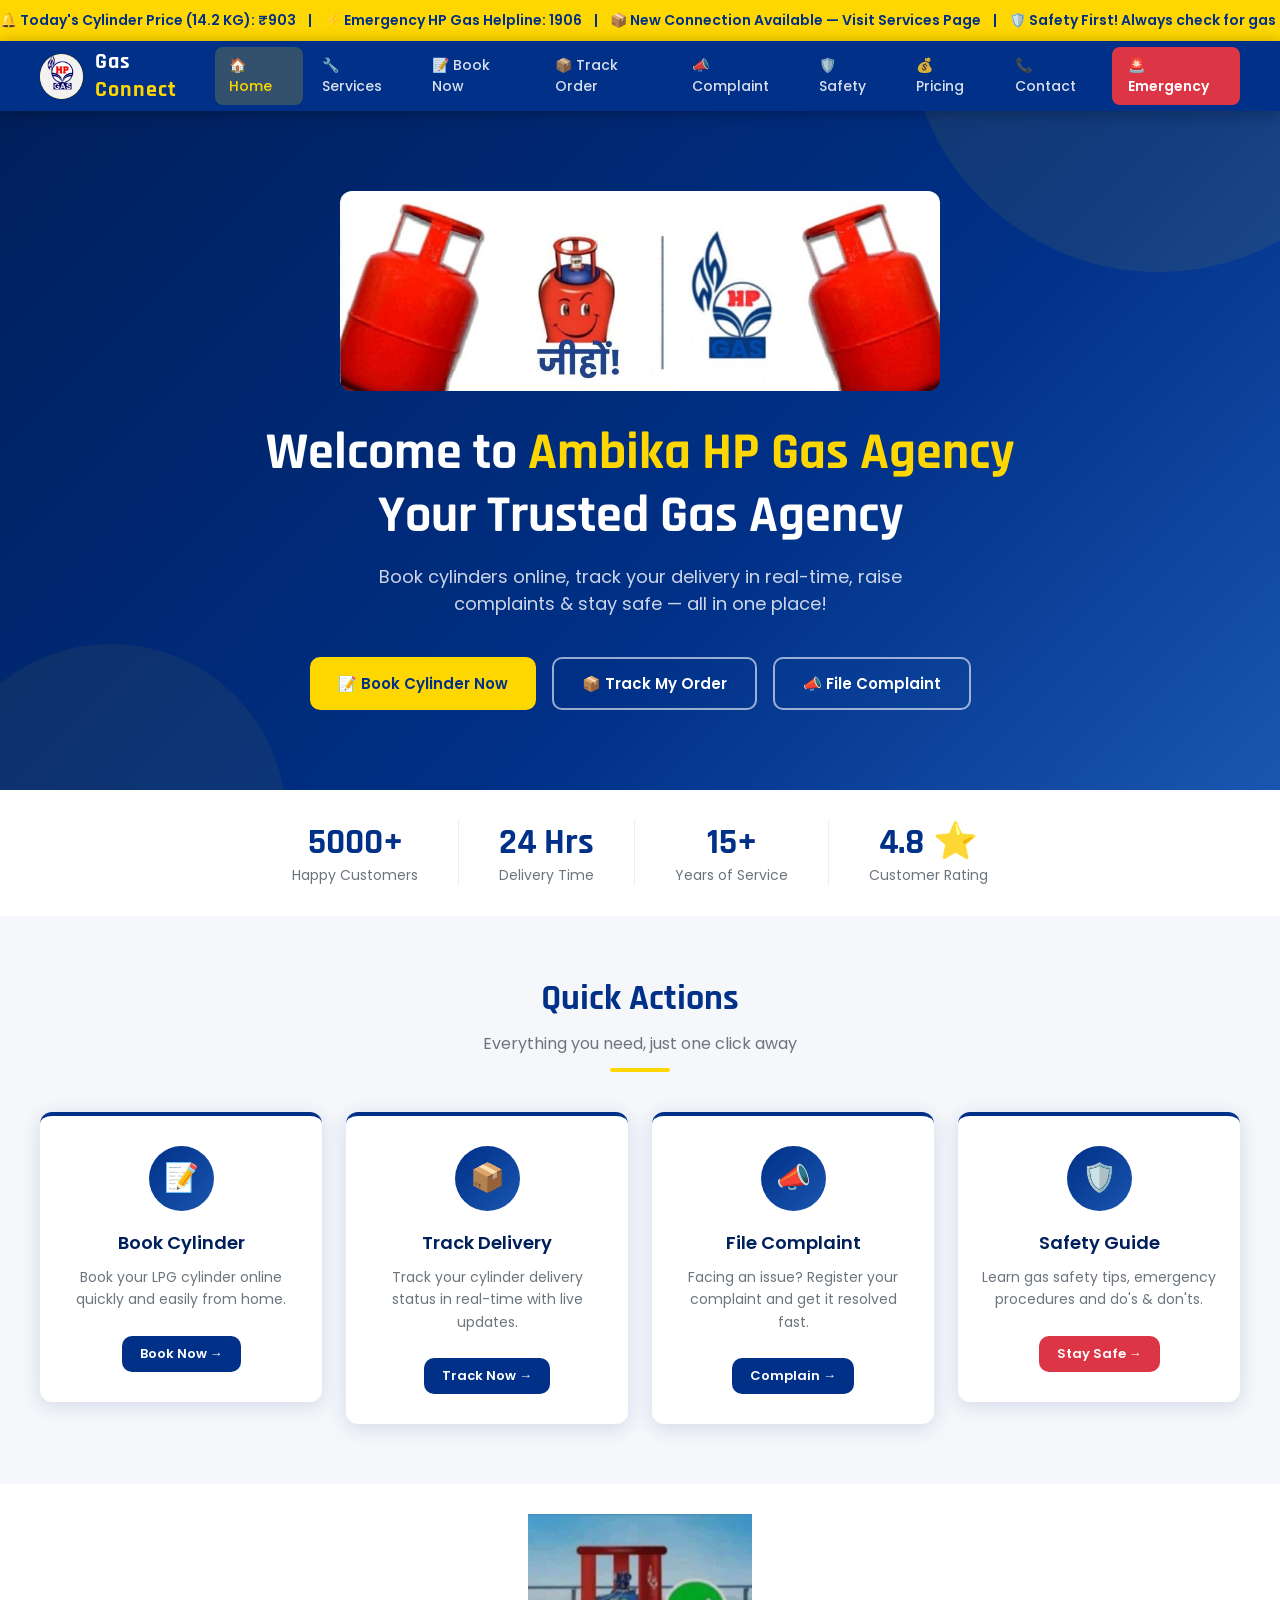
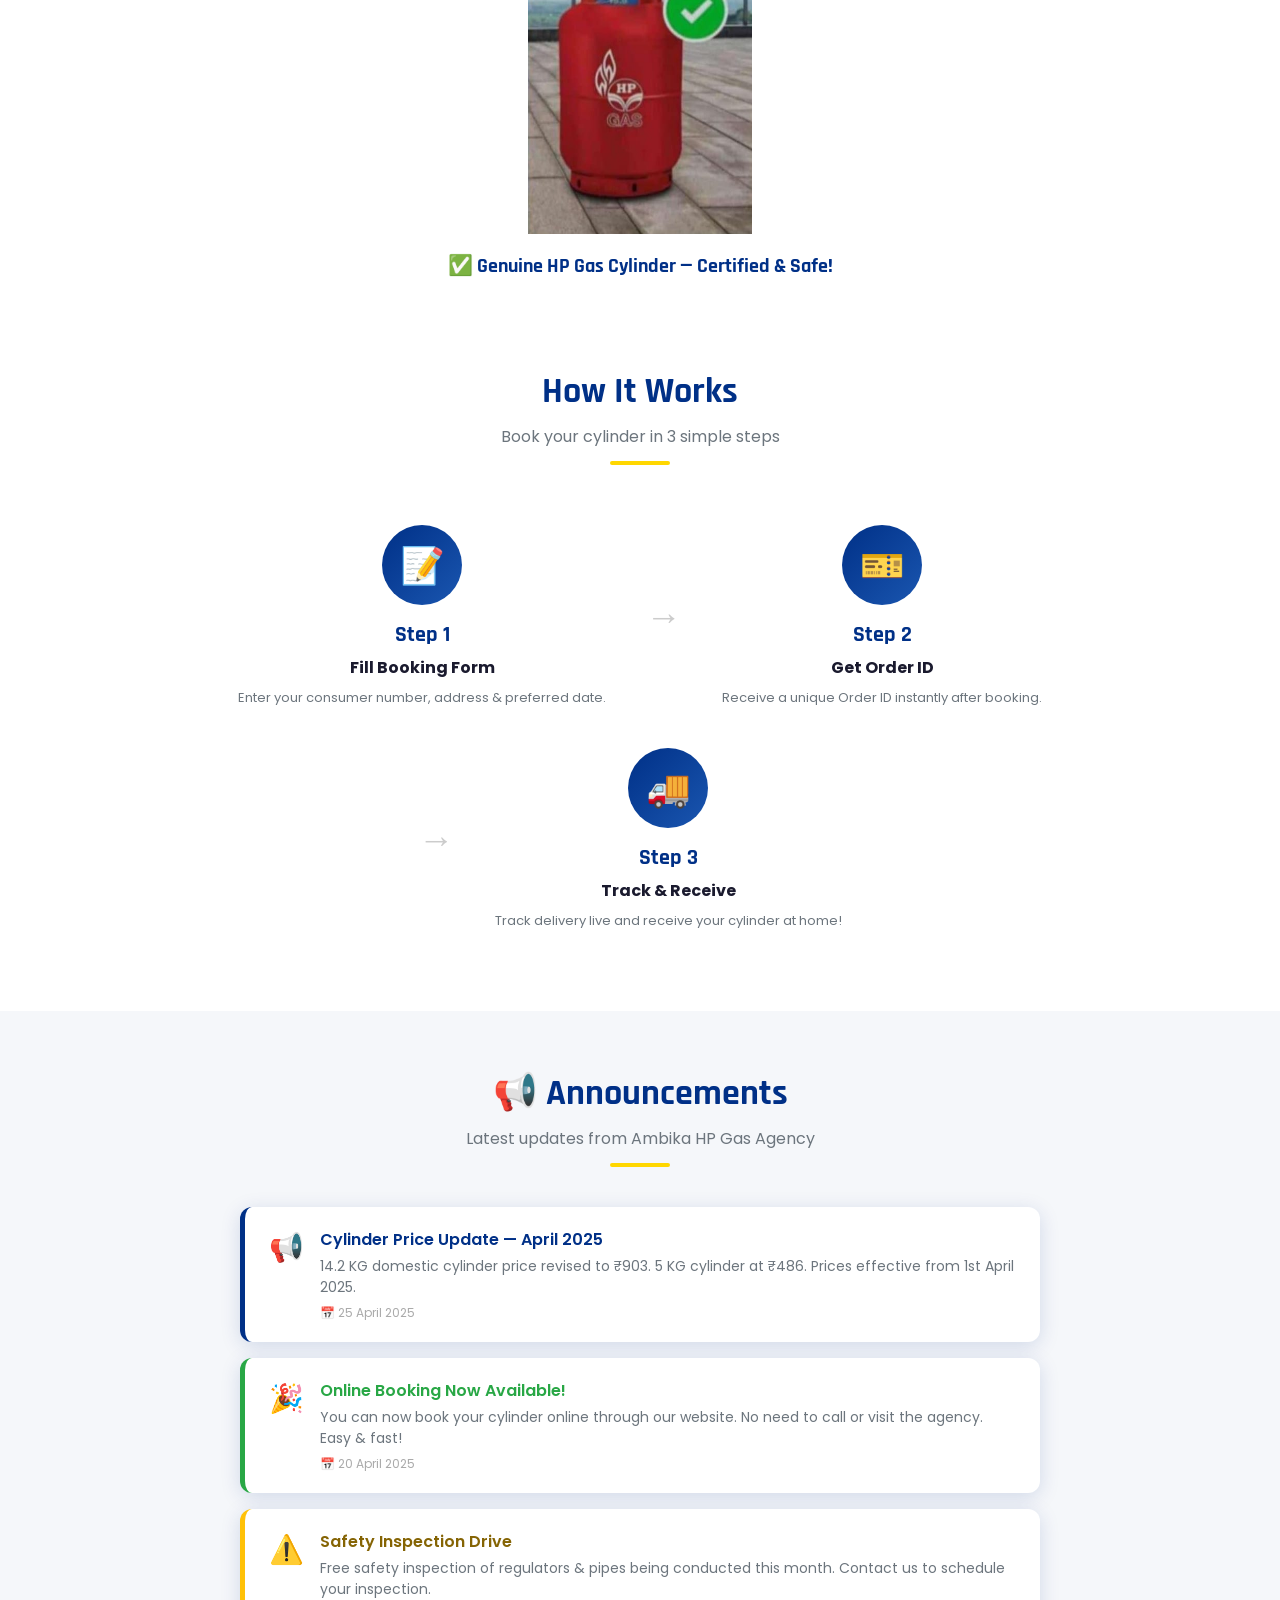
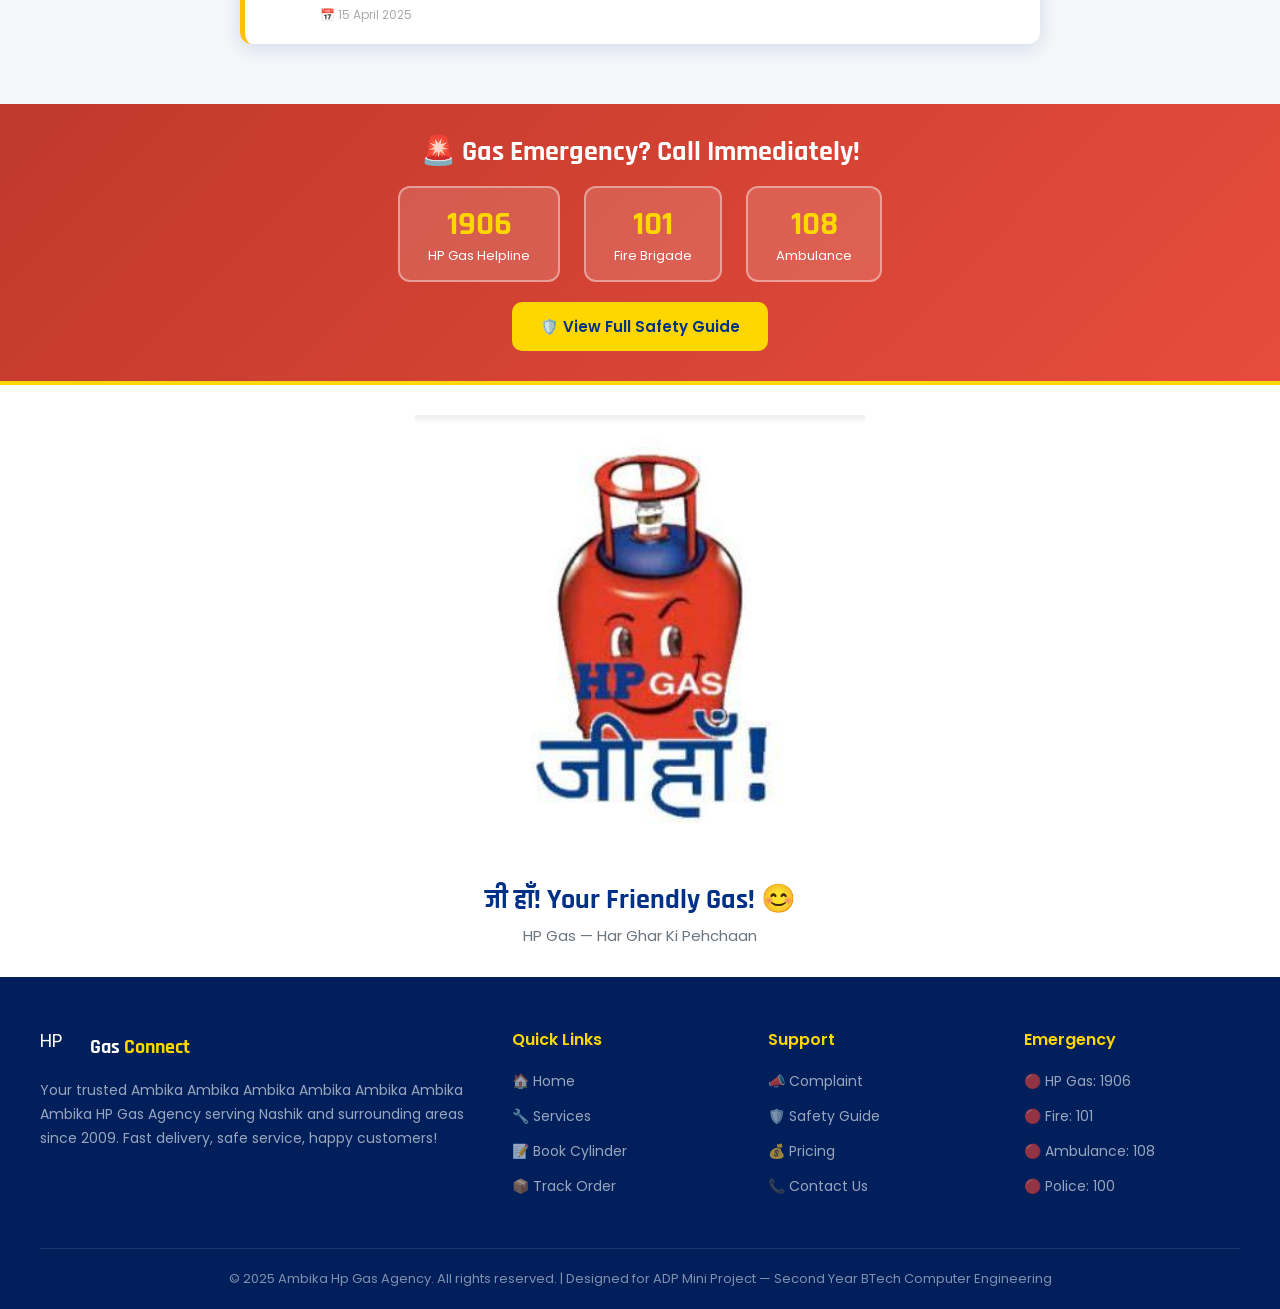
<file: index.html>
<!DOCTYPE html>
<html lang="en">
<head>
  <meta charset="UTF-8" />
  <meta name="viewport" content="width=device-width, initial-scale=1.0"/>
  <title>Ambika Ambika HP Gas Agency - Home</title>
  <link rel="stylesheet" href="css/style.css"/>
  <link href="https://fonts.googleapis.com/css2?family=Poppins:wght@300;400;500;600;700;800&family=Rajdhani:wght@500;600;700&display=swap" rel="stylesheet"/>
</head>
<body>

  <!-- TICKER BAR -->
  <div class="ticker-bar">
    <span class="ticker-content">
      🔔 Today's Cylinder Price (14.2 KG): ₹903 &nbsp;&nbsp;&nbsp;|&nbsp;&nbsp;&nbsp;
      ⚡ Emergency HP Gas Helpline: 1906 &nbsp;&nbsp;&nbsp;|&nbsp;&nbsp;&nbsp;
      📦 New Connection Available — Visit Services Page &nbsp;&nbsp;&nbsp;|&nbsp;&nbsp;&nbsp;
      🛡️ Safety First! Always check for gas leakage before lighting &nbsp;&nbsp;&nbsp;|&nbsp;&nbsp;&nbsp;
      🔔 Today's Cylinder Price (14.2 KG): ₹903 &nbsp;&nbsp;&nbsp;|&nbsp;&nbsp;&nbsp;
      ⚡ Emergency HP Gas Helpline: 1906 &nbsp;&nbsp;&nbsp;|&nbsp;&nbsp;&nbsp;
    </span>
  </div>

  <!-- NAVBAR -->
  <nav class="navbar">
    <div class="navbar-brand">
      <div class="logo-icon" style="padding:0; overflow:hidden;">
  <img src="images/logo.jpg.jpeg" style="width:45px; height:45px; border-radius:50%; object-fit:cover;"/>
</div>
      <div class="brand-text">Gas <span>Connect</span></div>
    </div>
    <div class="nav-links">
      <a href="index.html" class="active">🏠 Home</a>
      <a href="services.html">🔧 Services</a>
      <a href="booking.html">📝 Book Now</a>
      <a href="tracking.html">📦 Track Order</a>
      <a href="complaint.html">📣 Complaint</a>
      <a href="safety.html">🛡️ Safety</a>
      <a href="pricing.html">💰 Pricing</a>
      <a href="contact.html">📞 Contact</a>
      <a href="safety.html#emergency" class="nav-emergency">🚨 Emergency</a>
    </div>
  </nav>

  <!-- HERO SECTION -->
  <section class="hero">
    <img src="images/welcome.jpg.jpeg" style="width:100%; max-width:600px; border-radius:12px; margin-bottom:24px;"/>
    <div class="hero-content">
      <h1>Welcome to <span>Ambika HP Gas Agency</span><br/>Your Trusted Gas Agency</h1>
      <p>Book cylinders online, track your delivery in real-time, raise complaints & stay safe — all in one place!</p>
      <div class="hero-btns">
        <a href="booking.html" class="btn btn-primary">📝 Book Cylinder Now</a>
        <a href="tracking.html" class="btn btn-outline">📦 Track My Order</a>
        <a href="complaint.html" class="btn btn-outline">📣 File Complaint</a>
      </div>
    </div>
  </section>

  <!-- QUICK STATS -->
  <section style="background: white; padding: 30px 40px;">
    <div style="display:flex; justify-content:center; gap:40px; flex-wrap:wrap; max-width:900px; margin:0 auto; text-align:center;">
      <div>
        <div style="font-family:'Rajdhani',sans-serif; font-size:36px; font-weight:700; color:var(--hp-blue);">5000+</div>
        <div style="font-size:14px; color:var(--gray);">Happy Customers</div>
      </div>
      <div style="width:1px; background:#eee;"></div>
      <div>
        <div style="font-family:'Rajdhani',sans-serif; font-size:36px; font-weight:700; color:var(--hp-blue);">24 Hrs</div>
        <div style="font-size:14px; color:var(--gray);">Delivery Time</div>
      </div>
      <div style="width:1px; background:#eee;"></div>
      <div>
        <div style="font-family:'Rajdhani',sans-serif; font-size:36px; font-weight:700; color:var(--hp-blue);">15+</div>
        <div style="font-size:14px; color:var(--gray);">Years of Service</div>
      </div>
      <div style="width:1px; background:#eee;"></div>
      <div>
        <div style="font-family:'Rajdhani',sans-serif; font-size:36px; font-weight:700; color:var(--hp-blue);">4.8 ⭐</div>
        <div style="font-size:14px; color:var(--gray);">Customer Rating</div>
      </div>
    </div>
  </section>

  <!-- QUICK ACTIONS -->
  <section class="section" style="background: var(--light-gray);">
    <div class="section-title">
      <h2>Quick Actions</h2>
      <p>Everything you need, just one click away</p>
      <div class="underline"></div>
    </div>
    <div class="cards-grid">
      <a href="booking.html" style="text-decoration:none;">
        <div class="card">
          <div class="card-icon">📝</div>
          <h3>Book Cylinder</h3>
          <p>Book your LPG cylinder online quickly and easily from home.</p>
          <br/>
          <span class="btn btn-blue" style="font-size:13px; padding:8px 18px;">Book Now →</span>
        </div>
      </a>
      <a href="tracking.html" style="text-decoration:none;">
        <div class="card">
          <div class="card-icon">📦</div>
          <h3>Track Delivery</h3>
          <p>Track your cylinder delivery status in real-time with live updates.</p>
          <br/>
          <span class="btn btn-blue" style="font-size:13px; padding:8px 18px;">Track Now →</span>
        </div>
      </a>
      <a href="complaint.html" style="text-decoration:none;">
        <div class="card">
          <div class="card-icon">📣</div>
          <h3>File Complaint</h3>
          <p>Facing an issue? Register your complaint and get it resolved fast.</p>
          <br/>
          <span class="btn btn-blue" style="font-size:13px; padding:8px 18px;">Complain →</span>
        </div>
      </a>
      <a href="safety.html" style="text-decoration:none;">
        <div class="card">
          <div class="card-icon">🛡️</div>
          <h3>Safety Guide</h3>
          <p>Learn gas safety tips, emergency procedures and do's & don'ts.</p>
          <br/>
          <span class="btn btn-danger" style="font-size:13px; padding:8px 18px;">Stay Safe →</span>
        </div>
      </a>
    </div>
  </section>

  <!-- CYLINDER IMAGE -->
<div style="background:white; text-align:center; padding:30px;">
  <img src="images/cylinder1.jpg.jpeg" style="height:320px; object-fit:contain;"/>
  <p style="font-family:'Rajdhani',sans-serif; font-size:20px; color:var(--hp-blue); font-weight:700; margin-top:12px;">✅ Genuine HP Gas Cylinder — Certified & Safe!</p>
</div>
  <!-- HOW IT WORKS -->
  <section class="section" style="background: white;">
    <div class="section-title">
      <h2>How It Works</h2>
      <p>Book your cylinder in 3 simple steps</p>
      <div class="underline"></div>
    </div>
    <div style="display:flex; justify-content:center; align-items:center; gap:0; flex-wrap:wrap; max-width:900px; margin:0 auto;">
      <div style="text-align:center; padding:20px 30px;">
        <div style="width:80px; height:80px; background:linear-gradient(135deg,var(--hp-blue),#1a56b0); border-radius:50%; display:flex; align-items:center; justify-content:center; font-size:36px; margin:0 auto 16px;">📝</div>
        <div style="font-family:'Rajdhani',sans-serif; font-size:22px; font-weight:700; color:var(--hp-blue); margin-bottom:6px;">Step 1</div>
        <h3 style="font-size:16px; margin-bottom:8px;">Fill Booking Form</h3>
        <p style="font-size:13px; color:var(--gray);">Enter your consumer number, address & preferred date.</p>
      </div>
      <div style="font-size:36px; color:#ccc; padding:0 10px;">→</div>
      <div style="text-align:center; padding:20px 30px;">
        <div style="width:80px; height:80px; background:linear-gradient(135deg,var(--hp-blue),#1a56b0); border-radius:50%; display:flex; align-items:center; justify-content:center; font-size:36px; margin:0 auto 16px;">🎫</div>
        <div style="font-family:'Rajdhani',sans-serif; font-size:22px; font-weight:700; color:var(--hp-blue); margin-bottom:6px;">Step 2</div>
        <h3 style="font-size:16px; margin-bottom:8px;">Get Order ID</h3>
        <p style="font-size:13px; color:var(--gray);">Receive a unique Order ID instantly after booking.</p>
      </div>
      <div style="font-size:36px; color:#ccc; padding:0 10px;">→</div>
      <div style="text-align:center; padding:20px 30px;">
        <div style="width:80px; height:80px; background:linear-gradient(135deg,var(--hp-blue),#1a56b0); border-radius:50%; display:flex; align-items:center; justify-content:center; font-size:36px; margin:0 auto 16px;">🚚</div>
        <div style="font-family:'Rajdhani',sans-serif; font-size:22px; font-weight:700; color:var(--hp-blue); margin-bottom:6px;">Step 3</div>
        <h3 style="font-size:16px; margin-bottom:8px;">Track & Receive</h3>
        <p style="font-size:13px; color:var(--gray);">Track delivery live and receive your cylinder at home!</p>
      </div>
    </div>
  </section>

  <!-- ANNOUNCEMENTS -->
  <section class="section" style="background: var(--light-gray);">
    <div class="section-title">
      <h2>📢 Announcements</h2>
      <p>Latest updates from Ambika HP Gas Agency</p>
      <div class="underline"></div>
    </div>
    <div style="max-width:800px; margin:0 auto; display:flex; flex-direction:column; gap:16px;">
      <div style="background:white; border-radius:12px; padding:20px 24px; box-shadow:var(--shadow); border-left:5px solid var(--hp-blue); display:flex; gap:16px; align-items:flex-start;">
        <span style="font-size:28px;">📢</span>
        <div>
          <div style="font-weight:600; color:var(--hp-blue); margin-bottom:4px;">Cylinder Price Update — April 2025</div>
          <div style="font-size:14px; color:var(--gray);">14.2 KG domestic cylinder price revised to ₹903. 5 KG cylinder at ₹486. Prices effective from 1st April 2025.</div>
          <div style="font-size:12px; color:#aaa; margin-top:6px;">📅 25 April 2025</div>
        </div>
      </div>
      <div style="background:white; border-radius:12px; padding:20px 24px; box-shadow:var(--shadow); border-left:5px solid var(--success); display:flex; gap:16px; align-items:flex-start;">
        <span style="font-size:28px;">🎉</span>
        <div>
          <div style="font-weight:600; color:var(--success); margin-bottom:4px;">Online Booking Now Available!</div>
          <div style="font-size:14px; color:var(--gray);">You can now book your cylinder online through our website. No need to call or visit the agency. Easy & fast!</div>
          <div style="font-size:12px; color:#aaa; margin-top:6px;">📅 20 April 2025</div>
        </div>
      </div>
      <div style="background:white; border-radius:12px; padding:20px 24px; box-shadow:var(--shadow); border-left:5px solid var(--warning); display:flex; gap:16px; align-items:flex-start;">
        <span style="font-size:28px;">⚠️</span>
        <div>
          <div style="font-weight:600; color:#856404; margin-bottom:4px;">Safety Inspection Drive</div>
          <div style="font-size:14px; color:var(--gray);">Free safety inspection of regulators & pipes being conducted this month. Contact us to schedule your inspection.</div>
          <div style="font-size:12px; color:#aaa; margin-top:6px;">📅 15 April 2025</div>
        </div>
      </div>
    </div>
  </section>

  <!-- EMERGENCY STRIP -->
  <section style="background:linear-gradient(135deg,#c0392b,#e74c3c); color:white; padding:30px 40px; text-align:center;">
    <h2 style="font-family:'Rajdhani',sans-serif; font-size:28px; margin-bottom:16px;">🚨 Gas Emergency? Call Immediately!</h2>
    <div style="display:flex; justify-content:center; gap:24px; flex-wrap:wrap;">
      <div style="background:rgba(255,255,255,0.15); border:2px solid rgba(255,255,255,0.4); border-radius:12px; padding:14px 28px; text-align:center;">
        <div style="font-family:'Rajdhani',sans-serif; font-size:34px; font-weight:700; color:var(--hp-yellow);">1906</div>
        <div style="font-size:13px;">HP Gas Helpline</div>
      </div>
      <div style="background:rgba(255,255,255,0.15); border:2px solid rgba(255,255,255,0.4); border-radius:12px; padding:14px 28px; text-align:center;">
        <div style="font-family:'Rajdhani',sans-serif; font-size:34px; font-weight:700; color:var(--hp-yellow);">101</div>
        <div style="font-size:13px;">Fire Brigade</div>
      </div>
      <div style="background:rgba(255,255,255,0.15); border:2px solid rgba(255,255,255,0.4); border-radius:12px; padding:14px 28px; text-align:center;">
        <div style="font-family:'Rajdhani',sans-serif; font-size:34px; font-weight:700; color:var(--hp-yellow);">108</div>
        <div style="font-size:13px;">Ambulance</div>
      </div>
    </div>
    <div style="margin-top:20px;">
      <a href="safety.html" class="btn btn-primary">🛡️ View Full Safety Guide</a>
    </div>
  </section>

  <!-- MASCOT SECTION -->
<div style="background:white; text-align:center; padding:30px 40px; border-top:4px solid var(--hp-yellow);">
  <img src="images/mascot.jpg.jpeg" style="height:450px; object-fit:contain;"/>
  <p style="font-family:'Rajdhani',sans-serif; font-size:28px; color:var(--hp-blue); font-weight:700; margin-top:10px;">जी हाँ! Your Friendly Gas! 😊</p>
  <p style="color:var(--gray); font-size:15px; margin-top:6px;">HP Gas — Har Ghar Ki Pehchaan</p>
</div>

  <!-- FOOTER -->
  <footer class="footer">
    <div class="footer-grid">
      <div class="footer-brand">
        <div style="display:flex; align-items:center; gap:10px; margin-bottom:10px;">
          <div class="logo-icon" style="width:40px; height:40px; font-size:18px;">HP</div>
          <div style="font-family:'Rajdhani',sans-serif; font-size:20px; font-weight:700; color:white;">Gas <span style="color:var(--hp-yellow);">Connect</span></div>
        </div>
        <p>Your trusted Ambika Ambika Ambika Ambika Ambika Ambika Ambika HP Gas Agency serving Nashik and surrounding areas since 2009. Fast delivery, safe service, happy customers!</p>
      </div>
      <div>
        <h4>Quick Links</h4>
        <ul>
          <li><a href="index.html">🏠 Home</a></li>
          <li><a href="services.html">🔧 Services</a></li>
          <li><a href="booking.html">📝 Book Cylinder</a></li>
          <li><a href="tracking.html">📦 Track Order</a></li>
        </ul>
      </div>
      <div>
        <h4>Support</h4>
        <ul>
          <li><a href="complaint.html">📣 Complaint</a></li>
          <li><a href="safety.html">🛡️ Safety Guide</a></li>
          <li><a href="pricing.html">💰 Pricing</a></li>
          <li><a href="contact.html">📞 Contact Us</a></li>
        </ul>
      </div>
      <div>
        <h4>Emergency</h4>
        <ul>
          <li><a href="#">🔴 HP Gas: 1906</a></li>
          <li><a href="#">🔴 Fire: 101</a></li>
          <li><a href="#">🔴 Ambulance: 108</a></li>
          <li><a href="#">🔴 Police: 100</a></li>
        </ul>
      </div>
    </div>
    <div class="footer-bottom">
      <p>© 2025 Ambika Hp Gas Agency. All rights reserved. | Designed for ADP Mini Project — Second Year BTech Computer Engineering</p>
    </div>
  </footer>

  <script src="js/script.js"></script>
</body>
</html>
</file>
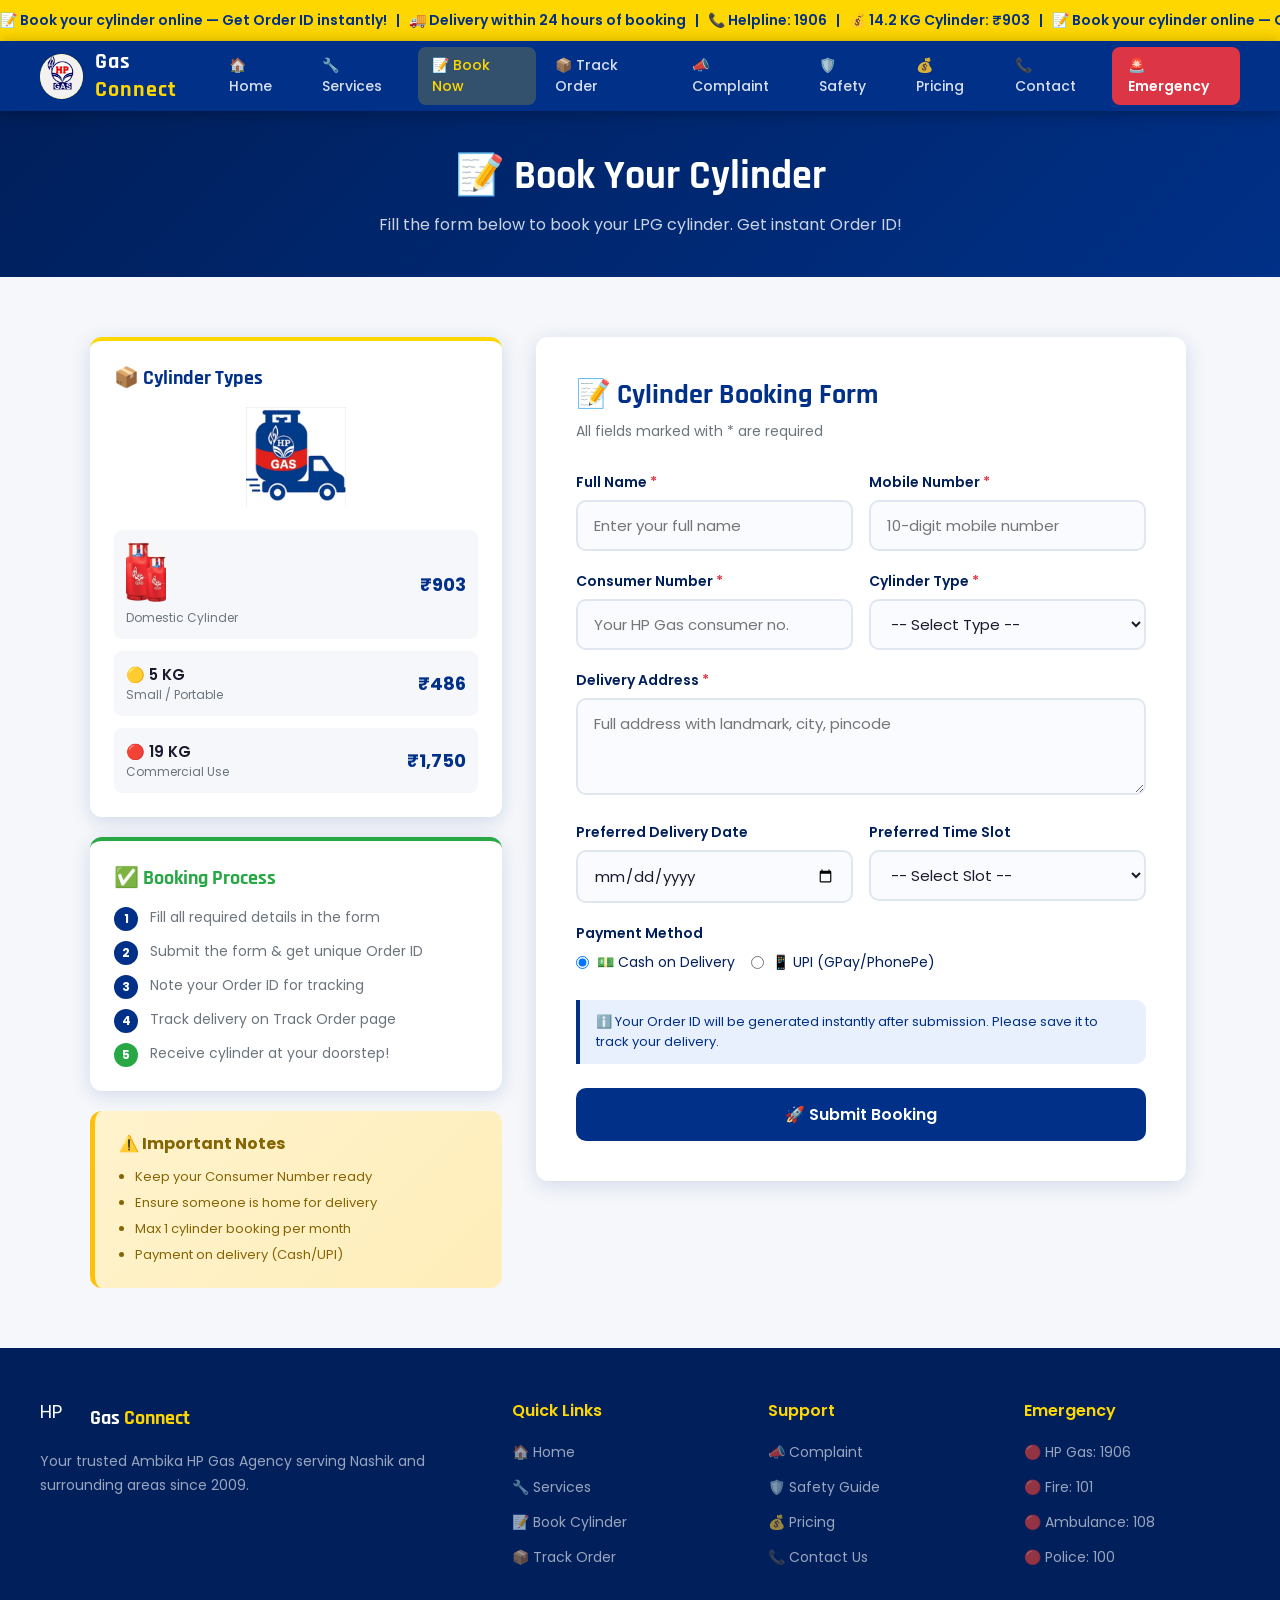
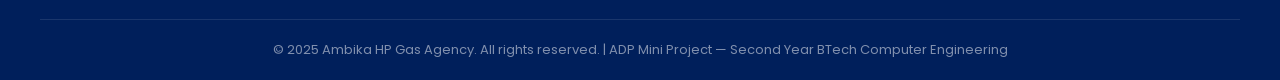
<file: booking.html>
<!DOCTYPE html>
<html lang="en">
<head>
  <meta charset="UTF-8" />
  <meta name="viewport" content="width=device-width, initial-scale=1.0"/>
  <title>Ambika HP Gas Agency - Book Cylinder</title>
  <link rel="stylesheet" href="css/style.css"/>
  <link href="https://fonts.googleapis.com/css2?family=Poppins:wght@300;400;500;600;700;800&family=Rajdhani:wght@500;600;700&display=swap" rel="stylesheet"/>
</head>
<body>

  <!-- TICKER -->
  <div class="ticker-bar">
    <span class="ticker-content">
      📝 Book your cylinder online — Get Order ID instantly! &nbsp;&nbsp;|&nbsp;&nbsp;
      🚚 Delivery within 24 hours of booking &nbsp;&nbsp;|&nbsp;&nbsp;
      📞 Helpline: 1906 &nbsp;&nbsp;|&nbsp;&nbsp;
      💰 14.2 KG Cylinder: ₹903 &nbsp;&nbsp;|&nbsp;&nbsp;
      📝 Book your cylinder online — Get Order ID instantly! &nbsp;&nbsp;|&nbsp;&nbsp;
    </span>
  </div>

  <!-- NAVBAR -->
  <nav class="navbar">
    <div class="navbar-brand">
      <div class="logo-icon" style="padding:0; overflow:hidden;">
  <img src="images/logo.jpg.jpeg" style="width:45px; height:45px; border-radius:50%; object-fit:cover;"/>
</div>
      <div class="brand-text">Gas <span>Connect</span></div>
    </div>
    <div class="nav-links">
      <a href="index.html">🏠 Home</a>
      <a href="services.html">🔧 Services</a>
      <a href="booking.html" class="active">📝 Book Now</a>
      <a href="tracking.html">📦 Track Order</a>
      <a href="complaint.html">📣 Complaint</a>
      <a href="safety.html">🛡️ Safety</a>
      <a href="pricing.html">💰 Pricing</a>
      <a href="contact.html">📞 Contact</a>
      <a href="safety.html#emergency" class="nav-emergency">🚨 Emergency</a>
    </div>
  </nav>

  <!-- PAGE HEADER -->
  <section style="background:linear-gradient(135deg,var(--hp-dark-blue),var(--hp-blue)); color:white; padding:40px; text-align:center;">
    <h1 style="font-family:'Rajdhani',sans-serif; font-size:40px; font-weight:700; margin-bottom:10px;">📝 Book Your Cylinder</h1>
    <p style="font-size:16px; color:rgba(255,255,255,0.8);">Fill the form below to book your LPG cylinder. Get instant Order ID!</p>
  </section>

  <!-- BOOKING SECTION -->
  <section class="section">
    <div style="display:grid; grid-template-columns:1fr 1.6fr; gap:30px; max-width:1100px; margin:0 auto;">

      <!-- LEFT: INFO CARDS -->
      <div style="display:flex; flex-direction:column; gap:20px;">

        <div style="background:white; border-radius:var(--radius); padding:24px; box-shadow:var(--shadow); border-top:4px solid var(--hp-yellow);">
          <h3 style="font-family:'Rajdhani',sans-serif; font-size:20px; color:var(--hp-blue); margin-bottom:16px;">📦 Cylinder Types</h3>
          <div style="text-align:center; margin-bottom:16px;">
  <img src="images/delivery.jpg.jpeg" style="height:100px; object-fit:contain;"/>
</div>
          <div style="display:flex; flex-direction:column; gap:12px;">
            <div style="display:flex; justify-content:space-between; align-items:center; padding:12px; background:var(--light-gray); border-radius:8px;">
              <div>
                <img src="images/cylinders.jpg.jpeg" style="height:60px; object-fit:contain;"/>
                <div style="font-size:12px; color:var(--gray);">Domestic Cylinder</div>
              </div>
              <div style="font-weight:700; color:var(--hp-blue); font-size:18px;">₹903</div>
            </div>
            <div style="display:flex; justify-content:space-between; align-items:center; padding:12px; background:var(--light-gray); border-radius:8px;">
              <div>
                <div style="font-weight:600; font-size:15px;">🟡 5 KG</div>
                <div style="font-size:12px; color:var(--gray);">Small / Portable</div>
              </div>
              <div style="font-weight:700; color:var(--hp-blue); font-size:18px;">₹486</div>
            </div>
            <div style="display:flex; justify-content:space-between; align-items:center; padding:12px; background:var(--light-gray); border-radius:8px;">
              <div>
                <div style="font-weight:600; font-size:15px;">🔴 19 KG</div>
                <div style="font-size:12px; color:var(--gray);">Commercial Use</div>
              </div>
              <div style="font-weight:700; color:var(--hp-blue); font-size:18px;">₹1,750</div>
            </div>
          </div>
        </div>

        <div style="background:white; border-radius:var(--radius); padding:24px; box-shadow:var(--shadow); border-top:4px solid var(--success);">
          <h3 style="font-family:'Rajdhani',sans-serif; font-size:20px; color:var(--success); margin-bottom:16px;">✅ Booking Process</h3>
          <div style="display:flex; flex-direction:column; gap:10px;">
            <div style="display:flex; gap:12px; align-items:flex-start;">
              <span style="background:var(--hp-blue); color:white; width:24px; height:24px; border-radius:50%; display:flex; align-items:center; justify-content:center; font-size:12px; font-weight:700; flex-shrink:0;">1</span>
              <span style="font-size:14px; color:var(--gray);">Fill all required details in the form</span>
            </div>
            <div style="display:flex; gap:12px; align-items:flex-start;">
              <span style="background:var(--hp-blue); color:white; width:24px; height:24px; border-radius:50%; display:flex; align-items:center; justify-content:center; font-size:12px; font-weight:700; flex-shrink:0;">2</span>
              <span style="font-size:14px; color:var(--gray);">Submit the form & get unique Order ID</span>
            </div>
            <div style="display:flex; gap:12px; align-items:flex-start;">
              <span style="background:var(--hp-blue); color:white; width:24px; height:24px; border-radius:50%; display:flex; align-items:center; justify-content:center; font-size:12px; font-weight:700; flex-shrink:0;">3</span>
              <span style="font-size:14px; color:var(--gray);">Note your Order ID for tracking</span>
            </div>
            <div style="display:flex; gap:12px; align-items:flex-start;">
              <span style="background:var(--hp-blue); color:white; width:24px; height:24px; border-radius:50%; display:flex; align-items:center; justify-content:center; font-size:12px; font-weight:700; flex-shrink:0;">4</span>
              <span style="font-size:14px; color:var(--gray);">Track delivery on Track Order page</span>
            </div>
            <div style="display:flex; gap:12px; align-items:flex-start;">
              <span style="background:var(--success); color:white; width:24px; height:24px; border-radius:50%; display:flex; align-items:center; justify-content:center; font-size:12px; font-weight:700; flex-shrink:0;">5</span>
              <span style="font-size:14px; color:var(--gray);">Receive cylinder at your doorstep!</span>
            </div>
          </div>
        </div>

        <div style="background:linear-gradient(135deg,#fff3cd,#ffeeba); border-radius:var(--radius); padding:20px 24px; border-left:5px solid var(--warning);">
          <h4 style="color:#856404; margin-bottom:8px;">⚠️ Important Notes</h4>
          <ul style="font-size:13px; color:#856404; line-height:2; padding-left:16px; list-style:disc;">
            <li>Keep your Consumer Number ready</li>
            <li>Ensure someone is home for delivery</li>
            <li>Max 1 cylinder booking per month</li>
            <li>Payment on delivery (Cash/UPI)</li>
          </ul>
        </div>

      </div>

      <!-- RIGHT: BOOKING FORM -->
      <div>
        <div class="form-container">
          <div class="form-title">📝 Cylinder Booking Form</div>
          <div class="form-subtitle">All fields marked with * are required</div>

          <div id="bookingAlert"></div>

          <form id="bookingForm">

            <div class="form-row">
              <div class="form-group">
                <label>Full Name <span class="required">*</span></label>
                <input type="text" id="customerName" class="form-control" placeholder="Enter your full name"/>
              </div>
              <div class="form-group">
                <label>Mobile Number <span class="required">*</span></label>
                <input type="tel" id="phone" class="form-control" placeholder="10-digit mobile number" maxlength="10"/>
              </div>
            </div>

            <div class="form-row">
              <div class="form-group">
                <label>Consumer Number <span class="required">*</span></label>
                <input type="text" id="consumerNo" class="form-control" placeholder="Your HP Gas consumer no."/>
              </div>
              <div class="form-group">
                <label>Cylinder Type <span class="required">*</span></label>
                <select id="cylinderType" class="form-control">
                  <option value="">-- Select Type --</option>
                  <option value="14.2 KG Domestic (₹903)">14.2 KG Domestic (₹903)</option>
                  <option value="5 KG Portable (₹486)">5 KG Portable (₹486)</option>
                  <option value="19 KG Commercial (₹1750)">19 KG Commercial (₹1750)</option>
                </select>
              </div>
            </div>

            <div class="form-group">
              <label>Delivery Address <span class="required">*</span></label>
              <textarea id="address" class="form-control" rows="3" placeholder="Full address with landmark, city, pincode"></textarea>
            </div>

            <div class="form-row">
              <div class="form-group">
                <label>Preferred Delivery Date</label>
                <input type="date" id="prefDate" class="form-control"/>
              </div>
              <div class="form-group">
                <label>Preferred Time Slot</label>
                <select id="timeSlot" class="form-control">
                  <option value="">-- Select Slot --</option>
                  <option value="Morning (9AM - 12PM)">Morning (9AM - 12PM)</option>
                  <option value="Afternoon (12PM - 3PM)">Afternoon (12PM - 3PM)</option>
                  <option value="Evening (3PM - 6PM)">Evening (3PM - 6PM)</option>
                </select>
              </div>
            </div>

            <div class="form-group">
              <label>Payment Method</label>
              <div style="display:flex; gap:16px; flex-wrap:wrap; margin-top:8px;">
                <label style="display:flex; align-items:center; gap:8px; font-weight:400; cursor:pointer;">
                  <input type="radio" name="payment" value="Cash on Delivery" checked/> 💵 Cash on Delivery
                </label>
                <label style="display:flex; align-items:center; gap:8px; font-weight:400; cursor:pointer;">
                  <input type="radio" name="payment" value="UPI"/> 📱 UPI (GPay/PhonePe)
                </label>
              </div>
            </div>

            <div class="form-note">
              ℹ️ Your Order ID will be generated instantly after submission. Please save it to track your delivery.
            </div>

            <button type="submit" class="btn btn-blue" style="width:100%; justify-content:center; font-size:16px; padding:14px;">
              🚀 Submit Booking
            </button>
          </form>
        </div>

        <!-- SUCCESS MESSAGE -->
        <div class="order-success" id="orderSuccess">
          <div style="font-size:48px; margin-bottom:12px;">🎉</div>
          <h2 style="font-family:'Rajdhani',sans-serif; font-size:28px; color:var(--success); margin-bottom:8px;">Booking Confirmed!</h2>
          <p style="color:var(--gray); margin-bottom:16px;">Your cylinder has been successfully booked.</p>

          <div style="background:white; border-radius:12px; padding:20px; margin-bottom:20px; text-align:left;">
            <div style="display:flex; justify-content:space-between; margin-bottom:10px;">
              <span style="font-size:14px; color:var(--gray);">Your Order ID:</span>
            </div>
            <div class="order-id-badge" id="displayOrderID">HPG2025----</div>

            <div style="margin-top:16px; display:flex; flex-direction:column; gap:8px;">
              <div style="display:flex; justify-content:space-between; font-size:14px;">
                <span style="color:var(--gray);">Customer Name:</span>
                <span style="font-weight:600;" id="displayName">-</span>
              </div>
              <div style="display:flex; justify-content:space-between; font-size:14px;">
                <span style="color:var(--gray);">Cylinder Type:</span>
                <span style="font-weight:600;" id="displayCylType">-</span>
              </div>
              <div style="display:flex; justify-content:space-between; font-size:14px;">
                <span style="color:var(--gray);">Expected Delivery:</span>
                <span style="font-weight:600; color:var(--hp-blue);" id="displayDelivery">-</span>
              </div>
            </div>
          </div>

          <div style="background:#fff3cd; border-radius:10px; padding:14px; margin-bottom:20px; font-size:13px; color:#856404;">
            ⚠️ <strong>Save your Order ID!</strong> You will need it to track your delivery.
          </div>

          <div style="display:flex; gap:12px; justify-content:center; flex-wrap:wrap;">
            <a href="tracking.html" class="btn btn-blue">📦 Track My Order</a>
            <a href="booking.html" class="btn btn-outline" style="color:var(--hp-blue); border-color:var(--hp-blue);">📝 Book Another</a>
          </div>
        </div>

      </div>
    </div>
  </section>

  <!-- FOOTER -->
  <footer class="footer">
    <div class="footer-grid">
      <div class="footer-brand">
        <div style="display:flex; align-items:center; gap:10px; margin-bottom:10px;">
          <div class="logo-icon" style="width:40px; height:40px; font-size:18px;">HP</div>
          <div style="font-family:'Rajdhani',sans-serif; font-size:20px; font-weight:700; color:white;">Gas <span style="color:var(--hp-yellow);">Connect</span></div>
        </div>
        <p>Your trusted Ambika HP Gas Agency serving Nashik and surrounding areas since 2009.</p>
      </div>
      <div>
        <h4>Quick Links</h4>
        <ul>
          <li><a href="index.html">🏠 Home</a></li>
          <li><a href="services.html">🔧 Services</a></li>
          <li><a href="booking.html">📝 Book Cylinder</a></li>
          <li><a href="tracking.html">📦 Track Order</a></li>
        </ul>
      </div>
      <div>
        <h4>Support</h4>
        <ul>
          <li><a href="complaint.html">📣 Complaint</a></li>
          <li><a href="safety.html">🛡️ Safety Guide</a></li>
          <li><a href="pricing.html">💰 Pricing</a></li>
          <li><a href="contact.html">📞 Contact Us</a></li>
        </ul>
      </div>
      <div>
        <h4>Emergency</h4>
        <ul>
          <li><a href="#">🔴 HP Gas: 1906</a></li>
          <li><a href="#">🔴 Fire: 101</a></li>
          <li><a href="#">🔴 Ambulance: 108</a></li>
          <li><a href="#">🔴 Police: 100</a></li>
        </ul>
      </div>
    </div>
    <div class="footer-bottom">
      <p>© 2025 Ambika HP Gas Agency. All rights reserved. | ADP Mini Project — Second Year BTech Computer Engineering</p>
    </div>
  </footer>

  <script src="js/script.js"></script>
</body>
</html>
</file>
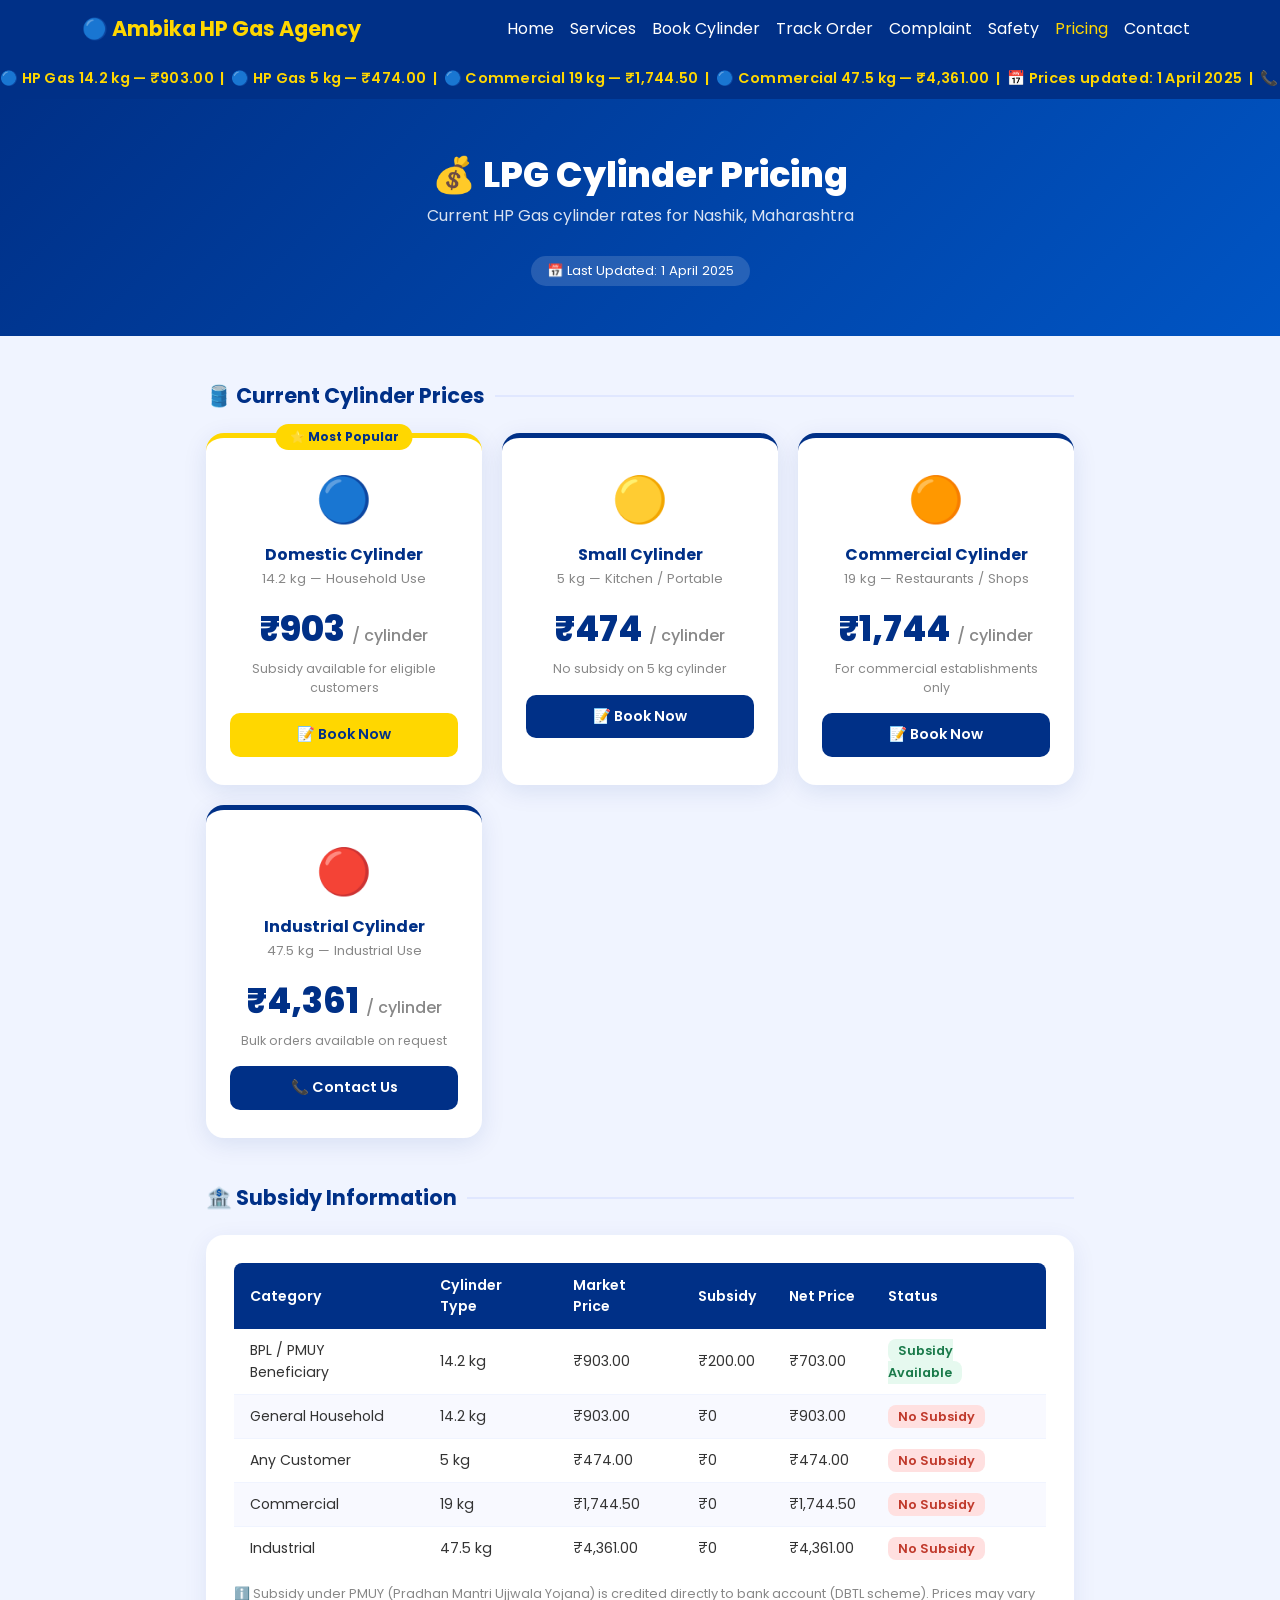
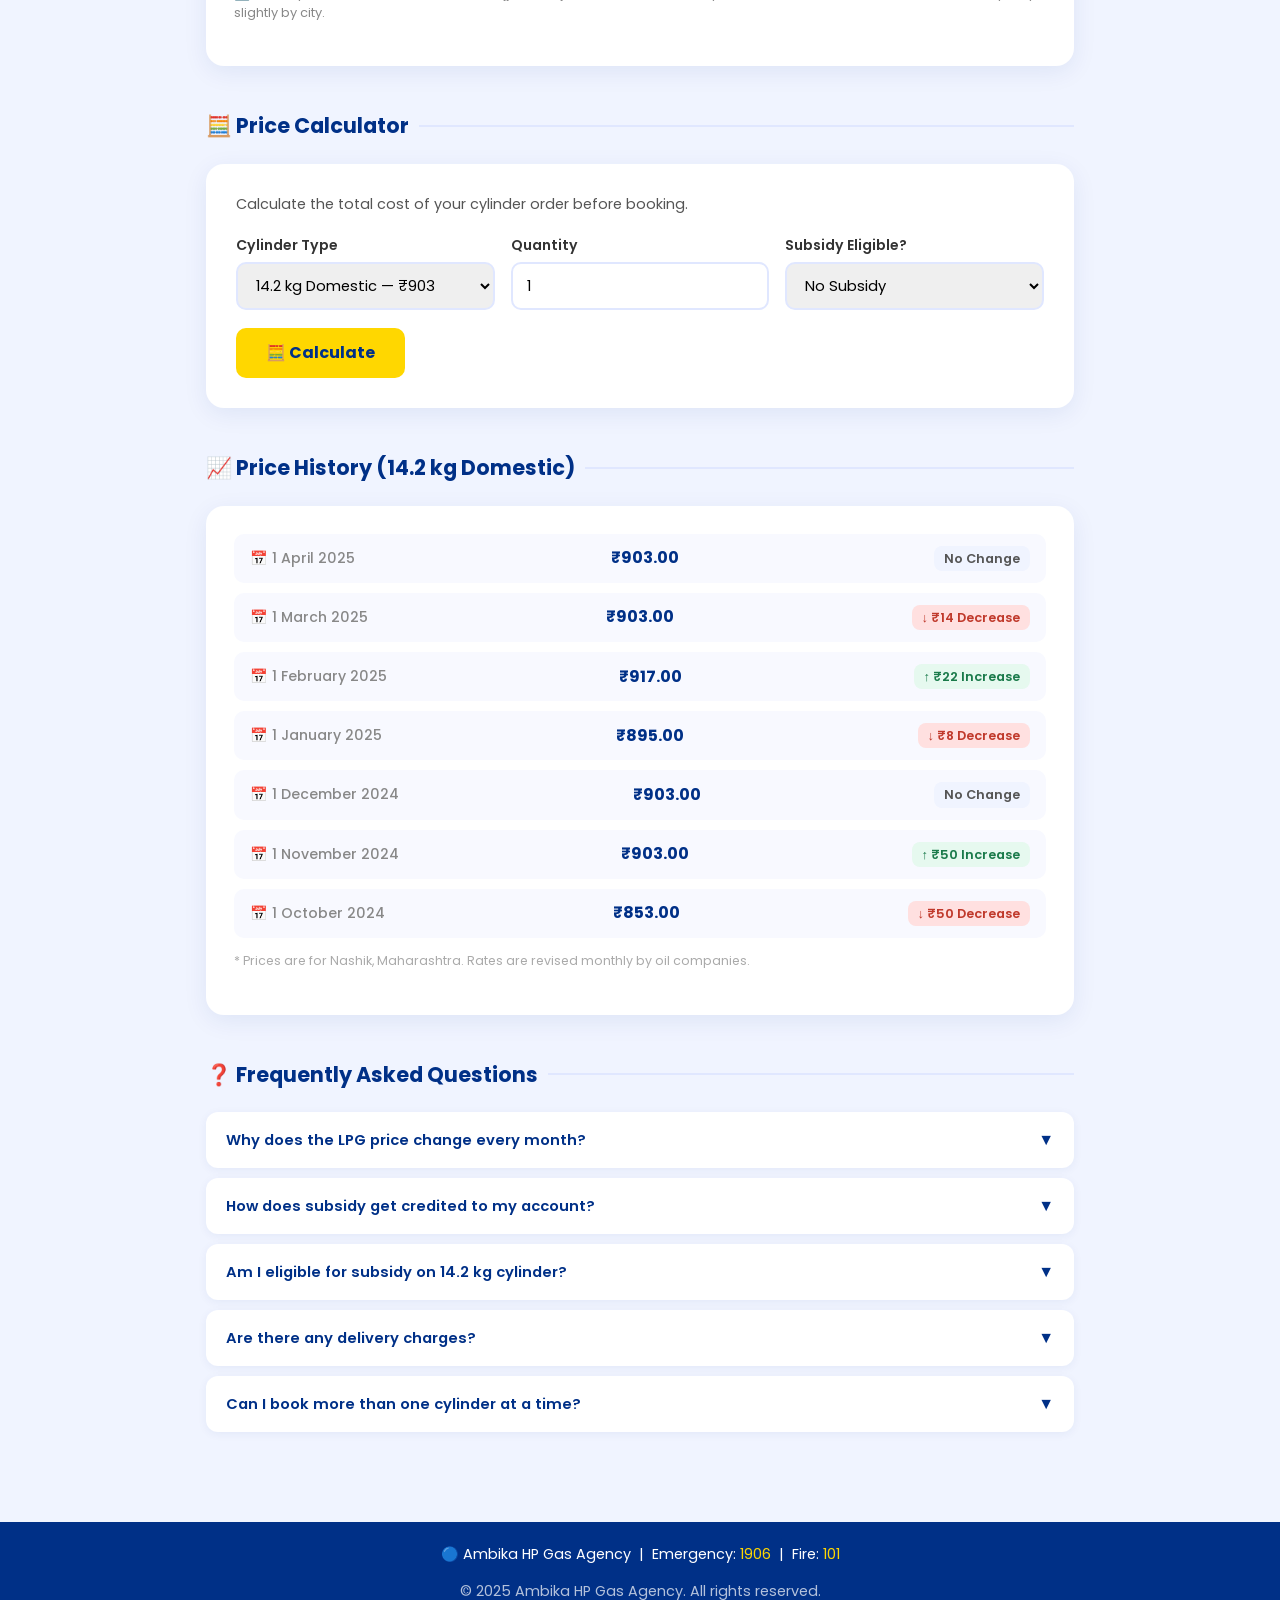
<file: pricing.html>
<!DOCTYPE html>
<html lang="en">
<head>
  <meta charset="UTF-8" />
  <meta name="viewport" content="width=device-width, initial-scale=1.0"/>
  <title>Pricing – Ambika HP Gas Agency</title>
  <link href="https://cdn.jsdelivr.net/npm/bootstrap@5.3.0/dist/css/bootstrap.min.css" rel="stylesheet"/>
  <link href="https://fonts.googleapis.com/css2?family=Poppins:wght@400;500;600;700;800&display=swap" rel="stylesheet"/>
  <style>
    * { box-sizing: border-box; margin: 0; padding: 0; }
    body { font-family: 'Poppins', sans-serif; background: #f0f4ff; }

    /* NAVBAR */
    .navbar { background: #003087; }
    .navbar-brand { color: #FFD700 !important; font-weight: 700; font-size: 1.3rem; }
    .nav-link { color: #fff !important; }
    .nav-link:hover, .nav-link.active { color: #FFD700 !important; }

    /* TICKER */
    .price-ticker {
      background: #003087;
      color: #FFD700;
      padding: 9px 0;
      overflow: hidden;
      white-space: nowrap;
    }
    .ticker-inner {
      display: inline-block;
      animation: tickerScroll 22s linear infinite;
      font-weight: 600;
      font-size: 0.9rem;
      letter-spacing: 0.3px;
    }
    @keyframes tickerScroll {
      from { transform: translateX(100vw); }
      to   { transform: translateX(-100%); }
    }

    /* HERO */
    .pricing-hero {
      background: linear-gradient(135deg, #003087 0%, #0055c4 100%);
      color: white;
      padding: 55px 0 50px;
      text-align: center;
    }
    .pricing-hero h1 { font-size: 2.2rem; font-weight: 800; }
    .pricing-hero p  { opacity: 0.85; font-size: 1rem; margin-top: 8px; }
    .last-updated {
      display: inline-block;
      background: rgba(255,255,255,0.15);
      border-radius: 20px;
      padding: 5px 16px;
      font-size: 0.82rem;
      margin-top: 12px;
    }

    /* SECTION */
    .section { max-width: 900px; margin: 0 auto; padding: 44px 16px 0; }
    .sec-title {
      font-size: 1.3rem;
      font-weight: 700;
      color: #003087;
      margin-bottom: 22px;
      display: flex;
      align-items: center;
      gap: 10px;
    }
    .sec-title::after {
      content: '';
      flex: 1;
      height: 2px;
      background: #e0e7ff;
    }

    /* PRICE CARDS */
    .price-grid { display: grid; grid-template-columns: repeat(auto-fit, minmax(240px, 1fr)); gap: 20px; }
    .price-card {
      background: white;
      border-radius: 18px;
      padding: 28px 24px;
      box-shadow: 0 6px 24px rgba(0,48,135,0.10);
      text-align: center;
      position: relative;
      transition: transform 0.2s;
      border-top: 5px solid #003087;
    }
    .price-card:hover { transform: translateY(-6px); }
    .price-card.popular { border-top-color: #FFD700; }
    .popular-badge {
      position: absolute;
      top: -14px; left: 50%;
      transform: translateX(-50%);
      background: #FFD700;
      color: #003087;
      font-size: 0.75rem;
      font-weight: 700;
      padding: 4px 14px;
      border-radius: 20px;
      white-space: nowrap;
    }
    .cyl-icon { font-size: 2.8rem; display: block; margin-bottom: 10px; }
    .cyl-name { font-size: 1rem; font-weight: 700; color: #003087; }
    .cyl-weight { font-size: 0.82rem; color: #888; margin-top: 2px; }
    .cyl-price {
      font-size: 2.2rem;
      font-weight: 800;
      color: #003087;
      margin: 14px 0 4px;
    }
    .cyl-price span { font-size: 1rem; font-weight: 500; color: #888; }
    .price-note { font-size: 0.78rem; color: #888; margin-bottom: 16px; }
    .btn-book {
      display: block;
      background: #003087;
      color: white;
      border-radius: 10px;
      padding: 11px;
      font-weight: 600;
      font-size: 0.9rem;
      text-decoration: none;
      transition: background 0.2s;
    }
    .btn-book:hover { background: #0044cc; color: white; }
    .price-card.popular .btn-book { background: #FFD700; color: #003087; }
    .price-card.popular .btn-book:hover { background: #e6c200; }

    /* SUBSIDY TABLE */
    .subsidy-card {
      background: white;
      border-radius: 18px;
      padding: 28px;
      box-shadow: 0 6px 24px rgba(0,48,135,0.08);
    }
    .subsidy-card table { width: 100%; border-collapse: collapse; }
    .subsidy-card th {
      background: #003087;
      color: white;
      padding: 12px 16px;
      font-size: 0.88rem;
      font-weight: 600;
      text-align: left;
    }
    .subsidy-card th:first-child { border-radius: 8px 0 0 0; }
    .subsidy-card th:last-child  { border-radius: 0 8px 0 0; }
    .subsidy-card td {
      padding: 11px 16px;
      font-size: 0.88rem;
      border-bottom: 1px solid #f0f4ff;
      color: #333;
    }
    .subsidy-card tr:last-child td { border-bottom: none; }
    .subsidy-card tr:nth-child(even) { background: #f8f9ff; }
    .badge-sub { background: #e6f9ef; color: #1a7a4a; border-radius: 8px; padding: 3px 10px; font-size: 0.8rem; font-weight: 600; }
    .badge-nosub { background: #ffe0e0; color: #c0392b; border-radius: 8px; padding: 3px 10px; font-size: 0.8rem; font-weight: 600; }

    /* PRICE CALCULATOR */
    .calc-card {
      background: white;
      border-radius: 18px;
      padding: 30px;
      box-shadow: 0 6px 24px rgba(0,48,135,0.08);
    }
    .calc-row { display: flex; gap: 16px; flex-wrap: wrap; margin-bottom: 18px; }
    .calc-field { flex: 1; min-width: 180px; }
    .calc-label { font-size: 0.88rem; font-weight: 600; color: #333; margin-bottom: 6px; display: block; }
    .calc-select, .calc-input {
      width: 100%;
      border: 2px solid #e0e7ff;
      border-radius: 10px;
      padding: 11px 14px;
      font-size: 0.92rem;
      font-family: 'Poppins', sans-serif;
      outline: none;
      transition: border 0.2s;
    }
    .calc-select:focus, .calc-input:focus { border-color: #003087; }
    .btn-calc {
      background: #FFD700;
      color: #003087;
      border: none;
      border-radius: 10px;
      padding: 13px 30px;
      font-weight: 700;
      font-size: 1rem;
      cursor: pointer;
      font-family: 'Poppins', sans-serif;
      transition: background 0.2s;
    }
    .btn-calc:hover { background: #e6c200; }
    .calc-result {
      display: none;
      background: #f0f4ff;
      border-radius: 14px;
      padding: 22px;
      margin-top: 18px;
      animation: fadeIn 0.3s;
    }
    .calc-result.show { display: block; }
    @keyframes fadeIn { from{opacity:0;transform:translateY(10px);}to{opacity:1;transform:translateY(0);} }
    .cr-row { display: flex; justify-content: space-between; align-items: center; padding: 8px 0; border-bottom: 1px solid #e0e7ff; font-size: 0.9rem; }
    .cr-row:last-child { border-bottom: none; font-weight: 700; color: #003087; font-size: 1rem; }
    .cr-label { color: #555; }
    .cr-value { font-weight: 600; color: #333; }

    /* PRICE HISTORY */
    .history-card {
      background: white;
      border-radius: 18px;
      padding: 28px;
      box-shadow: 0 6px 24px rgba(0,48,135,0.08);
    }
    .history-list { display: flex; flex-direction: column; gap: 10px; }
    .history-item {
      display: flex;
      justify-content: space-between;
      align-items: center;
      background: #f8f9ff;
      border-radius: 10px;
      padding: 12px 16px;
      font-size: 0.88rem;
    }
    .hi-date { color: #888; font-weight: 500; }
    .hi-price { font-weight: 700; color: #003087; font-size: 1rem; }
    .hi-change { font-size: 0.8rem; font-weight: 600; padding: 3px 10px; border-radius: 8px; }
    .hi-up   { background: #e6f9ef; color: #1a7a4a; }
    .hi-down { background: #ffe0e0; color: #c0392b; }
    .hi-same { background: #f0f4ff; color: #555; }

    /* FAQ */
    .faq-list { display: flex; flex-direction: column; gap: 10px; }
    .faq-item {
      background: white;
      border-radius: 12px;
      overflow: hidden;
      box-shadow: 0 2px 10px rgba(0,48,135,0.06);
    }
    .faq-q {
      padding: 16px 20px;
      font-weight: 600;
      color: #003087;
      cursor: pointer;
      display: flex;
      justify-content: space-between;
      align-items: center;
      font-size: 0.92rem;
      user-select: none;
    }
    .faq-q:hover { background: #f0f4ff; }
    .faq-arrow { font-size: 1rem; transition: transform 0.3s; }
    .faq-a {
      display: none;
      padding: 0 20px 16px;
      font-size: 0.87rem;
      color: #555;
      line-height: 1.6;
    }
    .faq-item.open .faq-arrow { transform: rotate(180deg); }
    .faq-item.open .faq-a { display: block; }

    /* FOOTER */
    footer { background: #003087; color: white; text-align: center; padding: 22px; margin-top: 60px; font-size: 0.9rem; }
    footer a { color: #FFD700; text-decoration: none; }
  </style>
</head>
<body>

<!-- NAVBAR -->
<nav class="navbar navbar-expand-lg">
  <div class="container">
    <a class="navbar-brand" href="index.html">🔵 Ambika HP Gas Agency</a>
    <button class="navbar-toggler" type="button" data-bs-toggle="collapse" data-bs-target="#navMenu">
      <span class="navbar-toggler-icon" style="filter:invert(1)"></span>
    </button>
    <div class="collapse navbar-collapse" id="navMenu">
      <ul class="navbar-nav ms-auto">
        <li class="nav-item"><a class="nav-link" href="index.html">Home</a></li>
        <li class="nav-item"><a class="nav-link" href="services.html">Services</a></li>
        <li class="nav-item"><a class="nav-link" href="booking.html">Book Cylinder</a></li>
        <li class="nav-item"><a class="nav-link" href="tracking.html">Track Order</a></li>
        <li class="nav-item"><a class="nav-link" href="complaint.html">Complaint</a></li>
        <li class="nav-item"><a class="nav-link" href="safety.html">Safety</a></li>
        <li class="nav-item"><a class="nav-link active" href="pricing.html">Pricing</a></li>
        <li class="nav-item"><a class="nav-link" href="contact.html">Contact</a></li>
      </ul>
    </div>
  </div>
</nav>

<!-- PRICE TICKER -->
<div class="price-ticker">
  <span class="ticker-inner">
    🔵 HP Gas 14.2 kg — ₹903.00 &nbsp;|&nbsp; 🔵 HP Gas 5 kg — ₹474.00 &nbsp;|&nbsp;
    🔵 Commercial 19 kg — ₹1,744.50 &nbsp;|&nbsp; 🔵 Commercial 47.5 kg — ₹4,361.00 &nbsp;|&nbsp;
    📅 Prices updated: 1 April 2025 &nbsp;|&nbsp; 📞 Helpline: 1906 &nbsp;|&nbsp;
    🔵 HP Gas 14.2 kg — ₹903.00 &nbsp;|&nbsp; 🔵 HP Gas 5 kg — ₹474.00 &nbsp;|&nbsp;
    🔵 Commercial 19 kg — ₹1,744.50 &nbsp;|&nbsp;
  </span>
</div>

<!-- HERO -->
<div class="pricing-hero">
  <div class="container">
    <h1>💰 LPG Cylinder Pricing</h1>
    <p>Current HP Gas cylinder rates for Nashik, Maharashtra</p>
    <div class="last-updated">📅 Last Updated: 1 April 2025</div>
  </div>
</div>

<div class="container" style="padding-bottom: 20px;">

  <!-- CURRENT PRICES -->
  <div class="section">
    <div class="sec-title">🛢️ Current Cylinder Prices</div>
    <div class="price-grid">

      <div class="price-card popular">
        <div class="popular-badge">⭐ Most Popular</div>
        <span class="cyl-icon">🔵</span>
        <div class="cyl-name">Domestic Cylinder</div>
        <div class="cyl-weight">14.2 kg — Household Use</div>
        <div class="cyl-price">₹903 <span>/ cylinder</span></div>
        <div class="price-note">Subsidy available for eligible customers</div>
        <a href="booking.html" class="btn-book">📝 Book Now</a>
      </div>

      <div class="price-card">
        <span class="cyl-icon">🟡</span>
        <div class="cyl-name">Small Cylinder</div>
        <div class="cyl-weight">5 kg — Kitchen / Portable</div>
        <div class="cyl-price">₹474 <span>/ cylinder</span></div>
        <div class="price-note">No subsidy on 5 kg cylinder</div>
        <a href="booking.html" class="btn-book">📝 Book Now</a>
      </div>

      <div class="price-card">
        <span class="cyl-icon">🟠</span>
        <div class="cyl-name">Commercial Cylinder</div>
        <div class="cyl-weight">19 kg — Restaurants / Shops</div>
        <div class="cyl-price">₹1,744 <span>/ cylinder</span></div>
        <div class="price-note">For commercial establishments only</div>
        <a href="booking.html" class="btn-book">📝 Book Now</a>
      </div>

      <div class="price-card">
        <span class="cyl-icon">🔴</span>
        <div class="cyl-name">Industrial Cylinder</div>
        <div class="cyl-weight">47.5 kg — Industrial Use</div>
        <div class="cyl-price">₹4,361 <span>/ cylinder</span></div>
        <div class="price-note">Bulk orders available on request</div>
        <a href="contact.html" class="btn-book">📞 Contact Us</a>
      </div>

    </div>
  </div>

  <!-- SUBSIDY INFO -->
  <div class="section">
    <div class="sec-title">🏦 Subsidy Information</div>
    <div class="subsidy-card">
      <table>
        <thead>
          <tr>
            <th>Category</th>
            <th>Cylinder Type</th>
            <th>Market Price</th>
            <th>Subsidy</th>
            <th>Net Price</th>
            <th>Status</th>
          </tr>
        </thead>
        <tbody>
          <tr>
            <td>BPL / PMUY Beneficiary</td>
            <td>14.2 kg</td>
            <td>₹903.00</td>
            <td>₹200.00</td>
            <td>₹703.00</td>
            <td><span class="badge-sub">Subsidy Available</span></td>
          </tr>
          <tr>
            <td>General Household</td>
            <td>14.2 kg</td>
            <td>₹903.00</td>
            <td>₹0</td>
            <td>₹903.00</td>
            <td><span class="badge-nosub">No Subsidy</span></td>
          </tr>
          <tr>
            <td>Any Customer</td>
            <td>5 kg</td>
            <td>₹474.00</td>
            <td>₹0</td>
            <td>₹474.00</td>
            <td><span class="badge-nosub">No Subsidy</span></td>
          </tr>
          <tr>
            <td>Commercial</td>
            <td>19 kg</td>
            <td>₹1,744.50</td>
            <td>₹0</td>
            <td>₹1,744.50</td>
            <td><span class="badge-nosub">No Subsidy</span></td>
          </tr>
          <tr>
            <td>Industrial</td>
            <td>47.5 kg</td>
            <td>₹4,361.00</td>
            <td>₹0</td>
            <td>₹4,361.00</td>
            <td><span class="badge-nosub">No Subsidy</span></td>
          </tr>
        </tbody>
      </table>
      <p style="font-size:0.8rem; color:#888; margin-top:14px;">
        ℹ️ Subsidy under PMUY (Pradhan Mantri Ujjwala Yojana) is credited directly to bank account (DBTL scheme). Prices may vary slightly by city.
      </p>
    </div>
  </div>

  <!-- PRICE CALCULATOR -->
  <div class="section">
    <div class="sec-title">🧮 Price Calculator</div>
    <div class="calc-card">
      <p style="color:#555; font-size:0.9rem; margin-bottom:20px;">Calculate the total cost of your cylinder order before booking.</p>
      <div class="calc-row">
        <div class="calc-field">
          <label class="calc-label">Cylinder Type</label>
          <select class="calc-select" id="calcType" onchange="updateCalc()">
            <option value="903">14.2 kg Domestic — ₹903</option>
            <option value="474">5 kg Small — ₹474</option>
            <option value="1744.50">19 kg Commercial — ₹1,744.50</option>
            <option value="4361">47.5 kg Industrial — ₹4,361</option>
          </select>
        </div>
        <div class="calc-field">
          <label class="calc-label">Quantity</label>
          <input type="number" class="calc-input" id="calcQty" value="1" min="1" max="10" oninput="updateCalc()"/>
        </div>
        <div class="calc-field">
          <label class="calc-label">Subsidy Eligible?</label>
          <select class="calc-select" id="calcSub" onchange="updateCalc()">
            <option value="0">No Subsidy</option>
            <option value="200">Yes — PMUY Beneficiary (₹200 off)</option>
          </select>
        </div>
      </div>
      <button class="btn-calc" onclick="updateCalc()">🧮 Calculate</button>

      <div class="calc-result" id="calcResult">
        <div class="cr-row">
          <span class="cr-label">Cylinder Price</span>
          <span class="cr-value" id="crUnit">—</span>
        </div>
        <div class="cr-row">
          <span class="cr-label">Quantity</span>
          <span class="cr-value" id="crQty">—</span>
        </div>
        <div class="cr-row">
          <span class="cr-label">Subtotal</span>
          <span class="cr-value" id="crSub">—</span>
        </div>
        <div class="cr-row">
          <span class="cr-label">Subsidy Deduction</span>
          <span class="cr-value" id="crSubAmt" style="color:#1a7a4a;">—</span>
        </div>
        <div class="cr-row">
          <span class="cr-label">Delivery Charges</span>
          <span class="cr-value">FREE 🎉</span>
        </div>
        <div class="cr-row">
          <span class="cr-label">Total Amount Payable</span>
          <span class="cr-value" id="crTotal">—</span>
        </div>
      </div>
    </div>
  </div>

  <!-- PRICE HISTORY -->
  <div class="section">
    <div class="sec-title">📈 Price History (14.2 kg Domestic)</div>
    <div class="history-card">
      <div class="history-list">
        <div class="history-item">
          <span class="hi-date">📅 1 April 2025</span>
          <span class="hi-price">₹903.00</span>
          <span class="hi-change hi-same">No Change</span>
        </div>
        <div class="history-item">
          <span class="hi-date">📅 1 March 2025</span>
          <span class="hi-price">₹903.00</span>
          <span class="hi-change hi-down">↓ ₹14 Decrease</span>
        </div>
        <div class="history-item">
          <span class="hi-date">📅 1 February 2025</span>
          <span class="hi-price">₹917.00</span>
          <span class="hi-change hi-up">↑ ₹22 Increase</span>
        </div>
        <div class="history-item">
          <span class="hi-date">📅 1 January 2025</span>
          <span class="hi-price">₹895.00</span>
          <span class="hi-change hi-down">↓ ₹8 Decrease</span>
        </div>
        <div class="history-item">
          <span class="hi-date">📅 1 December 2024</span>
          <span class="hi-price">₹903.00</span>
          <span class="hi-change hi-same">No Change</span>
        </div>
        <div class="history-item">
          <span class="hi-date">📅 1 November 2024</span>
          <span class="hi-price">₹903.00</span>
          <span class="hi-change hi-up">↑ ₹50 Increase</span>
        </div>
        <div class="history-item">
          <span class="hi-date">📅 1 October 2024</span>
          <span class="hi-price">₹853.00</span>
          <span class="hi-change hi-down">↓ ₹50 Decrease</span>
        </div>
      </div>
      <p style="font-size:0.78rem; color:#aaa; margin-top:14px;">* Prices are for Nashik, Maharashtra. Rates are revised monthly by oil companies.</p>
    </div>
  </div>

  <!-- FAQ -->
  <div class="section" style="margin-bottom: 10px;">
    <div class="sec-title">❓ Frequently Asked Questions</div>
    <div class="faq-list">
      <div class="faq-item">
        <div class="faq-q" onclick="toggleFaq(this)">
          Why does the LPG price change every month?
          <span class="faq-arrow">▼</span>
        </div>
        <div class="faq-a">LPG prices are revised on the 1st of every month by oil marketing companies (HPCL, BPCL, IOC) based on international crude oil prices and exchange rates. Prices may increase or decrease depending on global market conditions.</div>
      </div>
      <div class="faq-item">
        <div class="faq-q" onclick="toggleFaq(this)">
          How does subsidy get credited to my account?
          <span class="faq-arrow">▼</span>
        </div>
        <div class="faq-a">Under the DBTL (Direct Benefit Transfer for LPG) scheme, eligible customers pay the market price at the time of purchase. The subsidy amount is then transferred directly to the linked bank account within a few days of purchase.</div>
      </div>
      <div class="faq-item">
        <div class="faq-q" onclick="toggleFaq(this)">
          Am I eligible for subsidy on 14.2 kg cylinder?
          <span class="faq-arrow">▼</span>
        </div>
        <div class="faq-a">Subsidy eligibility is determined by the government. PMUY (Pradhan Mantri Ujjwala Yojana) beneficiaries receive subsidy. If your annual family income is above ₹10 lakhs or if any member pays income tax, you may not be eligible. Check your eligibility on the HP Gas website or contact us.</div>
      </div>
      <div class="faq-item">
        <div class="faq-q" onclick="toggleFaq(this)">
          Are there any delivery charges?
          <span class="faq-arrow">▼</span>
        </div>
        <div class="faq-a">No! Ambika HP Gas Agency provides FREE home delivery for all cylinder types within the service area of Nashik. No extra delivery charges are applicable.</div>
      </div>
      <div class="faq-item">
        <div class="faq-q" onclick="toggleFaq(this)">
          Can I book more than one cylinder at a time?
          <span class="faq-arrow">▼</span>
        </div>
        <div class="faq-a">As per government rules, each household connection is eligible for a maximum of 12 subsidized cylinders per year (14.2 kg). You can book one cylinder at a time after the previous one is delivered. Commercial connections have different limits.</div>
      </div>
    </div>
  </div>

</div>

<footer>
  <p>🔵 Ambika HP Gas Agency &nbsp;|&nbsp; Emergency: <a href="tel:1906">1906</a> &nbsp;|&nbsp; Fire: <a href="tel:101">101</a></p>
  <p style="margin-top:6px; opacity:0.7;">&copy; 2025 Ambika HP Gas Agency. All rights reserved.</p>
</footer>

<script src="https://cdn.jsdelivr.net/npm/bootstrap@5.3.0/dist/js/bootstrap.bundle.min.js"></script>
<script>

// PRICE CALCULATOR
function updateCalc() {
  const price  = parseFloat(document.getElementById('calcType').value);
  const qty    = parseInt(document.getElementById('calcQty').value) || 1;
  const subAmt = parseFloat(document.getElementById('calcSub').value);

  const subtotal   = price * qty;
  const totalSub   = subAmt * qty;
  const total      = subtotal - totalSub;

  document.getElementById('crUnit').textContent  = '₹' + price.toFixed(2);
  document.getElementById('crQty').textContent   = qty + ' cylinder(s)';
  document.getElementById('crSub').textContent   = '₹' + subtotal.toFixed(2);
  document.getElementById('crSubAmt').textContent = totalSub > 0 ? '- ₹' + totalSub.toFixed(2) : '₹0 (Not eligible)';
  document.getElementById('crTotal').textContent = '₹' + total.toFixed(2);
  document.getElementById('calcResult').classList.add('show');
}

// FAQ TOGGLE
function toggleFaq(el) {
  const item = el.parentElement;
  const isOpen = item.classList.contains('open');
  document.querySelectorAll('.faq-item').forEach(f => f.classList.remove('open'));
  if (!isOpen) item.classList.add('open');
}
</script>
</body>
</html>
</file>
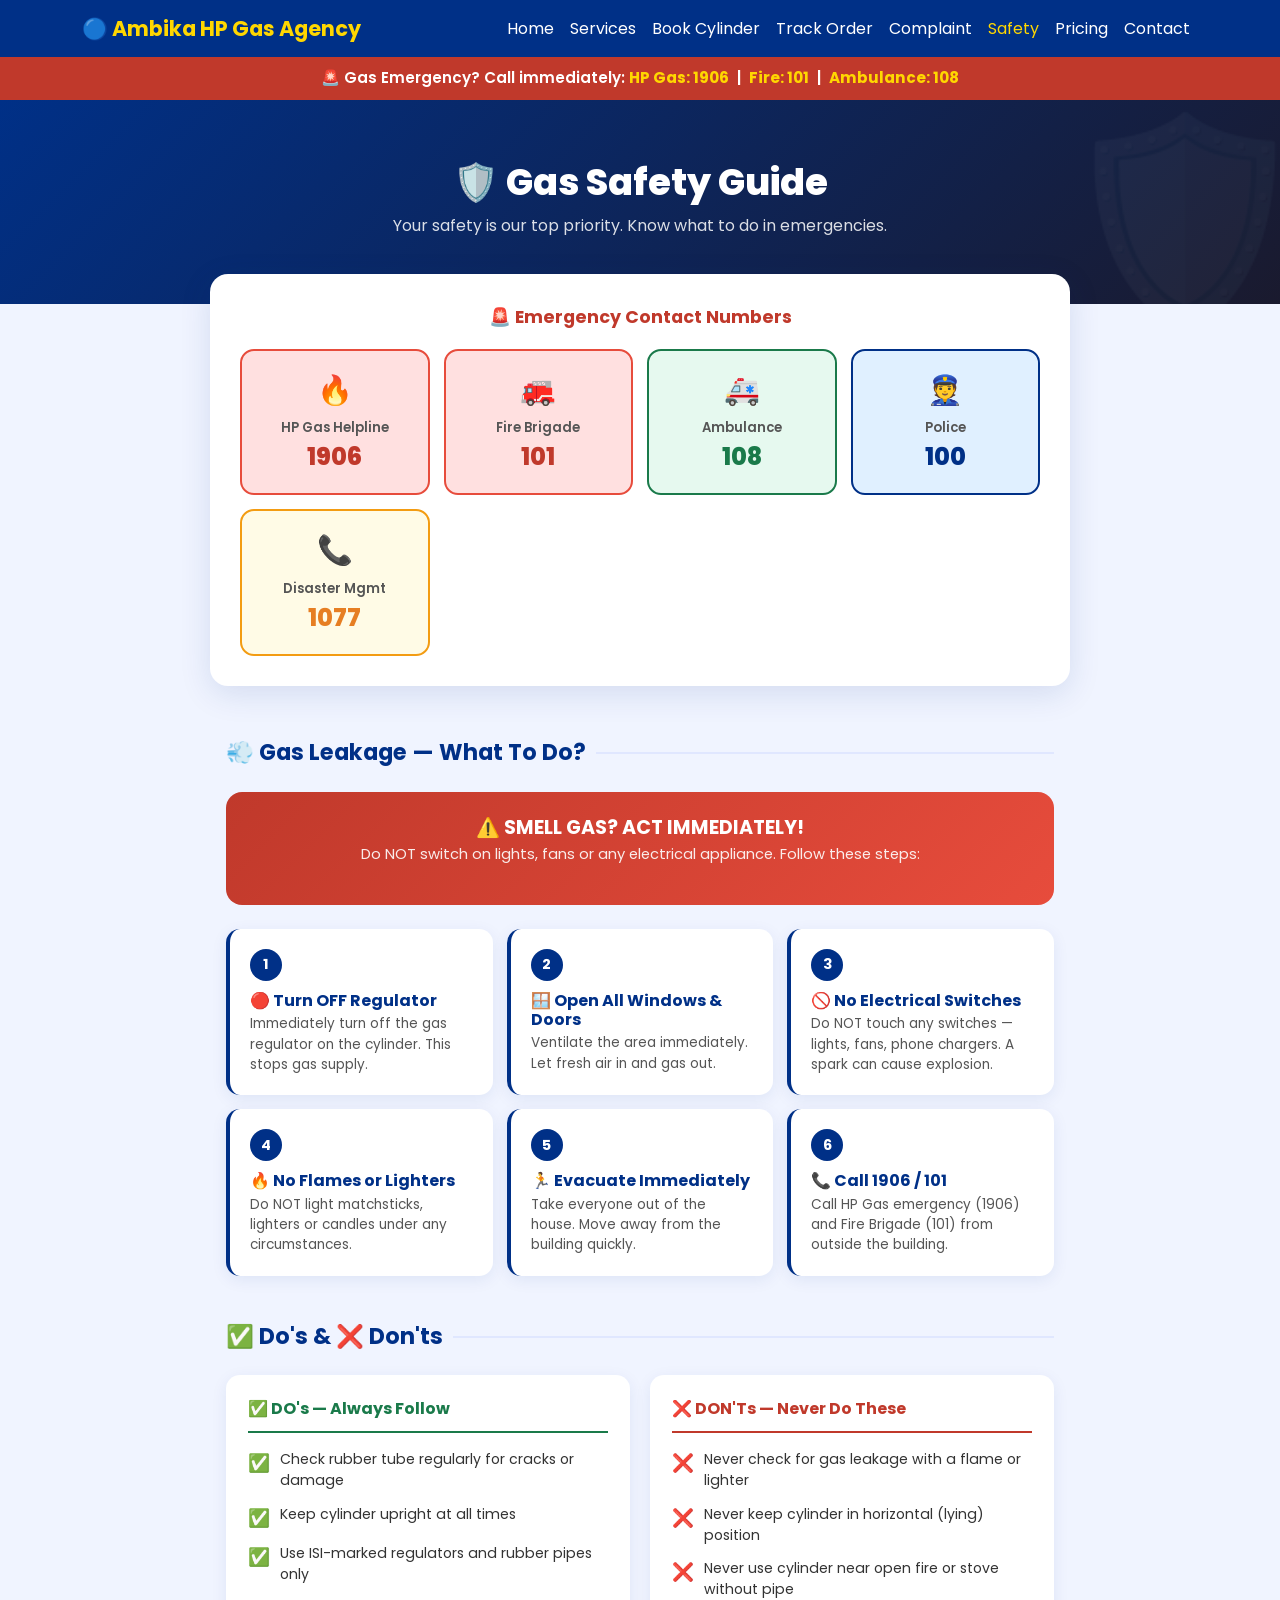
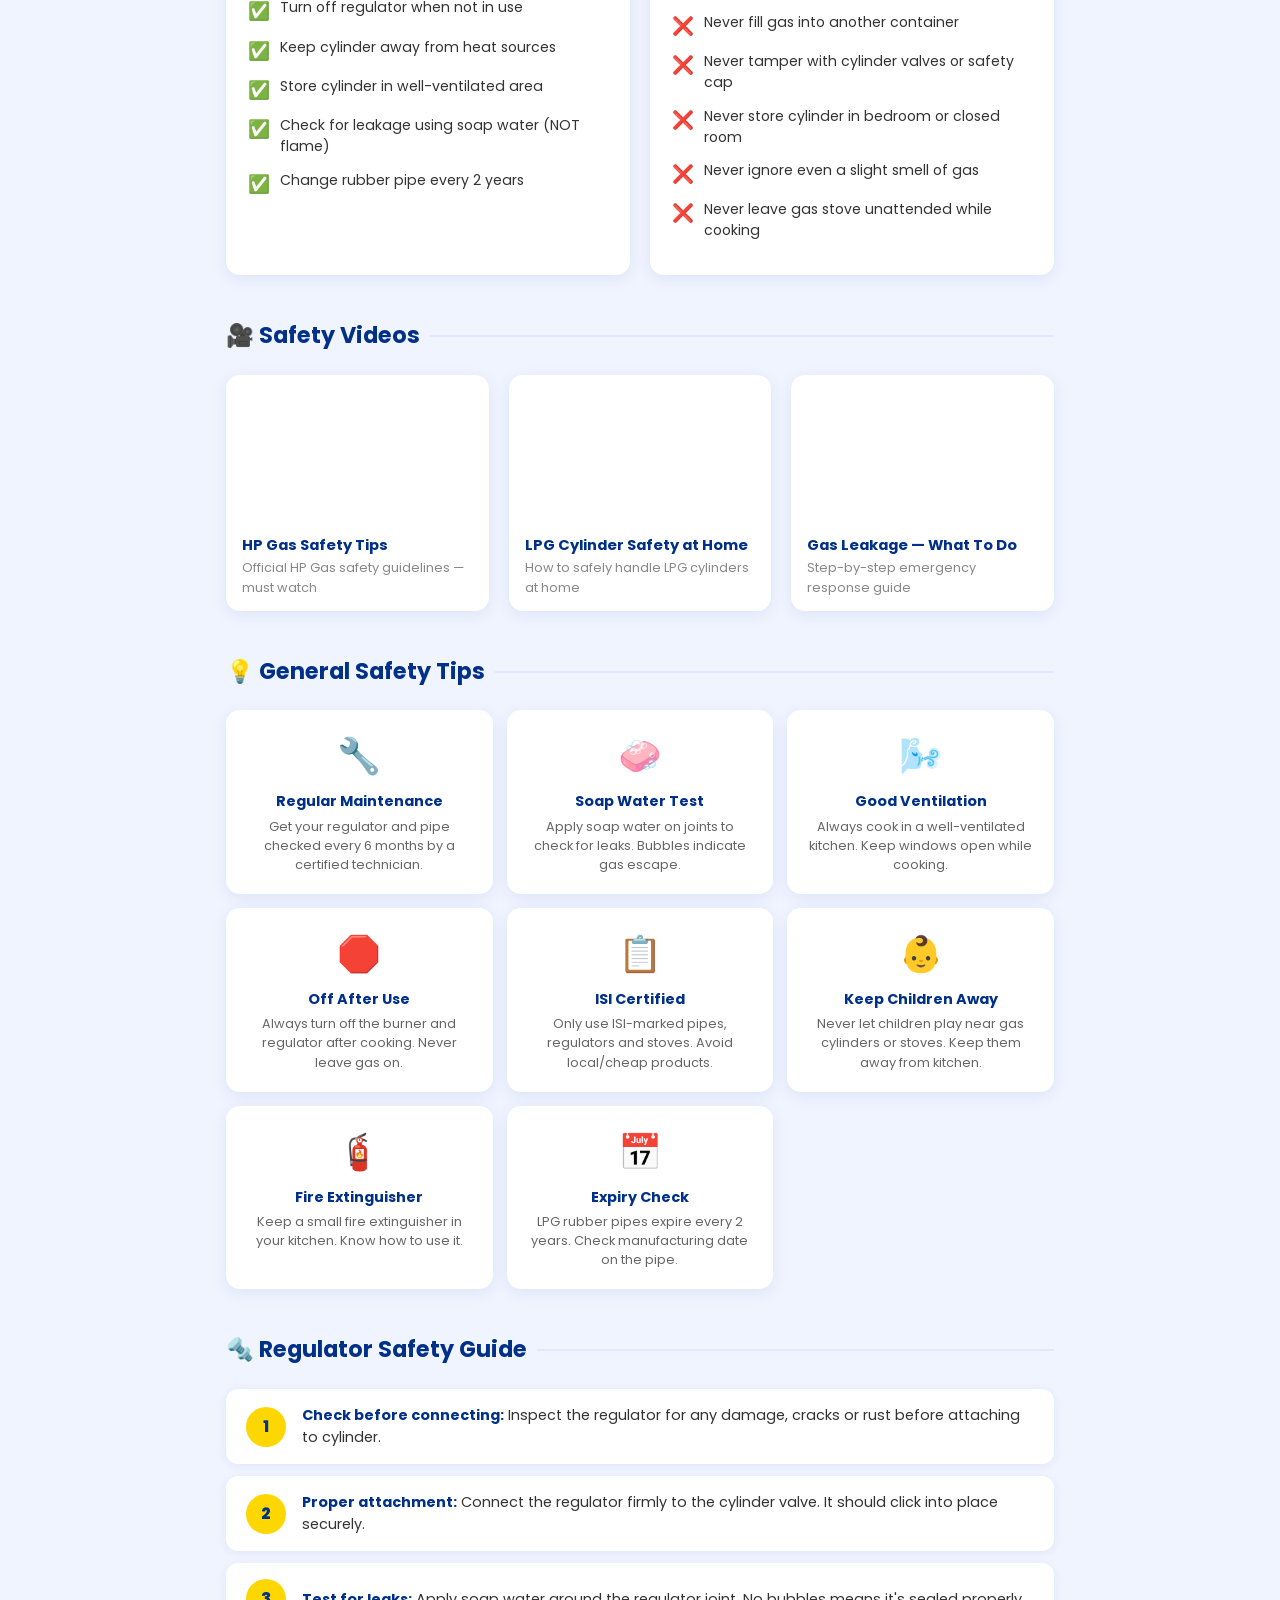
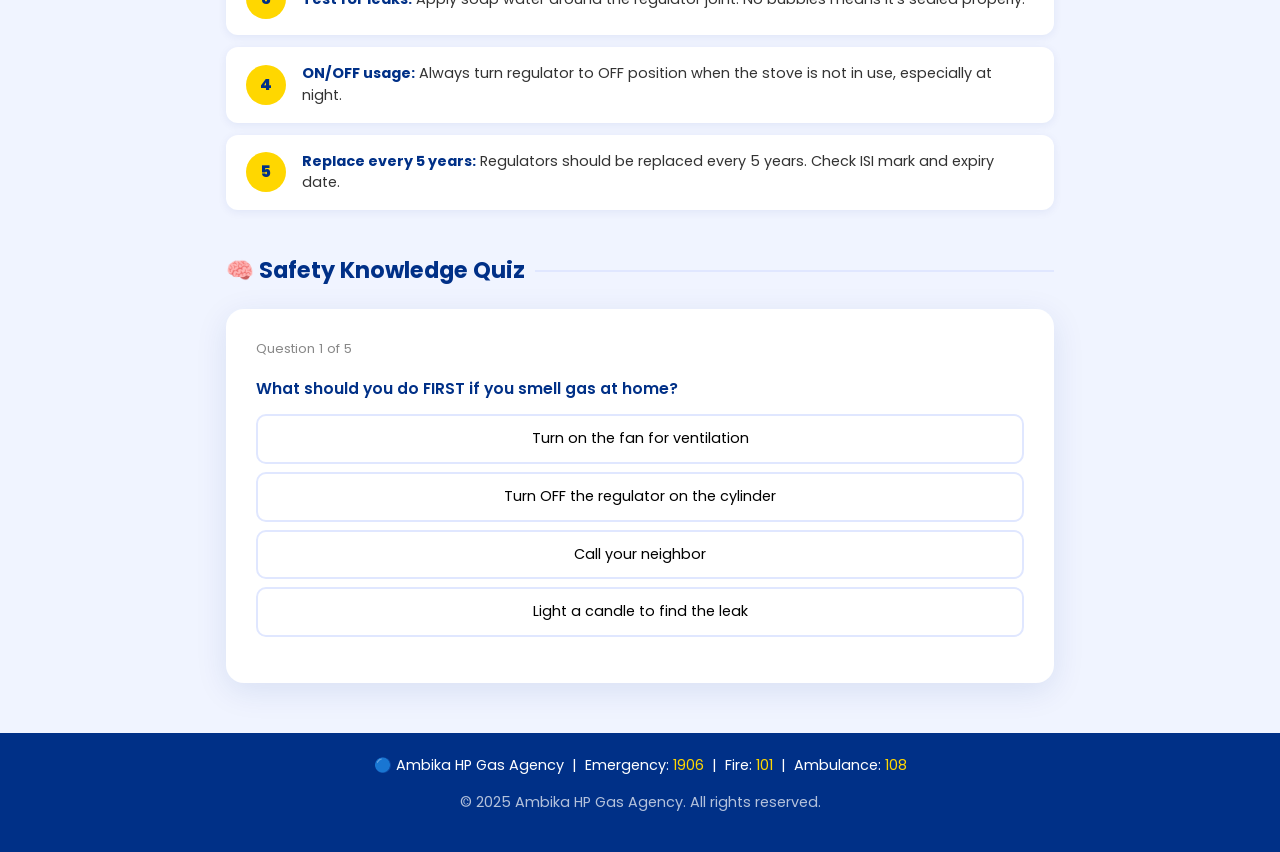
<file: safety.html>
<!DOCTYPE html>
<html lang="en">
<head>
  <meta charset="UTF-8" />
  <meta name="viewport" content="width=device-width, initial-scale=1.0"/>
  <title>Safety Guide – Ambika HP Gas Agency</title>
  <link href="https://cdn.jsdelivr.net/npm/bootstrap@5.3.0/dist/css/bootstrap.min.css" rel="stylesheet"/>
  <link href="https://fonts.googleapis.com/css2?family=Poppins:wght@400;500;600;700;800&display=swap" rel="stylesheet"/>
  <style>
    * { box-sizing: border-box; margin: 0; padding: 0; }
    body { font-family: 'Poppins', sans-serif; background: #f0f4ff; }

    /* NAVBAR */
    .navbar { background: #003087; }
    .navbar-brand { color: #FFD700 !important; font-weight: 700; font-size: 1.3rem; }
    .nav-link { color: #fff !important; }
    .nav-link:hover { color: #FFD700 !important; }
    .nav-link.active { color: #FFD700 !important; }

    /* EMERGENCY STRIP */
    .emergency-strip {
      background: #c0392b;
      color: white;
      text-align: center;
      padding: 10px;
      font-weight: 600;
      font-size: 0.95rem;
      animation: blink 2s infinite;
    }
    @keyframes blink {
      0%,100% { background: #c0392b; }
      50% { background: #e74c3c; }
    }
    .emergency-strip a { color: #FFD700; text-decoration: none; font-weight: 700; }

    /* HERO */
    .safety-hero {
      background: linear-gradient(135deg, #003087 0%, #1a1a2e 100%);
      color: white;
      padding: 60px 0 50px;
      text-align: center;
      position: relative;
      overflow: hidden;
    }
    .safety-hero::before {
      content: '🛡️';
      position: absolute;
      font-size: 200px;
      opacity: 0.05;
      top: -30px; right: -30px;
    }
    .safety-hero h1 { font-size: 2.3rem; font-weight: 800; }
    .safety-hero p { opacity: 0.85; font-size: 1rem; margin-top: 10px; }

    /* EMERGENCY NUMBERS */
    .emergency-numbers {
      background: white;
      border-radius: 18px;
      box-shadow: 0 8px 32px rgba(0,48,135,0.12);
      padding: 30px;
      max-width: 860px;
      margin: -30px auto 0;
      position: relative;
      z-index: 10;
    }
    .en-title { font-weight: 700; color: #c0392b; font-size: 1.1rem; margin-bottom: 18px; text-align: center; }
    .en-grid { display: grid; grid-template-columns: repeat(auto-fit, minmax(160px, 1fr)); gap: 14px; }
    .en-card {
      border-radius: 14px;
      padding: 18px 14px;
      text-align: center;
      transition: transform 0.2s;
    }
    .en-card:hover { transform: translateY(-4px); }
    .en-card.red    { background: #ffe0e0; border: 2px solid #e74c3c; }
    .en-card.blue   { background: #e0f0ff; border: 2px solid #003087; }
    .en-card.green  { background: #e6f9ef; border: 2px solid #1a7a4a; }
    .en-card.yellow { background: #fffbe6; border: 2px solid #f39c12; }
    .en-icon { font-size: 1.8rem; display: block; margin-bottom: 6px; }
    .en-name { font-size: 0.82rem; color: #555; font-weight: 600; }
    .en-number { font-size: 1.5rem; font-weight: 800; margin-top: 2px; }
    .en-card.red    .en-number { color: #c0392b; }
    .en-card.blue   .en-number { color: #003087; }
    .en-card.green  .en-number { color: #1a7a4a; }
    .en-card.yellow .en-number { color: #e67e22; }
    .en-card a { text-decoration: none; color: inherit; }

    /* SECTION */
    .section { max-width: 860px; margin: 50px auto 0; padding: 0 16px; }
    .sec-title {
      font-size: 1.4rem;
      font-weight: 700;
      color: #003087;
      margin-bottom: 22px;
      display: flex;
      align-items: center;
      gap: 10px;
    }
    .sec-title::after {
      content: '';
      flex: 1;
      height: 2px;
      background: #e0e7ff;
      display: block;
    }

    /* LEAKAGE STEPS */
    .leakage-alert {
      background: linear-gradient(135deg, #c0392b, #e74c3c);
      color: white;
      border-radius: 16px;
      padding: 24px;
      margin-bottom: 24px;
      text-align: center;
    }
    .leakage-alert h4 { font-weight: 700; font-size: 1.2rem; margin-bottom: 4px; }
    .leakage-alert p { opacity: 0.9; font-size: 0.92rem; }

    .step-cards { display: grid; grid-template-columns: repeat(auto-fit, minmax(220px, 1fr)); gap: 14px; }
    .step-card {
      background: white;
      border-radius: 14px;
      padding: 20px;
      box-shadow: 0 4px 16px rgba(0,48,135,0.08);
      border-left: 4px solid #003087;
      transition: transform 0.2s;
    }
    .step-card:hover { transform: translateY(-3px); }
    .step-num {
      width: 32px; height: 32px;
      background: #003087;
      color: white;
      border-radius: 50%;
      display: flex; align-items: center; justify-content: center;
      font-weight: 700; font-size: 0.9rem;
      margin-bottom: 10px;
    }
    .step-card h6 { font-weight: 700; color: #003087; margin-bottom: 4px; }
    .step-card p  { font-size: 0.85rem; color: #555; margin: 0; }

    /* DO DON'T */
    .dd-grid { display: grid; grid-template-columns: 1fr 1fr; gap: 20px; }
    @media(max-width:600px) { .dd-grid { grid-template-columns: 1fr; } }

    .do-card {
      background: white;
      border-radius: 14px;
      padding: 22px;
      box-shadow: 0 4px 16px rgba(0,48,135,0.08);
    }
    .do-card .card-head {
      font-weight: 700;
      font-size: 1rem;
      margin-bottom: 16px;
      padding-bottom: 10px;
      border-bottom: 2px solid;
      display: flex;
      align-items: center;
      gap: 8px;
    }
    .do-card.dos .card-head  { color: #1a7a4a; border-color: #1a7a4a; }
    .do-card.donts .card-head { color: #c0392b; border-color: #c0392b; }

    .dd-item {
      display: flex;
      align-items: flex-start;
      gap: 10px;
      margin-bottom: 12px;
      font-size: 0.88rem;
      color: #333;
    }
    .dd-icon { font-size: 1.1rem; flex-shrink: 0; margin-top: 1px; }

    /* VIDEO SECTION */
    .video-grid { display: grid; grid-template-columns: repeat(auto-fit, minmax(260px, 1fr)); gap: 20px; }
    .video-card {
      background: white;
      border-radius: 14px;
      overflow: hidden;
      box-shadow: 0 4px 16px rgba(0,48,135,0.08);
      transition: transform 0.2s;
    }
    .video-card:hover { transform: translateY(-4px); }
    .video-wrapper {
      position: relative;
      padding-bottom: 56.25%;
      height: 0;
      overflow: hidden;
    }
    .video-wrapper iframe {
      position: absolute;
      top: 0; left: 0;
      width: 100%; height: 100%;
      border: none;
    }
    .video-info { padding: 14px 16px; }
    .video-info h6 { font-weight: 700; color: #003087; margin-bottom: 4px; font-size: 0.92rem; }
    .video-info p  { font-size: 0.8rem; color: #888; margin: 0; }

    /* TIPS GRID */
    .tips-grid { display: grid; grid-template-columns: repeat(auto-fit, minmax(200px, 1fr)); gap: 14px; }
    .tip-card {
      background: white;
      border-radius: 14px;
      padding: 20px;
      text-align: center;
      box-shadow: 0 4px 16px rgba(0,48,135,0.08);
      transition: transform 0.2s;
    }
    .tip-card:hover { transform: translateY(-4px); }
    .tip-icon { font-size: 2.2rem; display: block; margin-bottom: 10px; }
    .tip-card h6 { font-weight: 700; color: #003087; font-size: 0.9rem; margin-bottom: 6px; }
    .tip-card p  { font-size: 0.8rem; color: #666; margin: 0; }

    /* REGULATOR GUIDE */
    .reg-steps { display: flex; flex-direction: column; gap: 12px; }
    .reg-step {
      background: white;
      border-radius: 12px;
      padding: 16px 20px;
      display: flex;
      align-items: center;
      gap: 16px;
      box-shadow: 0 2px 10px rgba(0,48,135,0.07);
    }
    .reg-num {
      width: 40px; height: 40px;
      background: #FFD700;
      color: #003087;
      border-radius: 50%;
      display: flex; align-items: center; justify-content: center;
      font-weight: 800; font-size: 1rem;
      flex-shrink: 0;
    }
    .reg-step p { margin: 0; font-size: 0.9rem; color: #333; }
    .reg-step strong { color: #003087; }

    /* SAFETY QUIZ */
    .quiz-card {
      background: white;
      border-radius: 18px;
      padding: 30px;
      box-shadow: 0 8px 32px rgba(0,48,135,0.10);
      margin-bottom: 50px;
    }
    .quiz-q { font-weight: 600; color: #003087; margin-bottom: 14px; font-size: 0.97rem; }
    .quiz-options { display: flex; flex-direction: column; gap: 8px; }
    .quiz-opt {
      padding: 12px 16px;
      border-radius: 10px;
      border: 2px solid #e0e7ff;
      cursor: pointer;
      font-size: 0.9rem;
      transition: all 0.2s;
      background: white;
    }
    .quiz-opt:hover { border-color: #003087; background: #f0f4ff; }
    .quiz-opt.correct { background: #e6f9ef; border-color: #1a7a4a; color: #1a7a4a; font-weight: 600; }
    .quiz-opt.wrong   { background: #ffe0e0; border-color: #c0392b; color: #c0392b; }
    .quiz-feedback { margin-top: 12px; font-size: 0.88rem; font-weight: 600; display: none; }
    .quiz-nav { display: flex; gap: 10px; margin-top: 16px; }
    .quiz-btn {
      padding: 10px 24px;
      border-radius: 10px;
      border: none;
      font-weight: 600;
      cursor: pointer;
      font-family: 'Poppins', sans-serif;
      font-size: 0.9rem;
    }
    .quiz-btn.primary { background: #003087; color: white; }
    .quiz-btn.secondary { background: #e0e7ff; color: #003087; }
    .quiz-progress { font-size: 0.82rem; color: #888; margin-bottom: 18px; }

    /* FOOTER */
    footer { background: #003087; color: white; text-align: center; padding: 22px; font-size: 0.9rem; }
    footer a { color: #FFD700; text-decoration: none; }
  </style>
</head>
<body>

<!-- NAVBAR -->
<nav class="navbar navbar-expand-lg">
  <div class="container">
    <a class="navbar-brand" href="index.html">🔵 Ambika HP Gas Agency</a>
    <button class="navbar-toggler" type="button" data-bs-toggle="collapse" data-bs-target="#navMenu">
      <span class="navbar-toggler-icon" style="filter:invert(1)"></span>
    </button>
    <div class="collapse navbar-collapse" id="navMenu">
      <ul class="navbar-nav ms-auto">
        <li class="nav-item"><a class="nav-link" href="index.html">Home</a></li>
        <li class="nav-item"><a class="nav-link" href="services.html">Services</a></li>
        <li class="nav-item"><a class="nav-link" href="booking.html">Book Cylinder</a></li>
        <li class="nav-item"><a class="nav-link" href="tracking.html">Track Order</a></li>
        <li class="nav-item"><a class="nav-link" href="complaint.html">Complaint</a></li>
        <li class="nav-item"><a class="nav-link active" href="safety.html">Safety</a></li>
        <li class="nav-item"><a class="nav-link" href="pricing.html">Pricing</a></li>
        <li class="nav-item"><a class="nav-link" href="contact.html">Contact</a></li>
      </ul>
    </div>
  </div>
</nav>

<!-- EMERGENCY STRIP -->
<div class="emergency-strip">
  🚨 Gas Emergency? Call immediately: <a href="tel:1906">HP Gas: 1906</a> &nbsp;|&nbsp; <a href="tel:101">Fire: 101</a> &nbsp;|&nbsp; <a href="tel:108">Ambulance: 108</a>
</div>

<!-- HERO -->
<div class="safety-hero">
  <div class="container">
    <h1>🛡️ Gas Safety Guide</h1>
    <p>Your safety is our top priority. Know what to do in emergencies.</p>
  </div>
</div>

<div class="container" style="padding: 0 16px;">

  <!-- EMERGENCY NUMBERS -->
  <div class="emergency-numbers">
    <div class="en-title">🚨 Emergency Contact Numbers</div>
    <div class="en-grid">
      <div class="en-card red">
        <span class="en-icon">🔥</span>
        <div class="en-name">HP Gas Helpline</div>
        <div class="en-number"><a href="tel:1906">1906</a></div>
      </div>
      <div class="en-card red">
        <span class="en-icon">🚒</span>
        <div class="en-name">Fire Brigade</div>
        <div class="en-number"><a href="tel:101">101</a></div>
      </div>
      <div class="en-card green">
        <span class="en-icon">🚑</span>
        <div class="en-name">Ambulance</div>
        <div class="en-number"><a href="tel:108">108</a></div>
      </div>
      <div class="en-card blue">
        <span class="en-icon">👮</span>
        <div class="en-name">Police</div>
        <div class="en-number"><a href="tel:100">100</a></div>
      </div>
      <div class="en-card yellow">
        <span class="en-icon">📞</span>
        <div class="en-name">Disaster Mgmt</div>
        <div class="en-number"><a href="tel:1077">1077</a></div>
      </div>
    </div>
  </div>

  <!-- GAS LEAKAGE SECTION -->
  <div class="section">
    <div class="sec-title">💨 Gas Leakage — What To Do?</div>

    <div class="leakage-alert">
      <h4>⚠️ SMELL GAS? ACT IMMEDIATELY!</h4>
      <p>Do NOT switch on lights, fans or any electrical appliance. Follow these steps:</p>
    </div>

    <div class="step-cards">
      <div class="step-card">
        <div class="step-num">1</div>
        <h6>🔴 Turn OFF Regulator</h6>
        <p>Immediately turn off the gas regulator on the cylinder. This stops gas supply.</p>
      </div>
      <div class="step-card">
        <div class="step-num">2</div>
        <h6>🪟 Open All Windows & Doors</h6>
        <p>Ventilate the area immediately. Let fresh air in and gas out.</p>
      </div>
      <div class="step-card">
        <div class="step-num">3</div>
        <h6>🚫 No Electrical Switches</h6>
        <p>Do NOT touch any switches — lights, fans, phone chargers. A spark can cause explosion.</p>
      </div>
      <div class="step-card">
        <div class="step-num">4</div>
        <h6>🔥 No Flames or Lighters</h6>
        <p>Do NOT light matchsticks, lighters or candles under any circumstances.</p>
      </div>
      <div class="step-card">
        <div class="step-num">5</div>
        <h6>🏃 Evacuate Immediately</h6>
        <p>Take everyone out of the house. Move away from the building quickly.</p>
      </div>
      <div class="step-card">
        <div class="step-num">6</div>
        <h6>📞 Call 1906 / 101</h6>
        <p>Call HP Gas emergency (1906) and Fire Brigade (101) from outside the building.</p>
      </div>
    </div>
  </div>

  <!-- DO'S AND DON'TS -->
  <div class="section" style="margin-top: 44px;">
    <div class="sec-title">✅ Do's & ❌ Don'ts</div>
    <div class="dd-grid">
      <div class="do-card dos">
        <div class="card-head">✅ DO's — Always Follow</div>
        <div class="dd-item"><span class="dd-icon">✅</span> Check rubber tube regularly for cracks or damage</div>
        <div class="dd-item"><span class="dd-icon">✅</span> Keep cylinder upright at all times</div>
        <div class="dd-item"><span class="dd-icon">✅</span> Use ISI-marked regulators and rubber pipes only</div>
        <div class="dd-item"><span class="dd-icon">✅</span> Turn off regulator when not in use</div>
        <div class="dd-item"><span class="dd-icon">✅</span> Keep cylinder away from heat sources</div>
        <div class="dd-item"><span class="dd-icon">✅</span> Store cylinder in well-ventilated area</div>
        <div class="dd-item"><span class="dd-icon">✅</span> Check for leakage using soap water (NOT flame)</div>
        <div class="dd-item"><span class="dd-icon">✅</span> Change rubber pipe every 2 years</div>
      </div>
      <div class="do-card donts">
        <div class="card-head">❌ DON'Ts — Never Do These</div>
        <div class="dd-item"><span class="dd-icon">❌</span> Never check for gas leakage with a flame or lighter</div>
        <div class="dd-item"><span class="dd-icon">❌</span> Never keep cylinder in horizontal (lying) position</div>
        <div class="dd-item"><span class="dd-icon">❌</span> Never use cylinder near open fire or stove without pipe</div>
        <div class="dd-item"><span class="dd-icon">❌</span> Never fill gas into another container</div>
        <div class="dd-item"><span class="dd-icon">❌</span> Never tamper with cylinder valves or safety cap</div>
        <div class="dd-item"><span class="dd-icon">❌</span> Never store cylinder in bedroom or closed room</div>
        <div class="dd-item"><span class="dd-icon">❌</span> Never ignore even a slight smell of gas</div>
        <div class="dd-item"><span class="dd-icon">❌</span> Never leave gas stove unattended while cooking</div>
      </div>
    </div>
  </div>

  <!-- VIDEO SECTION -->
  <div class="section" style="margin-top: 44px;">
    <div class="sec-title">🎥 Safety Videos</div>
    <div class="video-grid">
      <div class="video-card">
        <div class="video-wrapper">
          <iframe width="560" height="315" src="https://www.youtube.com/embed/_HbxOL03r-Q?si=p_ufMjdhqIU1qv9y"allowfullscreen></iframe>
        </div>
        <div class="video-info">
          <h6>HP Gas Safety Tips</h6>
          <p>Official HP Gas safety guidelines — must watch</p>
        </div>
      </div>
      <div class="video-card">
        <div class="video-wrapper">
          <iframe src="https://www.youtube.com/embed/7lF7Z6QHaK8" allowfullscreen loading="lazy"></iframe>
        </div>
        <div class="video-info">
          <h6>LPG Cylinder Safety at Home</h6>
          <p>How to safely handle LPG cylinders at home</p>
        </div>
      </div>
      <div class="video-card">
        <div class="video-wrapper">
          <iframe src="https://www.youtube.com/embed/T7G4ASDKFPM" allowfullscreen loading="lazy"></iframe>
        </div>
        <div class="video-info">
          <h6>Gas Leakage — What To Do</h6>
          <p>Step-by-step emergency response guide</p>
        </div>
      </div>
    </div>
  </div>

  <!-- SAFETY TIPS -->
  <div class="section" style="margin-top: 44px;">
    <div class="sec-title">💡 General Safety Tips</div>
    <div class="tips-grid">
      <div class="tip-card">
        <span class="tip-icon">🔧</span>
        <h6>Regular Maintenance</h6>
        <p>Get your regulator and pipe checked every 6 months by a certified technician.</p>
      </div>
      <div class="tip-card">
        <span class="tip-icon">🧼</span>
        <h6>Soap Water Test</h6>
        <p>Apply soap water on joints to check for leaks. Bubbles indicate gas escape.</p>
      </div>
      <div class="tip-card">
        <span class="tip-icon">🌬️</span>
        <h6>Good Ventilation</h6>
        <p>Always cook in a well-ventilated kitchen. Keep windows open while cooking.</p>
      </div>
      <div class="tip-card">
        <span class="tip-icon">🛑</span>
        <h6>Off After Use</h6>
        <p>Always turn off the burner and regulator after cooking. Never leave gas on.</p>
      </div>
      <div class="tip-card">
        <span class="tip-icon">📋</span>
        <h6>ISI Certified</h6>
        <p>Only use ISI-marked pipes, regulators and stoves. Avoid local/cheap products.</p>
      </div>
      <div class="tip-card">
        <span class="tip-icon">👶</span>
        <h6>Keep Children Away</h6>
        <p>Never let children play near gas cylinders or stoves. Keep them away from kitchen.</p>
      </div>
      <div class="tip-card">
        <span class="tip-icon">🧯</span>
        <h6>Fire Extinguisher</h6>
        <p>Keep a small fire extinguisher in your kitchen. Know how to use it.</p>
      </div>
      <div class="tip-card">
        <span class="tip-icon">📅</span>
        <h6>Expiry Check</h6>
        <p>LPG rubber pipes expire every 2 years. Check manufacturing date on the pipe.</p>
      </div>
    </div>
  </div>

  <!-- REGULATOR GUIDE -->
  <div class="section" style="margin-top: 44px;">
    <div class="sec-title">🔩 Regulator Safety Guide</div>
    <div class="reg-steps">
      <div class="reg-step">
        <div class="reg-num">1</div>
        <p><strong>Check before connecting:</strong> Inspect the regulator for any damage, cracks or rust before attaching to cylinder.</p>
      </div>
      <div class="reg-step">
        <div class="reg-num">2</div>
        <p><strong>Proper attachment:</strong> Connect the regulator firmly to the cylinder valve. It should click into place securely.</p>
      </div>
      <div class="reg-step">
        <div class="reg-num">3</div>
        <p><strong>Test for leaks:</strong> Apply soap water around the regulator joint. No bubbles means it's sealed properly.</p>
      </div>
      <div class="reg-step">
        <div class="reg-num">4</div>
        <p><strong>ON/OFF usage:</strong> Always turn regulator to OFF position when the stove is not in use, especially at night.</p>
      </div>
      <div class="reg-step">
        <div class="reg-num">5</div>
        <p><strong>Replace every 5 years:</strong> Regulators should be replaced every 5 years. Check ISI mark and expiry date.</p>
      </div>
    </div>
  </div>

  <!-- SAFETY QUIZ -->
  <div class="section" style="margin-top: 44px;">
    <div class="sec-title">🧠 Safety Knowledge Quiz</div>
    <div class="quiz-card">
      <div class="quiz-progress" id="quizProgress">Question 1 of 5</div>
      <div class="quiz-q" id="quizQ">Loading...</div>
      <div class="quiz-options" id="quizOptions"></div>
      <div class="quiz-feedback" id="quizFeedback"></div>
      <div class="quiz-nav">
        <button class="quiz-btn primary" id="nextBtn" onclick="nextQuestion()" style="display:none;">Next Question →</button>
      </div>
      <div id="quizResult" style="display:none; text-align:center; padding:20px 0;">
        <div style="font-size:3rem;" id="quizEmoji">🏆</div>
        <h5 style="color:#003087; margin-top:10px;" id="quizScore">—</h5>
        <p style="color:#555; font-size:0.9rem;" id="quizMsg">—</p>
        <button class="quiz-btn primary" onclick="restartQuiz()" style="margin-top:14px;">🔄 Try Again</button>
      </div>
    </div>
  </div>

</div><!-- /container -->

<footer>
  <p>🔵 Ambika HP Gas Agency &nbsp;|&nbsp; Emergency: <a href="tel:1906">1906</a> &nbsp;|&nbsp; Fire: <a href="tel:101">101</a> &nbsp;|&nbsp; Ambulance: <a href="tel:108">108</a></p>
  <p style="margin-top:6px; opacity:0.7;">&copy; 2025 Ambika HP Gas Agency. All rights reserved.</p>
</footer>

<script src="https://cdn.jsdelivr.net/npm/bootstrap@5.3.0/dist/js/bootstrap.bundle.min.js"></script>
<script>
// SAFETY QUIZ
const questions = [
  {
    q: "What should you do FIRST if you smell gas at home?",
    options: ["Turn on the fan for ventilation", "Turn OFF the regulator on the cylinder", "Call your neighbor", "Light a candle to find the leak"],
    answer: 1,
    explain: "✅ Correct! Always turn OFF the regulator first to stop the gas supply."
  },
  {
    q: "How should you check for a gas leak safely?",
    options: ["Use a lighter or match", "Apply soap water on joints and look for bubbles", "Smell near the cylinder", "Use a candle"],
    answer: 1,
    explain: "✅ Correct! Soap water is the safest way. Bubbles indicate a gas leak."
  },
  {
    q: "How often should you replace the LPG rubber pipe?",
    options: ["Every 5 years", "Every 10 years", "Every 2 years", "Never, if it looks fine"],
    answer: 2,
    explain: "✅ Correct! LPG rubber pipes should be replaced every 2 years regardless of appearance."
  },
  {
    q: "What should you NOT do during a gas leak?",
    options: ["Open windows and doors", "Turn off regulator", "Switch on the light or fan", "Evacuate the area"],
    answer: 2,
    explain: "✅ Correct! Never switch on/off any electrical appliance — even a small spark can ignite gas."
  },
  {
    q: "Which number should you call for HP Gas emergency?",
    options: ["100", "108", "1906", "112"],
    answer: 2,
    explain: "✅ Correct! 1906 is the HP Gas emergency helpline, available 24/7."
  }
];

let current = 0, score = 0, answered = false;

function loadQuestion() {
  answered = false;
  const q = questions[current];
  document.getElementById('quizProgress').textContent = `Question ${current+1} of ${questions.length}`;
  document.getElementById('quizQ').textContent = q.q;
  document.getElementById('quizFeedback').style.display = 'none';
  document.getElementById('nextBtn').style.display = 'none';

  const opts = document.getElementById('quizOptions');
  opts.innerHTML = '';
  q.options.forEach((opt, i) => {
    const btn = document.createElement('button');
    btn.className = 'quiz-opt';
    btn.textContent = opt;
    btn.onclick = () => selectAnswer(i, btn);
    opts.appendChild(btn);
  });
}

function selectAnswer(idx, btn) {
  if (answered) return;
  answered = true;
  const q = questions[current];
  const allOpts = document.querySelectorAll('.quiz-opt');
  allOpts.forEach(b => b.style.pointerEvents = 'none');

  if (idx === q.answer) {
    btn.classList.add('correct');
    score++;
    showFeedback(q.explain, '#1a7a4a');
  } else {
    btn.classList.add('wrong');
    allOpts[q.answer].classList.add('correct');
    showFeedback('❌ Incorrect. ' + q.explain, '#c0392b');
  }
  document.getElementById('nextBtn').style.display = 'inline-block';
  if (current === questions.length - 1) {
    document.getElementById('nextBtn').textContent = 'See Results 🏆';
  }
}

function showFeedback(msg, color) {
  const fb = document.getElementById('quizFeedback');
  fb.textContent = msg;
  fb.style.color = color;
  fb.style.display = 'block';
}

function nextQuestion() {
  current++;
  if (current >= questions.length) {
    showResult();
  } else {
    loadQuestion();
  }
}

function showResult() {
  document.getElementById('quizQ').style.display = 'none';
  document.getElementById('quizOptions').style.display = 'none';
  document.getElementById('quizFeedback').style.display = 'none';
  document.getElementById('nextBtn').style.display = 'none';
  document.getElementById('quizProgress').style.display = 'none';

  const pct = (score / questions.length) * 100;
  let emoji = '🏆', msg = '';
  if (pct === 100) { emoji = '🥇'; msg = 'Perfect score! You are a gas safety expert!'; }
  else if (pct >= 60) { emoji = '👍'; msg = 'Good job! Review the missed questions to stay safe.'; }
  else { emoji = '📖'; msg = 'Please read the safety guide carefully. Your safety matters!'; }

  document.getElementById('quizEmoji').textContent = emoji;
  document.getElementById('quizScore').textContent = `You scored ${score} / ${questions.length}`;
  document.getElementById('quizMsg').textContent = msg;
  document.getElementById('quizResult').style.display = 'block';
}

function restartQuiz() {
  current = 0; score = 0;
  document.getElementById('quizResult').style.display = 'none';
  document.getElementById('quizQ').style.display = 'block';
  document.getElementById('quizOptions').style.display = 'flex';
  document.getElementById('quizProgress').style.display = 'block';
  document.getElementById('quizOptions').style.flexDirection = 'column';
  loadQuestion();
}

loadQuestion();
</script>
</body>
</html>
</file>
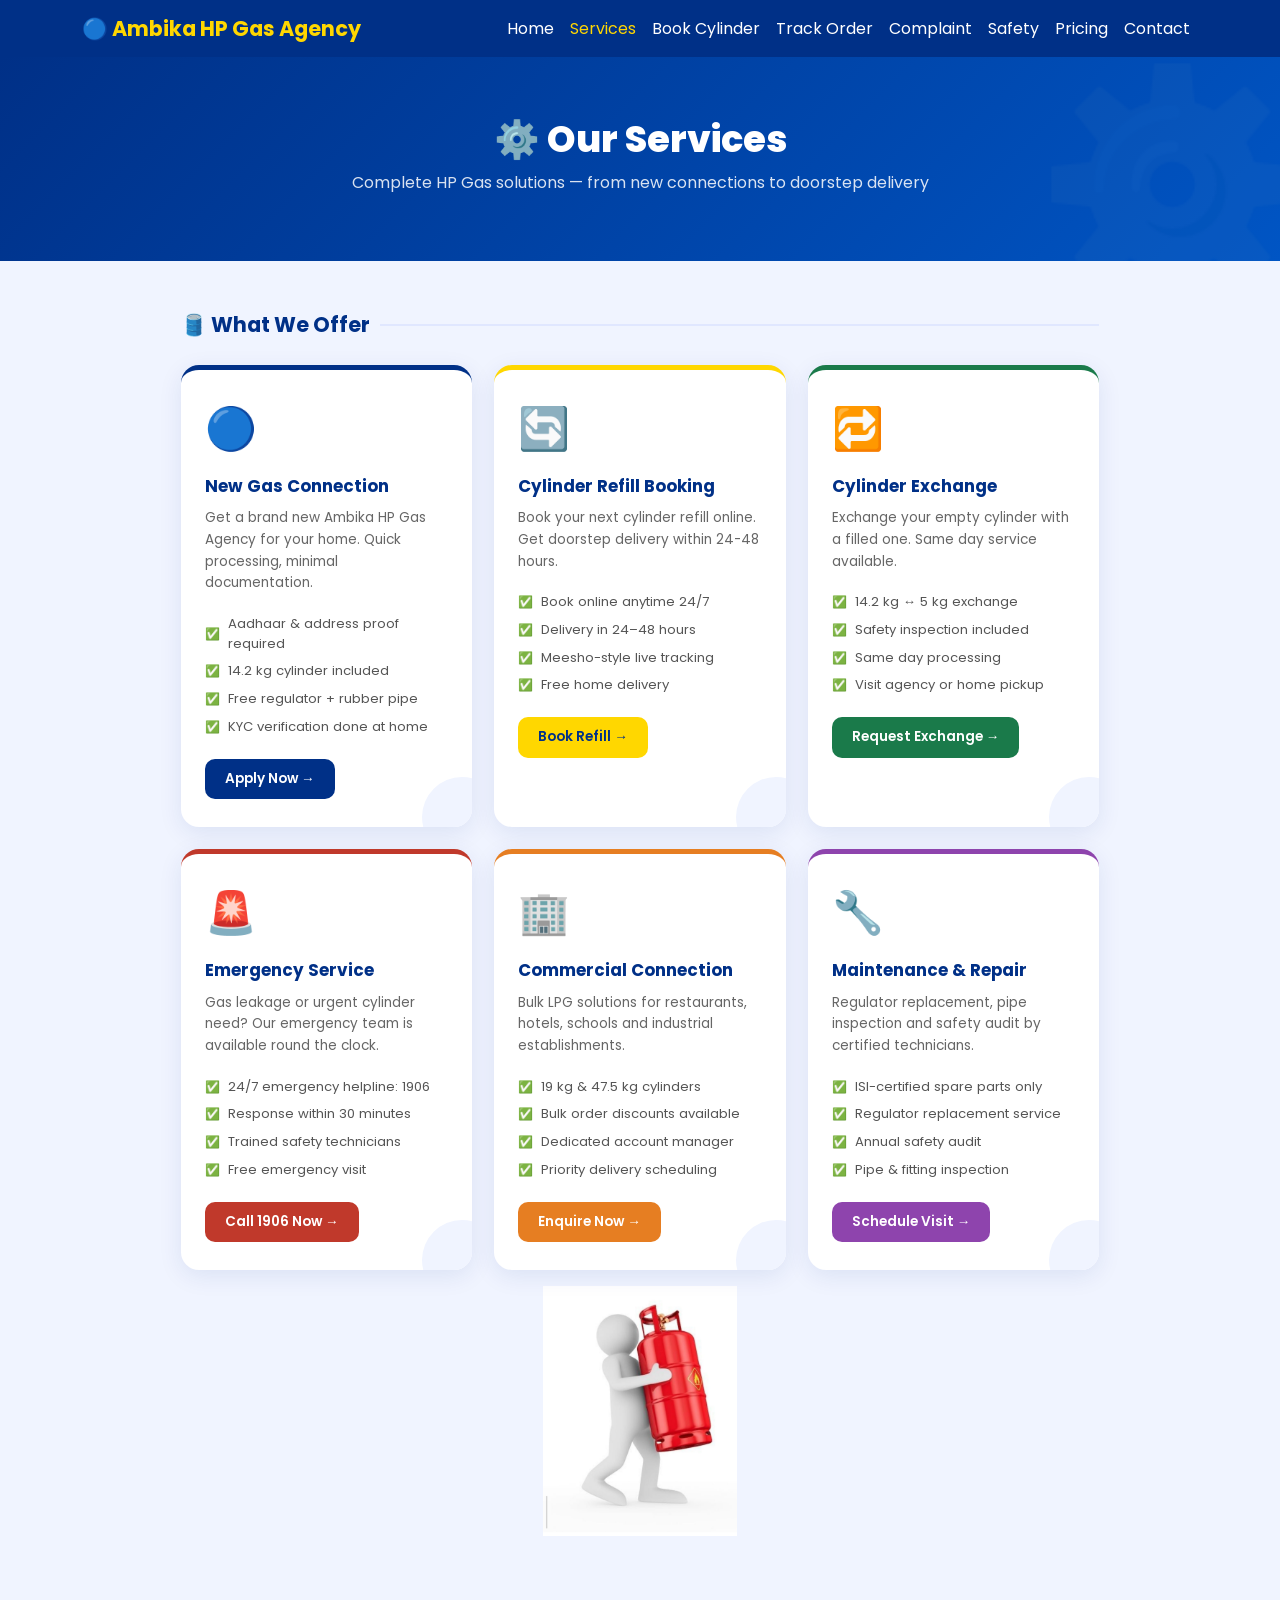
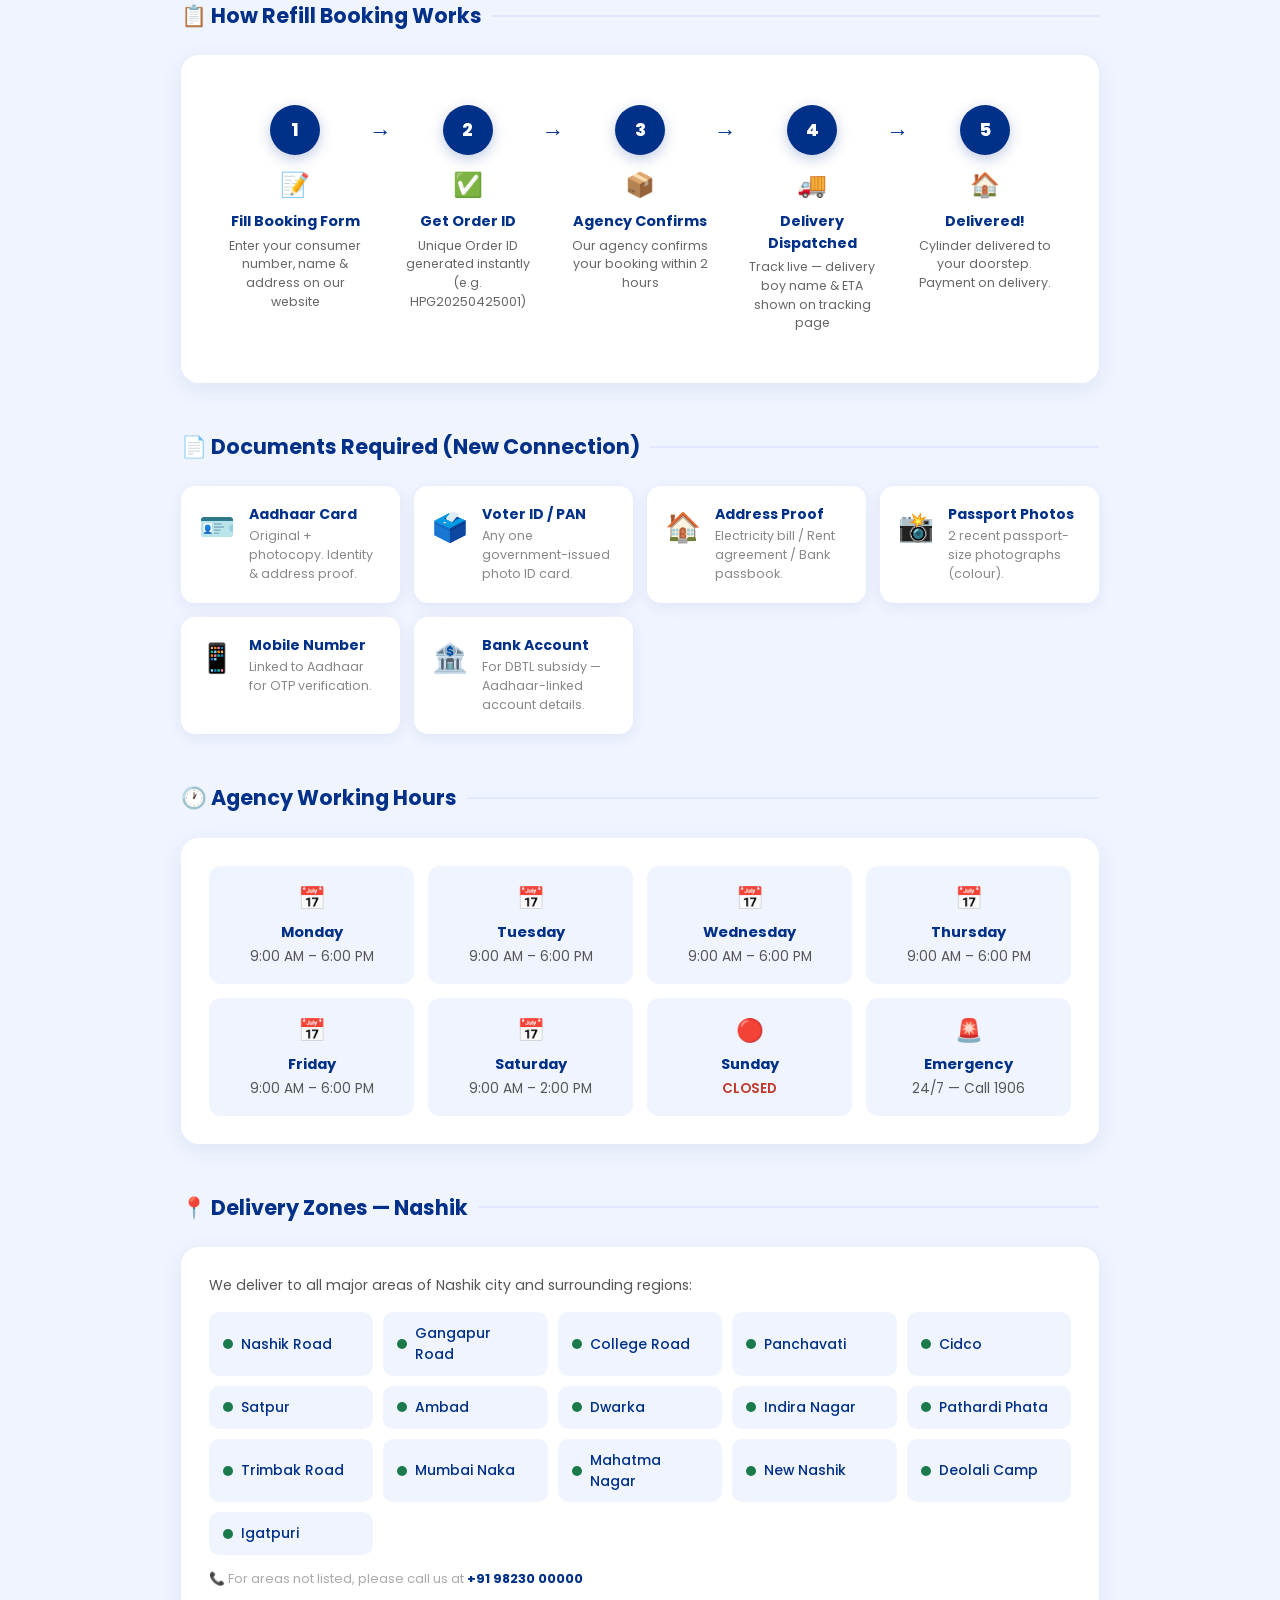
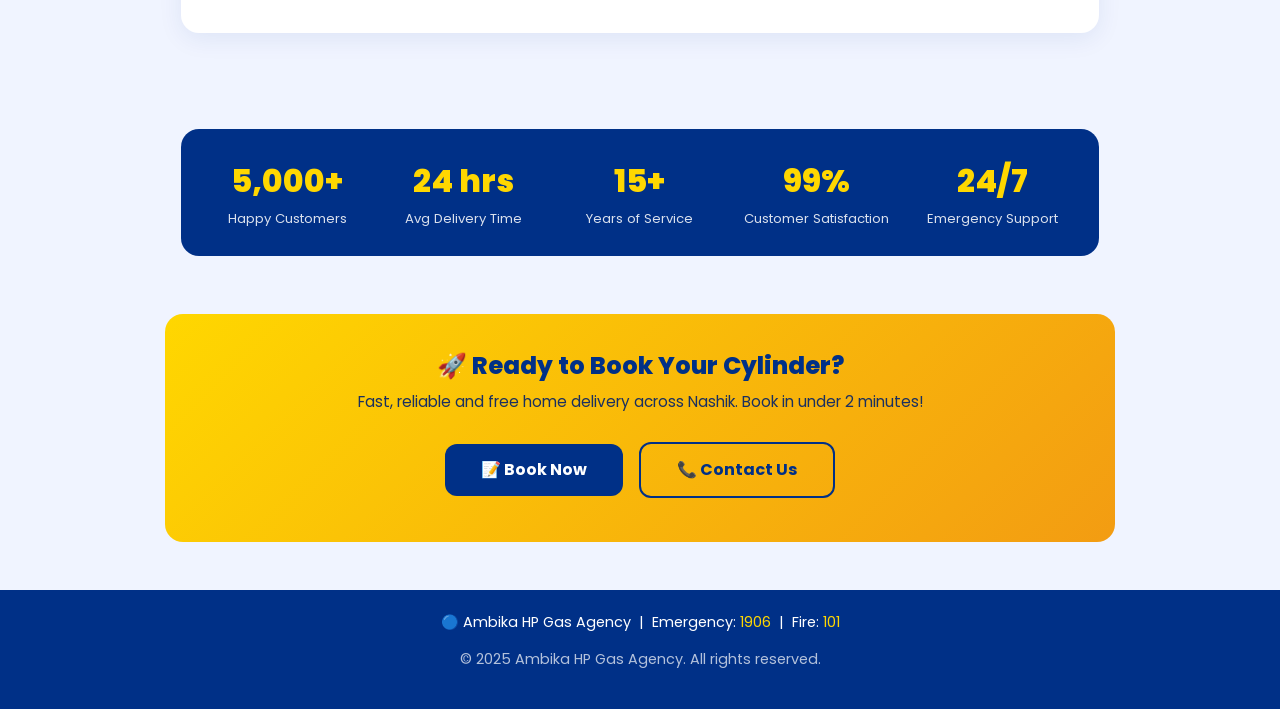
<file: services.html>
<!DOCTYPE html>
<html lang="en">
<head>
  <meta charset="UTF-8" />
  <meta name="viewport" content="width=device-width, initial-scale=1.0"/>
  <title>Services – Ambika HP Gas Agency</title>
  <link href="https://cdn.jsdelivr.net/npm/bootstrap@5.3.0/dist/css/bootstrap.min.css" rel="stylesheet"/>
  <link href="https://fonts.googleapis.com/css2?family=Poppins:wght@400;500;600;700;800&display=swap" rel="stylesheet"/>
  <style>
    * { box-sizing: border-box; margin: 0; padding: 0; }
    body { font-family: 'Poppins', sans-serif; background: #f0f4ff; }

    /* NAVBAR */
    .navbar { background: #003087; }
    .navbar-brand { color: #FFD700 !important; font-weight: 700; font-size: 1.3rem; }
    .nav-link { color: #fff !important; }
    .nav-link:hover, .nav-link.active { color: #FFD700 !important; }

    /* HERO */
    .services-hero {
      background: linear-gradient(135deg, #003087 0%, #0055c4 100%);
      color: white;
      padding: 60px 0 50px;
      text-align: center;
      position: relative;
      overflow: hidden;
    }
    .services-hero::before {
      content: '⚙️';
      position: absolute;
      font-size: 220px;
      opacity: 0.05;
      top: -40px; right: -30px;
    }
    .services-hero h1 { font-size: 2.3rem; font-weight: 800; }
    .services-hero p  { opacity: 0.85; font-size: 1rem; margin-top: 10px; }

    /* SECTION */
    .section { max-width: 950px; margin: 0 auto; padding: 48px 16px 0; }
    .sec-title {
      font-size: 1.3rem;
      font-weight: 700;
      color: #003087;
      margin-bottom: 24px;
      display: flex;
      align-items: center;
      gap: 10px;
    }
    .sec-title::after { content: ''; flex: 1; height: 2px; background: #e0e7ff; }

    /* MAIN SERVICE CARDS */
    .service-grid { display: grid; grid-template-columns: repeat(auto-fit, minmax(260px, 1fr)); gap: 22px; }
    .service-card {
      background: white;
      border-radius: 18px;
      padding: 28px 24px;
      box-shadow: 0 6px 24px rgba(0,48,135,0.09);
      transition: transform 0.2s, box-shadow 0.2s;
      border-top: 5px solid #003087;
      position: relative;
      overflow: hidden;
    }
    .service-card::after {
      content: '';
      position: absolute;
      bottom: 0; right: 0;
      width: 80px; height: 80px;
      border-radius: 50%;
      background: #f0f4ff;
      transform: translate(30px, 30px);
    }
    .service-card:hover { transform: translateY(-6px); box-shadow: 0 14px 40px rgba(0,48,135,0.15); }
    .service-card.yellow { border-top-color: #FFD700; }
    .service-card.green  { border-top-color: #1a7a4a; }
    .service-card.red    { border-top-color: #c0392b; }
    .service-card.orange { border-top-color: #e67e22; }
    .service-card.purple { border-top-color: #8e44ad; }

    .sc-icon { font-size: 2.6rem; margin-bottom: 14px; display: block; }
    .sc-title { font-size: 1.05rem; font-weight: 700; color: #003087; margin-bottom: 8px; }
    .sc-desc  { font-size: 0.85rem; color: #666; line-height: 1.6; margin-bottom: 16px; }
    .sc-list  { list-style: none; padding: 0; margin-bottom: 18px; }
    .sc-list li { font-size: 0.82rem; color: #555; padding: 4px 0; display: flex; align-items: center; gap: 8px; }
    .sc-list li::before { content: '✅'; font-size: 0.75rem; }
    .btn-service {
      display: inline-block;
      background: #003087;
      color: white;
      border-radius: 10px;
      padding: 10px 20px;
      font-size: 0.85rem;
      font-weight: 600;
      text-decoration: none;
      transition: background 0.2s;
    }
    .btn-service:hover { background: #0044cc; color: white; }
    .service-card.yellow .btn-service { background: #FFD700; color: #003087; }
    .service-card.yellow .btn-service:hover { background: #e6c200; }
    .service-card.green  .btn-service { background: #1a7a4a; }
    .service-card.red    .btn-service { background: #c0392b; }
    .service-card.orange .btn-service { background: #e67e22; }
    .service-card.purple .btn-service { background: #8e44ad; }

    /* HOW IT WORKS */
    .hiw-steps { display: flex; gap: 0; flex-wrap: wrap; }
    .hiw-step {
      flex: 1;
      min-width: 160px;
      display: flex;
      flex-direction: column;
      align-items: center;
      text-align: center;
      padding: 22px 14px;
      position: relative;
    }
    .hiw-step:not(:last-child)::after {
      content: '→';
      position: absolute;
      right: -10px; top: 32px;
      font-size: 1.4rem;
      color: #003087;
      font-weight: 700;
    }
    @media(max-width:600px) { .hiw-step:not(:last-child)::after { display: none; } }
    .hiw-num {
      width: 50px; height: 50px;
      background: #003087;
      color: white;
      border-radius: 50%;
      display: flex; align-items: center; justify-content: center;
      font-weight: 800; font-size: 1.1rem;
      margin-bottom: 12px;
      box-shadow: 0 4px 14px rgba(0,48,135,0.25);
    }
    .hiw-icon { font-size: 1.5rem; margin-bottom: 8px; }
    .hiw-title { font-weight: 700; color: #003087; font-size: 0.9rem; margin-bottom: 4px; }
    .hiw-desc  { font-size: 0.78rem; color: #666; }

    /* DOCUMENTS */
    .doc-grid { display: grid; grid-template-columns: repeat(auto-fit, minmax(200px, 1fr)); gap: 14px; }
    .doc-card {
      background: white;
      border-radius: 14px;
      padding: 20px 18px;
      box-shadow: 0 4px 16px rgba(0,48,135,0.07);
      display: flex;
      align-items: flex-start;
      gap: 14px;
      transition: transform 0.2s;
    }
    .doc-card:hover { transform: translateY(-3px); }
    .doc-icon { font-size: 1.8rem; flex-shrink: 0; }
    .doc-info h6 { font-weight: 700; color: #003087; font-size: 0.88rem; margin-bottom: 4px; }
    .doc-info p  { font-size: 0.78rem; color: #888; margin: 0; }

    /* TIMING */
    .timing-card {
      background: white;
      border-radius: 18px;
      padding: 28px;
      box-shadow: 0 6px 24px rgba(0,48,135,0.08);
    }
    .timing-grid { display: grid; grid-template-columns: repeat(auto-fit, minmax(200px, 1fr)); gap: 14px; }
    .timing-item {
      background: #f0f4ff;
      border-radius: 12px;
      padding: 16px;
      text-align: center;
    }
    .timing-item .ti-day { font-weight: 700; color: #003087; font-size: 0.92rem; }
    .timing-item .ti-time { font-size: 0.85rem; color: #555; margin-top: 4px; }
    .timing-item.closed .ti-time { color: #c0392b; font-weight: 600; }
    .timing-item .ti-icon { font-size: 1.4rem; margin-bottom: 6px; display: block; }

    /* DELIVERY ZONES */
    
    .zone-card {
      background: white;
      border-radius: 18px;
      padding: 28px;
      box-shadow: 0 6px 24px rgba(0,48,135,0.08);
    }
    .zone-list { display: grid; grid-template-columns: repeat(auto-fill, minmax(160px, 1fr)); gap: 10px; }
    .zone-item {
      background: #f0f4ff;
      border-radius: 10px;
      padding: 11px 14px;
      display: flex;
      align-items: center;
      gap: 8px;
      font-size: 0.87rem;
      font-weight: 500;
      color: #003087;
    }
    .zone-dot { width: 10px; height: 10px; border-radius: 50%; background: #1a7a4a; flex-shrink: 0; }

    /* STATS STRIP */
    .stats-strip {
      background: #003087;
      color: white;
      border-radius: 18px;
      padding: 28px;
      display: grid;
      grid-template-columns: repeat(auto-fit, minmax(130px, 1fr));
      gap: 20px;
      text-align: center;
      margin-top: 48px;
    }
    .stat-num  { font-size: 2rem; font-weight: 800; color: #FFD700; }
    .stat-label{ font-size: 0.82rem; opacity: 0.85; margin-top: 4px; }

    /* CTA */
    .cta-section {
      background: linear-gradient(135deg, #FFD700 0%, #f39c12 100%);
      border-radius: 18px;
      padding: 38px 28px;
      text-align: center;
      margin: 48px auto;
      max-width: 950px;
    }
    .cta-section h3 { font-weight: 800; color: #003087; font-size: 1.5rem; }
    .cta-section p  { color: #1a3060; font-size: 0.95rem; margin: 10px 0 22px; }
    .btn-cta {
      display: inline-block;
      background: #003087;
      color: white;
      border-radius: 12px;
      padding: 14px 36px;
      font-weight: 700;
      font-size: 1rem;
      text-decoration: none;
      margin: 6px;
      transition: background 0.2s, transform 0.15s;
    }
    .btn-cta:hover { background: #002060; color: white; transform: translateY(-2px); }
    .btn-cta.outline {
      background: transparent;
      border: 2px solid #003087;
      color: #003087;
    }
    .btn-cta.outline:hover { background: #003087; color: white; }

    /* FOOTER */
    footer { background: #003087; color: white; text-align: center; padding: 22px; font-size: 0.9rem; }
    footer a { color: #FFD700; text-decoration: none; }
  </style>
</head>
<body>

<!-- NAVBAR -->
<nav class="navbar navbar-expand-lg">
  <div class="container">
    <a class="navbar-brand" href="index.html">🔵 Ambika HP Gas Agency</a>
    <button class="navbar-toggler" type="button" data-bs-toggle="collapse" data-bs-target="#navMenu">
      <span class="navbar-toggler-icon" style="filter:invert(1)"></span>
    </button>
    <div class="collapse navbar-collapse" id="navMenu">
      <ul class="navbar-nav ms-auto">
        <li class="nav-item"><a class="nav-link" href="index.html">Home</a></li>
        <li class="nav-item"><a class="nav-link active" href="services.html">Services</a></li>
        <li class="nav-item"><a class="nav-link" href="booking.html">Book Cylinder</a></li>
        <li class="nav-item"><a class="nav-link" href="tracking.html">Track Order</a></li>
        <li class="nav-item"><a class="nav-link" href="complaint.html">Complaint</a></li>
        <li class="nav-item"><a class="nav-link" href="safety.html">Safety</a></li>
        <li class="nav-item"><a class="nav-link" href="pricing.html">Pricing</a></li>
        <li class="nav-item"><a class="nav-link" href="contact.html">Contact</a></li>
      </ul>
    </div>
  </div>
</nav>

<!-- HERO -->
<div class="services-hero">
  <div class="container">
    <h1>⚙️ Our Services</h1>
    <p>Complete HP Gas solutions — from new connections to doorstep delivery</p>
  </div>
</div>

<div class="container" style="padding-bottom: 10px;">

  <!-- MAIN SERVICES -->
  <div class="section">
    <div class="sec-title">🛢️ What We Offer</div>
    <div class="service-grid">

      <div class="service-card">
        <span class="sc-icon">🔵</span>
        <div class="sc-title">New Gas Connection</div>
        <div class="sc-desc">Get a brand new Ambika HP Gas Agency for your home. Quick processing, minimal documentation.</div>
        <ul class="sc-list">
          <li>Aadhaar & address proof required</li>
          <li>14.2 kg cylinder included</li>
          <li>Free regulator + rubber pipe</li>
          <li>KYC verification done at home</li>
        </ul>
        <a href="booking.html" class="btn-service">Apply Now →</a>
      </div>

      <div class="service-card yellow">
        <span class="sc-icon">🔄</span>
        <div class="sc-title">Cylinder Refill Booking</div>
        <div class="sc-desc">Book your next cylinder refill online. Get doorstep delivery within 24-48 hours.</div>
        <ul class="sc-list">
          <li>Book online anytime 24/7</li>
          <li>Delivery in 24–48 hours</li>
          <li>Meesho-style live tracking</li>
          <li>Free home delivery</li>
        </ul>
        <a href="booking.html" class="btn-service">Book Refill →</a>
      </div>

      <div class="service-card green">
        <span class="sc-icon">🔁</span>
        <div class="sc-title">Cylinder Exchange</div>
        <div class="sc-desc">Exchange your empty cylinder with a filled one. Same day service available.</div>
        <ul class="sc-list">
          <li>14.2 kg ↔ 5 kg exchange</li>
          <li>Safety inspection included</li>
          <li>Same day processing</li>
          <li>Visit agency or home pickup</li>
        </ul>
        <a href="contact.html" class="btn-service">Request Exchange →</a>
      </div>

      <div class="service-card red">
        <span class="sc-icon">🚨</span>
        <div class="sc-title">Emergency Service</div>
        <div class="sc-desc">Gas leakage or urgent cylinder need? Our emergency team is available round the clock.</div>
        <ul class="sc-list">
          <li>24/7 emergency helpline: 1906</li>
          <li>Response within 30 minutes</li>
          <li>Trained safety technicians</li>
          <li>Free emergency visit</li>
        </ul>
        <a href="tel:1906" class="btn-service">Call 1906 Now →</a>
      </div>

      <div class="service-card orange">
        <span class="sc-icon">🏢</span>
        <div class="sc-title">Commercial Connection</div>
        <div class="sc-desc">Bulk LPG solutions for restaurants, hotels, schools and industrial establishments.</div>
        <ul class="sc-list">
          <li>19 kg & 47.5 kg cylinders</li>
          <li>Bulk order discounts available</li>
          <li>Dedicated account manager</li>
          <li>Priority delivery scheduling</li>
        </ul>
        <a href="contact.html" class="btn-service">Enquire Now →</a>
      </div>

      <div class="service-card purple">
        <span class="sc-icon">🔧</span>
        <div class="sc-title">Maintenance & Repair</div>
        <div class="sc-desc">Regulator replacement, pipe inspection and safety audit by certified technicians.</div>
        <ul class="sc-list">
          <li>ISI-certified spare parts only</li>
          <li>Regulator replacement service</li>
          <li>Annual safety audit</li>
          <li>Pipe & fitting inspection</li>
        </ul>
        <a href="contact.html" class="btn-service">Schedule Visit →</a>
      </div>

    </div>
  </div>

  <!-- HOW IT WORKS -->
   
   <div style="text-align:center; margin:16px 0;">
  <img src="images/delivery-man.jpg.jpeg" style="height:250px; width:250px; object-fit:contain;"/>
</div>
  <div class="section">
    <div class="sec-title">📋 How Refill Booking Works</div>
    <div style="background:white; border-radius:18px; padding:28px; box-shadow:0 6px 24px rgba(0,48,135,0.08);">
      <div class="hiw-steps">
        <div class="hiw-step">
          <div class="hiw-num">1</div>
          <div class="hiw-icon">📝</div>
          <div class="hiw-title">Fill Booking Form</div>
          <div class="hiw-desc">Enter your consumer number, name & address on our website</div>
        </div>
        <div class="hiw-step">
          <div class="hiw-num">2</div>
          <div class="hiw-icon">✅</div>
          <div class="hiw-title">Get Order ID</div>
          <div class="hiw-desc">Unique Order ID generated instantly (e.g. HPG20250425001)</div>
        </div>
        <div class="hiw-step">
          <div class="hiw-num">3</div>
          <div class="hiw-icon">📦</div>
          <div class="hiw-title">Agency Confirms</div>
          <div class="hiw-desc">Our agency confirms your booking within 2 hours</div>
        </div>
        <div class="hiw-step">
          <div class="hiw-num">4</div>
          <div class="hiw-icon">🚚</div>
          <div class="hiw-title">Delivery Dispatched</div>
          <div class="hiw-desc">Track live — delivery boy name & ETA shown on tracking page</div>
        </div>
        <div class="hiw-step">
          <div class="hiw-num">5</div>
          <div class="hiw-icon">🏠</div>
          <div class="hiw-title">Delivered!</div>
          <div class="hiw-desc">Cylinder delivered to your doorstep. Payment on delivery.</div>
        </div>
      </div>
    </div>
  </div>

  <!-- DOCUMENTS REQUIRED -->
  <div class="section">
    <div class="sec-title">📄 Documents Required (New Connection)</div>
    <div class="doc-grid">
      <div class="doc-card">
        <div class="doc-icon">🪪</div>
        <div class="doc-info">
          <h6>Aadhaar Card</h6>
          <p>Original + photocopy. Identity & address proof.</p>
        </div>
      </div>
      <div class="doc-card">
        <div class="doc-icon">🗳️</div>
        <div class="doc-info">
          <h6>Voter ID / PAN</h6>
          <p>Any one government-issued photo ID card.</p>
        </div>
      </div>
      <div class="doc-card">
        <div class="doc-icon">🏠</div>
        <div class="doc-info">
          <h6>Address Proof</h6>
          <p>Electricity bill / Rent agreement / Bank passbook.</p>
        </div>
      </div>
      <div class="doc-card">
        <div class="doc-icon">📸</div>
        <div class="doc-info">
          <h6>Passport Photos</h6>
          <p>2 recent passport-size photographs (colour).</p>
        </div>
      </div>
      <div class="doc-card">
        <div class="doc-icon">📱</div>
        <div class="doc-info">
          <h6>Mobile Number</h6>
          <p>Linked to Aadhaar for OTP verification.</p>
        </div>
      </div>
      <div class="doc-card">
        <div class="doc-icon">🏦</div>
        <div class="doc-info">
          <h6>Bank Account</h6>
          <p>For DBTL subsidy — Aadhaar-linked account details.</p>
        </div>
      </div>
    </div>
  </div>

  <!-- AGENCY TIMING -->
  <div class="section">
    <div class="sec-title">🕐 Agency Working Hours</div>
    <div class="timing-card">
      <div class="timing-grid">
        <div class="timing-item">
          <span class="ti-icon">📅</span>
          <div class="ti-day">Monday</div>
          <div class="ti-time">9:00 AM – 6:00 PM</div>
        </div>
        <div class="timing-item">
          <span class="ti-icon">📅</span>
          <div class="ti-day">Tuesday</div>
          <div class="ti-time">9:00 AM – 6:00 PM</div>
        </div>
        <div class="timing-item">
          <span class="ti-icon">📅</span>
          <div class="ti-day">Wednesday</div>
          <div class="ti-time">9:00 AM – 6:00 PM</div>
        </div>
        <div class="timing-item">
          <span class="ti-icon">📅</span>
          <div class="ti-day">Thursday</div>
          <div class="ti-time">9:00 AM – 6:00 PM</div>
        </div>
        <div class="timing-item">
          <span class="ti-icon">📅</span>
          <div class="ti-day">Friday</div>
          <div class="ti-time">9:00 AM – 6:00 PM</div>
        </div>
        <div class="timing-item">
          <span class="ti-icon">📅</span>
          <div class="ti-day">Saturday</div>
          <div class="ti-time">9:00 AM – 2:00 PM</div>
        </div>
        <div class="timing-item closed">
          <span class="ti-icon">🔴</span>
          <div class="ti-day">Sunday</div>
          <div class="ti-time">CLOSED</div>
        </div>
        <div class="timing-item">
          <span class="ti-icon">🚨</span>
          <div class="ti-day">Emergency</div>
          <div class="ti-time">24/7 — Call 1906</div>
        </div>
      </div>
    </div>
  </div>

  <!-- DELIVERY ZONES -->
  <div class="section">
    <div class="sec-title">📍 Delivery Zones — Nashik</div>
    <div class="zone-card">
      <p style="color:#555; font-size:0.88rem; margin-bottom:16px;">We deliver to all major areas of Nashik city and surrounding regions:</p>
      <div class="zone-list">
        <div class="zone-item"><div class="zone-dot"></div> Nashik Road</div>
        <div class="zone-item"><div class="zone-dot"></div> Gangapur Road</div>
        <div class="zone-item"><div class="zone-dot"></div> College Road</div>
        <div class="zone-item"><div class="zone-dot"></div> Panchavati</div>
        <div class="zone-item"><div class="zone-dot"></div> Cidco</div>
        <div class="zone-item"><div class="zone-dot"></div> Satpur</div>
        <div class="zone-item"><div class="zone-dot"></div> Ambad</div>
        <div class="zone-item"><div class="zone-dot"></div> Dwarka</div>
        <div class="zone-item"><div class="zone-dot"></div> Indira Nagar</div>
        <div class="zone-item"><div class="zone-dot"></div> Pathardi Phata</div>
        <div class="zone-item"><div class="zone-dot"></div> Trimbak Road</div>
        <div class="zone-item"><div class="zone-dot"></div> Mumbai Naka</div>
        <div class="zone-item"><div class="zone-dot"></div> Mahatma Nagar</div>
        <div class="zone-item"><div class="zone-dot"></div> New Nashik</div>
        <div class="zone-item"><div class="zone-dot"></div> Deolali Camp</div>
        <div class="zone-item"><div class="zone-dot"></div> Igatpuri</div>
      </div>
      <p style="font-size:0.8rem; color:#aaa; margin-top:14px;">📞 For areas not listed, please call us at <strong style="color:#003087;">+91 98230 00000</strong></p>
    </div>
  </div>

  <!-- STATS -->
  <div class="section">
    <div class="stats-strip">
      <div>
        <div class="stat-num">5,000+</div>
        <div class="stat-label">Happy Customers</div>
      </div>
      <div>
        <div class="stat-num">24 hrs</div>
        <div class="stat-label">Avg Delivery Time</div>
      </div>
      <div>
        <div class="stat-num">15+</div>
        <div class="stat-label">Years of Service</div>
      </div>
      <div>
        <div class="stat-num">99%</div>
        <div class="stat-label">Customer Satisfaction</div>
      </div>
      <div>
        <div class="stat-num">24/7</div>
        <div class="stat-label">Emergency Support</div>
      </div>
    </div>
  </div>

</div>

<!-- CTA -->
<div class="container" style="padding: 0 16px;">
  <div class="cta-section">
    <h3>🚀 Ready to Book Your Cylinder?</h3>
    <p>Fast, reliable and free home delivery across Nashik. Book in under 2 minutes!</p>
    <a href="booking.html" class="btn-cta">📝 Book Now</a>
    <a href="contact.html" class="btn-cta outline">📞 Contact Us</a>
  </div>
</div>

<footer>
  <p>🔵 Ambika HP Gas Agency &nbsp;|&nbsp; Emergency: <a href="tel:1906">1906</a> &nbsp;|&nbsp; Fire: <a href="tel:101">101</a></p>
  <p style="margin-top:6px; opacity:0.7;">&copy; 2025 Ambika HP Gas Agency. All rights reserved.</p>
</footer>

<script src="https://cdn.jsdelivr.net/npm/bootstrap@5.3.0/dist/js/bootstrap.bundle.min.js"></script>
</body>
</html>
</file>
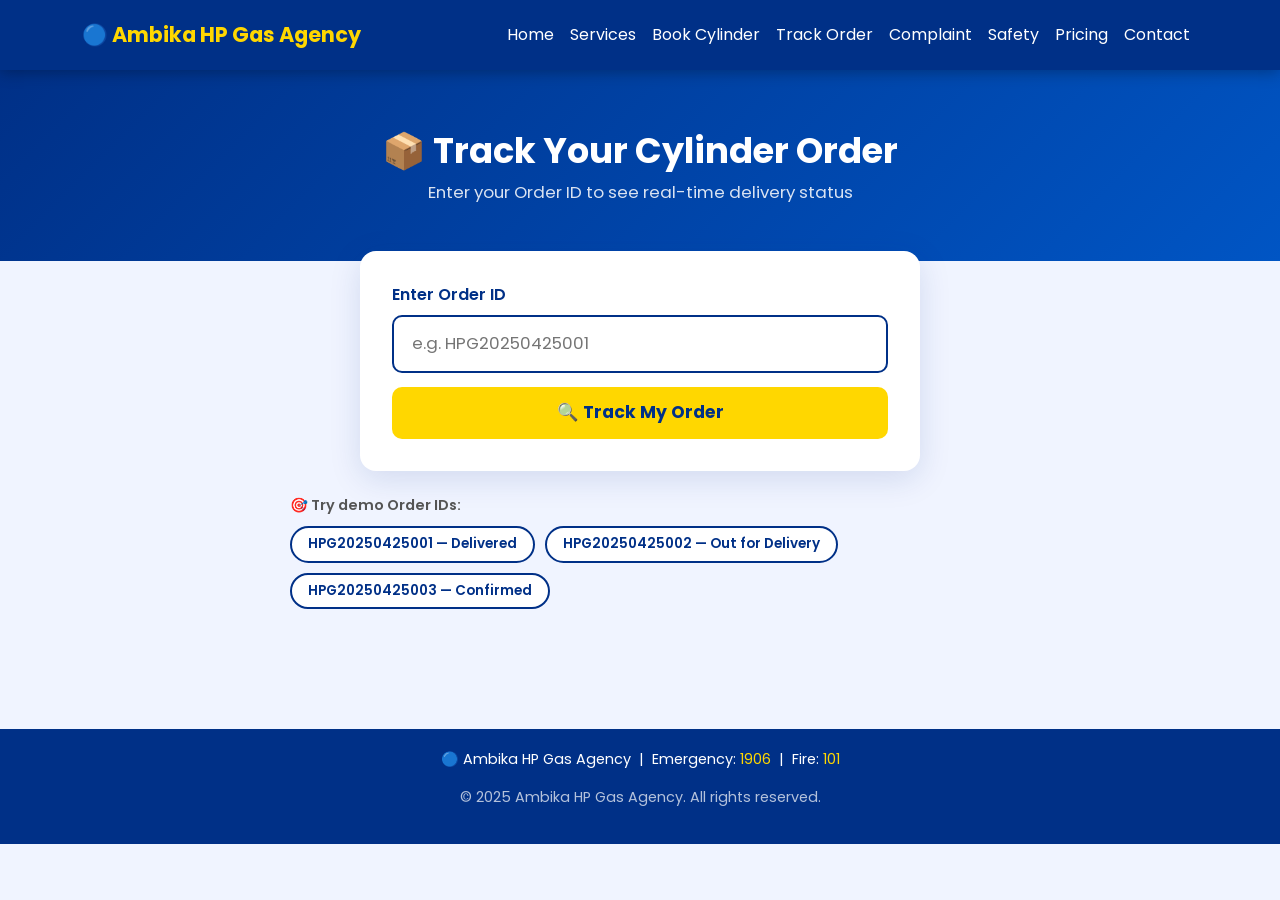
<file: tracking.html>
<!DOCTYPE html>
<html lang="en">
<head>
  <meta charset="UTF-8" />
  <meta name="viewport" content="width=device-width, initial-scale=1.0"/>
  <title>Track Order – Ambika HP Gas Agency</title>
  <link rel="stylesheet" href="css/style.css"/>
  <link href="https://cdn.jsdelivr.net/npm/bootstrap@5.3.0/dist/css/bootstrap.min.css" rel="stylesheet"/>
  <link href="https://fonts.googleapis.com/css2?family=Poppins:wght@400;500;600;700&display=swap" rel="stylesheet"/>
  <style>
    body { font-family: 'Poppins', sans-serif; background: #f0f4ff; }
 
    /* NAVBAR */
    .navbar { background: #003087; }
    .navbar-brand { color: #FFD700 !important; font-weight: 700; font-size: 1.3rem; }
    .nav-link { color: #fff !important; }
    .nav-link:hover { color: #FFD700 !important; }
 
    /* HERO */
    .track-hero {
      background: linear-gradient(135deg, #003087 0%, #0055c4 100%);
      color: white;
      padding: 60px 0 40px;
      text-align: center;
    }
    .track-hero h1 { font-size: 2.2rem; font-weight: 700; }
    .track-hero p { opacity: 0.85; font-size: 1.05rem; }
 
    /* SEARCH BOX */
    .search-box {
      background: white;
      border-radius: 16px;
      padding: 32px;
      box-shadow: 0 8px 32px rgba(0,48,135,0.13);
      max-width: 560px;
      margin: -30px auto 0;
      position: relative;
      z-index: 10;
    }
    .search-box input {
      border: 2px solid #003087;
      border-radius: 10px;
      padding: 14px 18px;
      font-size: 1.05rem;
      width: 100%;
      margin-bottom: 14px;
      outline: none;
      transition: border 0.2s;
    }
    .search-box input:focus { border-color: #FFD700; }
    .btn-track {
      background: #FFD700;
      color: #003087;
      font-weight: 700;
      border: none;
      border-radius: 10px;
      padding: 13px 0;
      width: 100%;
      font-size: 1.08rem;
      cursor: pointer;
      transition: background 0.2s, transform 0.15s;
    }
    .btn-track:hover { background: #e6c200; transform: translateY(-2px); }
 
    /* RESULT CARD */
    .result-card {
      background: white;
      border-radius: 16px;
      box-shadow: 0 8px 32px rgba(0,48,135,0.10);
      padding: 32px;
      max-width: 700px;
      margin: 36px auto;
      display: none;
    }
    .result-card.show { display: block; animation: fadeIn 0.4s; }
    @keyframes fadeIn { from { opacity:0; transform:translateY(20px);} to {opacity:1; transform:translateY(0);} }
 
    .order-header {
      display: flex;
      justify-content: space-between;
      align-items: flex-start;
      flex-wrap: wrap;
      gap: 10px;
      margin-bottom: 24px;
    }
    .order-id { font-size: 1.3rem; font-weight: 700; color: #003087; }
    .order-id span { color: #888; font-size: 0.9rem; font-weight: 400; display: block; }
 
    .status-badge {
      padding: 7px 18px;
      border-radius: 20px;
      font-weight: 600;
      font-size: 0.95rem;
    }
    .badge-delivered { background: #e6f9ef; color: #1a7a4a; }
    .badge-transit   { background: #fff3cd; color: #856404; }
    .badge-confirmed { background: #cfe2ff; color: #003087; }
    .badge-placed    { background: #f0f4ff; color: #555; }
 
    /* TIMELINE */
    .timeline { position: relative; padding: 10px 0; }
    .timeline::before {
      content: '';
      position: absolute;
      left: 24px;
      top: 0; bottom: 0;
      width: 3px;
      background: #e0e7ff;
      z-index: 0;
    }
    .tl-step {
      display: flex;
      align-items: flex-start;
      gap: 18px;
      margin-bottom: 28px;
      position: relative;
      z-index: 1;
    }
    .tl-icon {
      width: 48px; height: 48px;
      border-radius: 50%;
      display: flex; align-items: center; justify-content: center;
      font-size: 1.4rem;
      flex-shrink: 0;
      border: 3px solid #e0e7ff;
      background: #f0f4ff;
      transition: all 0.3s;
    }
    .tl-step.done .tl-icon {
      background: #003087;
      border-color: #003087;
      color: white;
      box-shadow: 0 4px 14px rgba(0,48,135,0.25);
    }
    .tl-step.active .tl-icon {
      background: #FFD700;
      border-color: #FFD700;
      color: #003087;
      box-shadow: 0 4px 14px rgba(255,215,0,0.4);
      animation: pulse 1.5s infinite;
    }
    @keyframes pulse {
      0%,100% { transform: scale(1); }
      50% { transform: scale(1.1); }
    }
    .tl-step.pending .tl-icon { color: #bbb; }
 
    .tl-info { flex: 1; padding-top: 8px; }
    .tl-title {
      font-weight: 600;
      font-size: 1rem;
      color: #222;
    }
    .tl-step.pending .tl-title { color: #aaa; }
    .tl-time { font-size: 0.82rem; color: #888; margin-top: 2px; }
    .tl-desc { font-size: 0.88rem; color: #555; margin-top: 4px; }
 
    /* DELIVERY INFO */
    .delivery-info {
      background: #f0f4ff;
      border-radius: 12px;
      padding: 18px 22px;
      margin-top: 18px;
      display: flex;
      gap: 24px;
      flex-wrap: wrap;
    }
    .di-item { flex: 1; min-width: 140px; }
    .di-label { font-size: 0.78rem; color: #888; font-weight: 500; text-transform: uppercase; letter-spacing: 0.5px; }
    .di-value { font-size: 1rem; color: #003087; font-weight: 600; margin-top: 2px; }
 
    /* DEMO ORDERS */
    .demo-section { max-width: 700px; margin: 0 auto 40px; }
    .demo-title { font-weight: 600; color: #555; font-size: 0.9rem; margin-bottom: 10px; }
    .demo-chips { display: flex; gap: 10px; flex-wrap: wrap; }
    .demo-chip {
      background: white;
      border: 2px solid #003087;
      color: #003087;
      border-radius: 20px;
      padding: 6px 16px;
      font-size: 0.85rem;
      font-weight: 600;
      cursor: pointer;
      transition: all 0.2s;
    }
    .demo-chip:hover { background: #003087; color: white; }
 
    /* NOT FOUND */
    .not-found {
      text-align: center;
      padding: 32px;
      display: none;
    }
    .not-found .nf-icon { font-size: 3rem; }
    .not-found p { color: #888; margin-top: 8px; }
 
    /* FOOTER */
    footer { background: #003087; color: white; text-align: center; padding: 20px; margin-top: 60px; font-size: 0.9rem; }
    footer a { color: #FFD700; text-decoration: none; }
  </style>
</head>
<body>
 
<!-- NAVBAR -->
<nav class="navbar navbar-expand-lg">
  <div class="container">
    <a class="navbar-brand" href="index.html">🔵 Ambika HP Gas Agency</a>
    <button class="navbar-toggler" type="button" data-bs-toggle="collapse" data-bs-target="#navMenu">
      <span class="navbar-toggler-icon" style="filter:invert(1)"></span>
    </button>
    <div class="collapse navbar-collapse" id="navMenu">
      <ul class="navbar-nav ms-auto">
        <li class="nav-item"><a class="nav-link" href="index.html">Home</a></li>
        <li class="nav-item"><a class="nav-link" href="services.html">Services</a></li>
        <li class="nav-item"><a class="nav-link" href="booking.html">Book Cylinder</a></li>
        <li class="nav-item"><a class="nav-link active" href="tracking.html">Track Order</a></li>
        <li class="nav-item"><a class="nav-link" href="complaint.html">Complaint</a></li>
        <li class="nav-item"><a class="nav-link" href="safety.html">Safety</a></li>
        <li class="nav-item"><a class="nav-link" href="pricing.html">Pricing</a></li>
        <li class="nav-item"><a class="nav-link" href="contact.html">Contact</a></li>
      </ul>
    </div>
  </div>
</nav>
 
<!-- HERO -->
<div class="track-hero">
  <div class="container">
    <h1>📦 Track Your Cylinder Order</h1>
    <p>Enter your Order ID to see real-time delivery status</p>
  </div>
</div>
 
<div class="container" style="padding-top: 20px; padding-bottom: 20px;">
 
  <!-- SEARCH BOX -->
  <div class="search-box">
    <label style="font-weight:600; color:#003087; margin-bottom:8px; display:block;">Enter Order ID</label>
    <input type="text" id="orderInput" placeholder="e.g. HPG20250425001" autocomplete="off"/>
    <button class="btn-track" onclick="trackOrder()">🔍 Track My Order</button>
  </div>
 
  <!-- DEMO CHIPS -->
  <div class="demo-section mt-4">
    <div class="demo-title">🎯 Try demo Order IDs:</div>
    <div class="demo-chips">
      <span class="demo-chip" onclick="loadDemo('HPG20250425001')">HPG20250425001 — Delivered</span>
      <span class="demo-chip" onclick="loadDemo('HPG20250425002')">HPG20250425002 — Out for Delivery</span>
      <span class="demo-chip" onclick="loadDemo('HPG20250425003')">HPG20250425003 — Confirmed</span>
    </div>
  </div>
 
  <!-- NOT FOUND -->
  <div class="not-found" id="notFound">
    <div class="nf-icon">😕</div>
    <h5>Order Not Found</h5>
    <p>Please check your Order ID and try again.<br/>Or call us at <strong>1906</strong></p>
  </div>
 
  <!-- RESULT CARD -->
  <div class="result-card" id="resultCard">
 
    <div class="order-header">
      <div>
        <div class="order-id" id="displayOrderId">
          HPG20250425001
          <span>Placed on: <span id="displayDate"></span></span>
        </div>
        <div style="margin-top:6px; color:#555; font-size:0.92rem;">
          Customer: <strong id="displayName">—</strong> &nbsp;|&nbsp; Consumer No: <strong id="displayConsumer">—</strong>
        </div>
      </div>
      <div class="status-badge" id="statusBadge">Out for Delivery 🚚</div>
    </div>
 
    <!-- TIMELINE -->
    <div class="timeline" id="timeline">
      <!-- Steps injected by JS -->
    </div>
 
    <!-- DELIVERY INFO -->
     <div style="text-align:center; margin:16px 0;">
  <img src="images/delivery.jpg.jpeg" style="height:100px; object-fit:contain;"/>
</div>
    <div class="delivery-info">
      <div class="di-item">
        <div class="di-label">Cylinder Type</div>
        <div class="di-value" id="diCylinder">14.2 kg</div>
      </div>
      <div class="di-item">
        <div class="di-label">Delivery Boy</div>
        <div class="di-value" id="diDelivery">Ravi Patil 📞 9876543210</div>
      </div>
      <div class="di-item">
        <div class="di-label">Expected / Delivered</div>
        <div class="di-value" id="diExpected">26 Apr, 2:00 PM</div>
      </div>
      <div class="di-item">
        <div class="di-label">Address</div>
        <div class="di-value" id="diAddress">Nashik, MH</div>
      </div>
    </div>
 
  </div><!-- /result-card -->
 
</div><!-- /container -->
 
<footer>
  <p>🔵 Ambika HP Gas Agency &nbsp;|&nbsp; Emergency: <a href="tel:1906">1906</a> &nbsp;|&nbsp; Fire: <a href="tel:101">101</a></p>
  <p style="margin-top:4px; opacity:0.7;">&copy; 2025 Ambika HP Gas Agency. All rights reserved.</p>
</footer>
 
<script src="https://cdn.jsdelivr.net/npm/bootstrap@5.3.0/dist/js/bootstrap.bundle.min.js"></script>
<script>
 
// Demo orders data
const demoOrders = {
  'HPG20250425001': {
    name: 'Priya Sharma',
    consumer: 'HP-MH-20341',
    date: '25 Apr 2025, 10:30 AM',
    cylinder: '14.2 kg (Commercial)',
    delivery: 'Ravi Patil 📞 9823456780',
    address: 'Nashik, Maharashtra',
    expected: '25 Apr, 3:30 PM',
    status: 'delivered',
    steps: [
      { icon: '✅', label: 'Order Placed', time: '25 Apr, 10:30 AM', desc: 'Your cylinder booking is received.', state: 'done' },
      { icon: '✅', label: 'Agency Confirmed', time: '25 Apr, 11:00 AM', desc: 'Ambika HP Gas Agency confirmed your order.', state: 'done' },
      { icon: '✅', label: 'Out for Delivery', time: '25 Apr, 1:00 PM', desc: 'Delivery boy Ravi Patil picked up your cylinder.', state: 'done' },
      { icon: '✅', label: 'Delivered', time: '25 Apr, 3:30 PM', desc: 'Cylinder delivered successfully. Thank you!', state: 'done' },
    ]
  },
  'HPG20250425002': {
    name: 'Rohit Jadhav',
    consumer: 'HP-MH-18902',
    date: '25 Apr 2025, 9:00 AM',
    cylinder: '14.2 kg (Domestic)',
    delivery: 'Suresh More 📞 9812345670',
    address: 'Nashik Road, Maharashtra',
    expected: '26 Apr, 12:00 PM',
    status: 'transit',
    steps: [
      { icon: '✅', label: 'Order Placed', time: '25 Apr, 9:00 AM', desc: 'Your cylinder booking is received.', state: 'done' },
      { icon: '✅', label: 'Agency Confirmed', time: '25 Apr, 9:45 AM', desc: 'Ambika HP Gas Agency confirmed your order.', state: 'done' },
      { icon: '🚚', label: 'Out for Delivery', time: '26 Apr, 9:00 AM', desc: 'Delivery boy Suresh More is on the way!', state: 'active' },
      { icon: '🏠', label: 'Delivered', time: 'Expected: 26 Apr, 12:00 PM', desc: 'Estimated delivery time.', state: 'pending' },
    ]
  },
  'HPG20250425003': {
    name: 'Sneha Kulkarni',
    consumer: 'HP-MH-22105',
    date: '25 Apr 2025, 2:00 PM',
    cylinder: '5 kg (Small)',
    delivery: 'To be assigned',
    address: 'Gangapur Road, Nashik',
    expected: '27 Apr, 11:00 AM',
    status: 'confirmed',
    steps: [
      { icon: '✅', label: 'Order Placed', time: '25 Apr, 2:00 PM', desc: 'Your cylinder booking is received.', state: 'done' },
      { icon: '📋', label: 'Agency Confirmed', time: '25 Apr, 2:30 PM', desc: 'Ambika HP Gas Agency is processing your order.', state: 'active' },
      { icon: '🚚', label: 'Out for Delivery', time: 'Scheduled: 27 Apr', desc: 'Delivery will be assigned soon.', state: 'pending' },
      { icon: '🏠', label: 'Delivered', time: 'Expected: 27 Apr, 11:00 AM', desc: 'Estimated delivery time.', state: 'pending' },
    ]
  }
};
 
function loadDemo(id) {
  document.getElementById('orderInput').value = id;
  trackOrder();
}
 
function trackOrder() {
  const input = document.getElementById('orderInput').value.trim().toUpperCase();
  const resultCard = document.getElementById('resultCard');
  const notFound = document.getElementById('notFound');
 
  resultCard.classList.remove('show');
  notFound.style.display = 'none';
 
  if (!input) { alert('Please enter your Order ID!'); return; }
 
  // Check localStorage (booked from booking page)
  let order = null;
  const saved = localStorage.getItem('hpgas_booking_' + input);
  if (saved) {
    const b = JSON.parse(saved);
    order = {
      name: b.name || 'Customer',
      consumer: b.consumer || 'N/A',
      date: b.date || new Date().toLocaleString(),
      cylinder: b.cylinder || '14.2 kg',
      delivery: 'To be assigned',
      address: b.address || 'Nashik, MH',
      expected: 'Within 24-48 hours',
      status: 'placed',
      steps: [
        { icon: '✅', label: 'Order Placed', time: b.date || new Date().toLocaleString(), desc: 'Your cylinder booking is received.', state: 'done' },
        { icon: '⏳', label: 'Agency Confirming', time: 'Processing...', desc: 'Agency will confirm shortly.', state: 'active' },
        { icon: '🚚', label: 'Out for Delivery', time: 'Pending', desc: 'Delivery will be assigned after confirmation.', state: 'pending' },
        { icon: '🏠', label: 'Delivered', time: 'Pending', desc: 'Estimated: within 24-48 hours.', state: 'pending' },
      ]
    };
  }
 
  // Check demo orders
  if (!order && demoOrders[input]) {
    order = demoOrders[input];
  }
 
  if (!order) {
    notFound.style.display = 'block';
    return;
  }
 
  // Populate card
  document.getElementById('displayOrderId').innerHTML = input + '<span>Placed on: ' + order.date + '</span>';
  document.getElementById('displayName').textContent = order.name;
  document.getElementById('displayConsumer').textContent = order.consumer;
  document.getElementById('diCylinder').textContent = order.cylinder;
  document.getElementById('diDelivery').textContent = order.delivery;
  document.getElementById('diExpected').textContent = order.expected;
  document.getElementById('diAddress').textContent = order.address;
 
  // Status badge
  const badge = document.getElementById('statusBadge');
  const badgeMap = {
    delivered: ['Delivered ✅', 'badge-delivered'],
    transit:   ['Out for Delivery 🚚', 'badge-transit'],
    confirmed: ['Confirmed 📋', 'badge-confirmed'],
    placed:    ['Order Placed 🕐', 'badge-placed'],
  };
  const [label, cls] = badgeMap[order.status] || badgeMap.placed;
  badge.textContent = label;
  badge.className = 'status-badge ' + cls;
 
  // Build timeline
  const tl = document.getElementById('timeline');
  tl.innerHTML = '';
  order.steps.forEach(step => {
    const div = document.createElement('div');
    div.className = 'tl-step ' + step.state;
    div.innerHTML = `
      <div class="tl-icon">${step.icon}</div>
      <div class="tl-info">
        <div class="tl-title">${step.label}</div>
        <div class="tl-time">${step.time}</div>
        <div class="tl-desc">${step.desc}</div>
      </div>
    `;
    tl.appendChild(div);
  });
 
  resultCard.classList.add('show');
  resultCard.scrollIntoView({ behavior: 'smooth', block: 'start' });
}
 
// Allow Enter key
document.getElementById('orderInput').addEventListener('keydown', function(e) {
  if (e.key === 'Enter') trackOrder();
});
</script>
 
</body>
</html>
</file>
<file: css/style.css>
/* =============================================
   HP GAS CONNECT - Main Stylesheet
   ============================================= */

@import url('https://fonts.googleapis.com/css2?family=Poppins:wght@300;400;500;600;700;800&family=Rajdhani:wght@500;600;700&display=swap');

/* ---- CSS Variables ---- */
:root {
  --hp-blue: #003087;
  --hp-dark-blue: #001f5b;
  --hp-yellow: #FFD700;
  --hp-orange: #FF6B00;
  --white: #ffffff;
  --light-gray: #f5f7fa;
  --gray: #6c757d;
  --dark: #1a1a2e;
  --success: #28a745;
  --danger: #dc3545;
  --warning: #ffc107;
  --shadow: 0 4px 20px rgba(0, 48, 135, 0.15);
  --shadow-hover: 0 8px 30px rgba(0, 48, 135, 0.25);
  --radius: 12px;
  --transition: all 0.3s ease;
}

/* ---- Reset & Base ---- */
* {
  margin: 0;
  padding: 0;
  box-sizing: border-box;
}

body {
  font-family: 'Poppins', sans-serif;
  background-color: var(--light-gray);
  color: var(--dark);
  overflow-x: hidden;
}

a {
  text-decoration: none;
  color: inherit;
}

img {
  max-width: 100%;
}

ul {
  list-style: none;
}

/* =============================================
   NAVBAR
   ============================================= */
.navbar {
  background: var(--hp-blue);
  padding: 0 40px;
  display: flex;
  align-items: center;
  justify-content: space-between;
  height: 70px;
  position: sticky;
  top: 0;
  z-index: 1000;
  box-shadow: 0 2px 15px rgba(0,0,0,0.3);
}

.navbar-brand {
  display: flex;
  align-items: center;
  gap: 12px;
}

.navbar-brand .logo-icon {
  width: 45px;
  height: 45px;
  background: var(--hp-yellow);
  border-radius: 50%;
  display: flex;
  align-items: center;
  justify-content: center;
  font-size: 22px;
  font-weight: 800;
  color: var(--hp-blue);
  font-family: 'Rajdhani', sans-serif;
}

.navbar-brand .brand-text {
  color: var(--white);
  font-family: 'Rajdhani', sans-serif;
  font-size: 22px;
  font-weight: 700;
  letter-spacing: 1px;
}

.navbar-brand .brand-text span {
  color: var(--hp-yellow);
}

.nav-links {
  display: flex;
  align-items: center;
  gap: 5px;
}

.nav-links a {
  color: rgba(255,255,255,0.85);
  padding: 8px 14px;
  border-radius: 8px;
  font-size: 14px;
  font-weight: 500;
  transition: var(--transition);
}

.nav-links a:hover,
.nav-links a.active {
  background: rgba(255, 215, 0, 0.2);
  color: var(--hp-yellow);
}

.nav-emergency {
  background: var(--danger) !important;
  color: white !important;
  border-radius: 8px;
  padding: 8px 16px !important;
  font-weight: 600 !important;
}

.nav-emergency:hover {
  background: #c0392b !important;
  color: white !important;
}

/* =============================================
   HERO SECTION
   ============================================= */
.hero {
  background: linear-gradient(135deg, var(--hp-dark-blue) 0%, var(--hp-blue) 60%, #1a56b0 100%);
  color: white;
  padding: 80px 40px;
  text-align: center;
  position: relative;
  overflow: hidden;
}

.hero::before {
  content: '';
  position: absolute;
  top: -50%;
  right: -10%;
  width: 500px;
  height: 500px;
  background: rgba(255, 215, 0, 0.07);
  border-radius: 50%;
}

.hero::after {
  content: '';
  position: absolute;
  bottom: -30%;
  left: -5%;
  width: 350px;
  height: 350px;
  background: rgba(255, 215, 0, 0.05);
  border-radius: 50%;
}

.hero-content {
  position: relative;
  z-index: 1;
}

.hero h1 {
  font-family: 'Rajdhani', sans-serif;
  font-size: 52px;
  font-weight: 700;
  margin-bottom: 16px;
  line-height: 1.2;
}

.hero h1 span {
  color: var(--hp-yellow);
}

.hero p {
  font-size: 18px;
  color: rgba(255,255,255,0.8);
  margin-bottom: 40px;
  max-width: 600px;
  margin-left: auto;
  margin-right: auto;
}

.hero-btns {
  display: flex;
  gap: 16px;
  justify-content: center;
  flex-wrap: wrap;
}

/* =============================================
   BUTTONS
   ============================================= */
.btn {
  padding: 13px 28px;
  border-radius: 10px;
  font-size: 15px;
  font-weight: 600;
  cursor: pointer;
  border: none;
  transition: var(--transition);
  font-family: 'Poppins', sans-serif;
  display: inline-flex;
  align-items: center;
  gap: 8px;
}

.btn-primary {
  background: var(--hp-yellow);
  color: var(--hp-blue);
}

.btn-primary:hover {
  background: #e6c200;
  transform: translateY(-2px);
  box-shadow: 0 6px 20px rgba(255, 215, 0, 0.4);
}

.btn-outline {
  background: transparent;
  color: white;
  border: 2px solid rgba(255,255,255,0.6);
}

.btn-outline:hover {
  background: rgba(255,255,255,0.1);
  border-color: white;
  transform: translateY(-2px);
}

.btn-blue {
  background: var(--hp-blue);
  color: white;
}

.btn-blue:hover {
  background: var(--hp-dark-blue);
  transform: translateY(-2px);
  box-shadow: var(--shadow-hover);
}

.btn-danger {
  background: var(--danger);
  color: white;
}

.btn-danger:hover {
  background: #c0392b;
  transform: translateY(-2px);
}

.btn-success {
  background: var(--success);
  color: white;
}

.btn-success:hover {
  background: #218838;
  transform: translateY(-2px);
}

/* =============================================
   SECTION COMMON
   ============================================= */
.section {
  padding: 60px 40px;
}

.section-title {
  text-align: center;
  margin-bottom: 40px;
}

.section-title h2 {
  font-family: 'Rajdhani', sans-serif;
  font-size: 36px;
  font-weight: 700;
  color: var(--hp-blue);
  margin-bottom: 10px;
}

.section-title p {
  color: var(--gray);
  font-size: 16px;
}

.section-title .underline {
  width: 60px;
  height: 4px;
  background: var(--hp-yellow);
  margin: 12px auto 0;
  border-radius: 2px;
}

/* =============================================
   CARDS
   ============================================= */
.cards-grid {
  display: grid;
  grid-template-columns: repeat(auto-fit, minmax(250px, 1fr));
  gap: 24px;
  max-width: 1200px;
  margin: 0 auto;
}

.card {
  background: white;
  border-radius: var(--radius);
  padding: 30px 24px;
  box-shadow: var(--shadow);
  transition: var(--transition);
  text-align: center;
  border-top: 4px solid var(--hp-blue);
}

.card:hover {
  transform: translateY(-6px);
  box-shadow: var(--shadow-hover);
}

.card-icon {
  width: 65px;
  height: 65px;
  background: linear-gradient(135deg, var(--hp-blue), #1a56b0);
  border-radius: 50%;
  display: flex;
  align-items: center;
  justify-content: center;
  font-size: 28px;
  margin: 0 auto 18px;
}

.card h3 {
  font-size: 18px;
  font-weight: 600;
  color: var(--hp-dark-blue);
  margin-bottom: 10px;
}

.card p {
  color: var(--gray);
  font-size: 14px;
  line-height: 1.6;
}

/* =============================================
   TICKER / MARQUEE
   ============================================= */
.ticker-bar {
  background: var(--hp-yellow);
  color: var(--hp-blue);
  padding: 10px 0;
  font-weight: 600;
  font-size: 14px;
  overflow: hidden;
  white-space: nowrap;
}

.ticker-content {
  display: inline-block;
  animation: ticker 30s linear infinite;
}

@keyframes ticker {
  0% { transform: translateX(100vw); }
  100% { transform: translateX(-100%); }
}

/* =============================================
   FORMS
   ============================================= */
.form-container {
  background: white;
  border-radius: var(--radius);
  padding: 40px;
  box-shadow: var(--shadow);
  max-width: 650px;
  margin: 0 auto;
}

.form-title {
  font-family: 'Rajdhani', sans-serif;
  font-size: 28px;
  font-weight: 700;
  color: var(--hp-blue);
  margin-bottom: 8px;
}

.form-subtitle {
  color: var(--gray);
  font-size: 14px;
  margin-bottom: 30px;
}

.form-group {
  margin-bottom: 20px;
}

.form-group label {
  display: block;
  font-size: 14px;
  font-weight: 600;
  color: var(--hp-dark-blue);
  margin-bottom: 7px;
}

.form-group label span.required {
  color: var(--danger);
}

.form-control {
  width: 100%;
  padding: 12px 16px;
  border: 2px solid #e0e6f0;
  border-radius: 10px;
  font-size: 15px;
  font-family: 'Poppins', sans-serif;
  transition: var(--transition);
  background: #fafbff;
  color: var(--dark);
}

.form-control:focus {
  outline: none;
  border-color: var(--hp-blue);
  background: white;
  box-shadow: 0 0 0 3px rgba(0, 48, 135, 0.1);
}

.form-row {
  display: grid;
  grid-template-columns: 1fr 1fr;
  gap: 16px;
}

.form-note {
  background: #e8f0fe;
  border-left: 4px solid var(--hp-blue);
  padding: 12px 16px;
  border-radius: 0 10px 10px 0;
  font-size: 13px;
  color: var(--hp-blue);
  margin-bottom: 24px;
}

/* =============================================
   ORDER ID DISPLAY
   ============================================= */
.order-success {
  display: none;
  background: linear-gradient(135deg, #e8f5e9, #f1f8e9);
  border: 2px solid var(--success);
  border-radius: var(--radius);
  padding: 30px;
  text-align: center;
  margin-top: 24px;
}

.order-success.show {
  display: block;
  animation: fadeIn 0.5s ease;
}

.order-id-badge {
  background: var(--hp-blue);
  color: var(--hp-yellow);
  font-family: 'Rajdhani', sans-serif;
  font-size: 28px;
  font-weight: 700;
  padding: 12px 24px;
  border-radius: 10px;
  display: inline-block;
  margin: 12px 0;
  letter-spacing: 2px;
}

/* =============================================
   TRACKING PAGE
   ============================================= */
.tracking-container {
  max-width: 700px;
  margin: 0 auto;
}

.track-search {
  background: white;
  border-radius: var(--radius);
  padding: 30px;
  box-shadow: var(--shadow);
  margin-bottom: 30px;
}

.track-input-group {
  display: flex;
  gap: 12px;
}

.track-input-group .form-control {
  flex: 1;
}

.timeline {
  background: white;
  border-radius: var(--radius);
  padding: 35px;
  box-shadow: var(--shadow);
  display: none;
}

.timeline.show {
  display: block;
  animation: fadeIn 0.5s ease;
}

.timeline-header {
  display: flex;
  justify-content: space-between;
  align-items: center;
  margin-bottom: 30px;
  padding-bottom: 20px;
  border-bottom: 2px solid #eee;
}

.timeline-order-id {
  font-family: 'Rajdhani', sans-serif;
  font-size: 20px;
  font-weight: 700;
  color: var(--hp-blue);
}

.status-badge {
  padding: 6px 16px;
  border-radius: 20px;
  font-size: 13px;
  font-weight: 600;
}

.status-badge.delivered { background: #d4edda; color: #155724; }
.status-badge.transit { background: #fff3cd; color: #856404; }
.status-badge.pending { background: #d1ecf1; color: #0c5460; }

.timeline-steps {
  position: relative;
  padding-left: 40px;
}

.timeline-steps::before {
  content: '';
  position: absolute;
  left: 16px;
  top: 0;
  bottom: 0;
  width: 3px;
  background: #e0e6f0;
}

.timeline-step {
  position: relative;
  padding: 0 0 30px 30px;
}

.timeline-step:last-child {
  padding-bottom: 0;
}

.step-dot {
  position: absolute;
  left: -32px;
  top: 2px;
  width: 32px;
  height: 32px;
  border-radius: 50%;
  display: flex;
  align-items: center;
  justify-content: center;
  font-size: 14px;
  z-index: 1;
}

.step-dot.done {
  background: var(--success);
  color: white;
}

.step-dot.active {
  background: var(--hp-yellow);
  color: var(--hp-blue);
  box-shadow: 0 0 0 4px rgba(255, 215, 0, 0.3);
  animation: pulse 1.5s infinite;
}

.step-dot.pending {
  background: #e0e6f0;
  color: var(--gray);
}

@keyframes pulse {
  0%, 100% { box-shadow: 0 0 0 4px rgba(255, 215, 0, 0.3); }
  50% { box-shadow: 0 0 0 8px rgba(255, 215, 0, 0.1); }
}

.step-content h4 {
  font-size: 16px;
  font-weight: 600;
  color: var(--hp-dark-blue);
  margin-bottom: 4px;
}

.step-content p {
  font-size: 13px;
  color: var(--gray);
}

.step-content .step-time {
  font-size: 12px;
  color: var(--hp-blue);
  font-weight: 500;
  margin-top: 4px;
}

.delivery-boy-card {
  background: #f0f4ff;
  border-radius: 10px;
  padding: 16px 20px;
  margin-top: 24px;
  display: flex;
  align-items: center;
  gap: 16px;
}

.delivery-boy-avatar {
  width: 50px;
  height: 50px;
  background: var(--hp-blue);
  border-radius: 50%;
  display: flex;
  align-items: center;
  justify-content: center;
  font-size: 22px;
}

.delivery-boy-info h4 {
  font-size: 15px;
  font-weight: 600;
  color: var(--hp-dark-blue);
}

.delivery-boy-info p {
  font-size: 13px;
  color: var(--gray);
}

/* =============================================
   COMPLAINT PAGE
   ============================================= */
.complaint-types {
  display: grid;
  grid-template-columns: repeat(auto-fit, minmax(150px, 1fr));
  gap: 12px;
  margin-bottom: 20px;
}

.complaint-type-card {
  border: 2px solid #e0e6f0;
  border-radius: 10px;
  padding: 16px 12px;
  text-align: center;
  cursor: pointer;
  transition: var(--transition);
}

.complaint-type-card:hover,
.complaint-type-card.selected {
  border-color: var(--hp-blue);
  background: #e8f0fe;
}

.complaint-type-card .ct-icon {
  font-size: 28px;
  margin-bottom: 8px;
}

.complaint-type-card p {
  font-size: 13px;
  font-weight: 500;
  color: var(--hp-dark-blue);
}

.file-upload-area {
  border: 2px dashed #b0c4de;
  border-radius: 10px;
  padding: 30px;
  text-align: center;
  cursor: pointer;
  transition: var(--transition);
  background: #fafbff;
}

.file-upload-area:hover {
  border-color: var(--hp-blue);
  background: #e8f0fe;
}

.file-upload-area .upload-icon {
  font-size: 36px;
  margin-bottom: 10px;
}

.file-upload-area p {
  color: var(--gray);
  font-size: 14px;
}

/* =============================================
   SAFETY PAGE
   ============================================= */
.emergency-banner {
  background: linear-gradient(135deg, #c0392b, #e74c3c);
  color: white;
  padding: 30px 40px;
  text-align: center;
}

.emergency-banner h2 {
  font-family: 'Rajdhani', sans-serif;
  font-size: 32px;
  font-weight: 700;
  margin-bottom: 16px;
}

.emergency-numbers {
  display: flex;
  justify-content: center;
  gap: 24px;
  flex-wrap: wrap;
}

.emergency-num {
  background: rgba(255,255,255,0.15);
  border: 2px solid rgba(255,255,255,0.4);
  border-radius: 12px;
  padding: 14px 24px;
  text-align: center;
}

.emergency-num .num {
  font-family: 'Rajdhani', sans-serif;
  font-size: 32px;
  font-weight: 700;
  color: var(--hp-yellow);
}

.emergency-num .label {
  font-size: 13px;
  opacity: 0.9;
}

.safety-steps {
  display: grid;
  grid-template-columns: repeat(auto-fit, minmax(280px, 1fr));
  gap: 20px;
  max-width: 1100px;
  margin: 0 auto;
}

.safety-step-card {
  background: white;
  border-radius: var(--radius);
  padding: 24px;
  box-shadow: var(--shadow);
  display: flex;
  gap: 16px;
  align-items: flex-start;
  border-left: 5px solid var(--danger);
}

.step-number {
  background: var(--danger);
  color: white;
  width: 36px;
  height: 36px;
  border-radius: 50%;
  display: flex;
  align-items: center;
  justify-content: center;
  font-weight: 700;
  font-size: 16px;
  flex-shrink: 0;
}

.dos-donts {
  display: grid;
  grid-template-columns: 1fr 1fr;
  gap: 24px;
  max-width: 1000px;
  margin: 0 auto;
}

.dos-card {
  background: #d4edda;
  border-radius: var(--radius);
  padding: 24px;
  border-top: 4px solid var(--success);
}

.donts-card {
  background: #f8d7da;
  border-radius: var(--radius);
  padding: 24px;
  border-top: 4px solid var(--danger);
}

.dos-card h3, .donts-card h3 {
  font-size: 20px;
  font-weight: 700;
  margin-bottom: 16px;
}

.dos-card h3 { color: var(--success); }
.donts-card h3 { color: var(--danger); }

.dos-card li, .donts-card li {
  padding: 8px 0;
  border-bottom: 1px solid rgba(0,0,0,0.07);
  font-size: 14px;
  display: flex;
  align-items: center;
  gap: 10px;
}

.video-section {
  background: var(--hp-dark-blue);
  padding: 60px 40px;
  text-align: center;
}

.video-section h2 {
  font-family: 'Rajdhani', sans-serif;
  font-size: 32px;
  color: white;
  margin-bottom: 10px;
}

.video-section p {
  color: rgba(255,255,255,0.7);
  margin-bottom: 30px;
}

.video-wrapper {
  max-width: 720px;
  margin: 0 auto;
  border-radius: var(--radius);
  overflow: hidden;
  box-shadow: 0 10px 40px rgba(0,0,0,0.4);
}

.video-wrapper iframe {
  width: 100%;
  height: 400px;
  border: none;
}

/* =============================================
   PRICING PAGE
   ============================================= */
.pricing-table {
  width: 100%;
  max-width: 900px;
  margin: 0 auto;
  border-collapse: collapse;
  background: white;
  border-radius: var(--radius);
  overflow: hidden;
  box-shadow: var(--shadow);
}

.pricing-table thead {
  background: var(--hp-blue);
  color: white;
}

.pricing-table th {
  padding: 16px 20px;
  font-size: 15px;
  font-weight: 600;
  text-align: left;
}

.pricing-table td {
  padding: 14px 20px;
  font-size: 14px;
  border-bottom: 1px solid #eee;
}

.pricing-table tr:last-child td {
  border-bottom: none;
}

.pricing-table tr:hover td {
  background: #f0f4ff;
}

.price-amount {
  font-weight: 700;
  color: var(--hp-blue);
  font-size: 16px;
}

/* =============================================
   CONTACT PAGE
   ============================================= */
.contact-grid {
  display: grid;
  grid-template-columns: 1fr 1fr;
  gap: 30px;
  max-width: 1100px;
  margin: 0 auto;
}

.contact-info-card {
  background: var(--hp-blue);
  border-radius: var(--radius);
  padding: 40px;
  color: white;
}

.contact-info-card h3 {
  font-family: 'Rajdhani', sans-serif;
  font-size: 28px;
  margin-bottom: 24px;
  color: var(--hp-yellow);
}

.contact-item {
  display: flex;
  gap: 14px;
  align-items: flex-start;
  margin-bottom: 20px;
}

.contact-item-icon {
  font-size: 20px;
  margin-top: 2px;
}

.contact-item-text h4 {
  font-size: 15px;
  font-weight: 600;
  margin-bottom: 4px;
}

.contact-item-text p {
  font-size: 14px;
  opacity: 0.8;
}

.map-container {
  border-radius: var(--radius);
  overflow: hidden;
  box-shadow: var(--shadow);
  margin-top: 30px;
  max-width: 1100px;
  margin-left: auto;
  margin-right: auto;
}

.map-container iframe {
  width: 100%;
  height: 300px;
  border: none;
}

/* =============================================
   FOOTER
   ============================================= */
.footer {
  background: var(--hp-dark-blue);
  color: white;
  padding: 50px 40px 20px;
}

.footer-grid {
  display: grid;
  grid-template-columns: 2fr 1fr 1fr 1fr;
  gap: 40px;
  margin-bottom: 40px;
}

.footer-brand p {
  font-size: 14px;
  color: rgba(255,255,255,0.6);
  margin-top: 12px;
  line-height: 1.7;
}

.footer h4 {
  font-size: 16px;
  font-weight: 600;
  color: var(--hp-yellow);
  margin-bottom: 16px;
}

.footer ul li {
  margin-bottom: 10px;
}

.footer ul li a {
  color: rgba(255,255,255,0.6);
  font-size: 14px;
  transition: var(--transition);
}

.footer ul li a:hover {
  color: var(--hp-yellow);
}

.footer-bottom {
  border-top: 1px solid rgba(255,255,255,0.1);
  padding-top: 20px;
  text-align: center;
  color: rgba(255,255,255,0.5);
  font-size: 13px;
}

/* =============================================
   ANIMATIONS
   ============================================= */
@keyframes fadeIn {
  from { opacity: 0; transform: translateY(20px); }
  to { opacity: 1; transform: translateY(0); }
}

.fade-in {
  animation: fadeIn 0.6s ease forwards;
}

/* =============================================
   RESPONSIVE
   ============================================= */
@media (max-width: 768px) {
  .navbar {
    padding: 0 20px;
    flex-wrap: wrap;
    height: auto;
    padding: 12px 20px;
  }

  .nav-links {
    display: none;
  }

  .hero h1 {
    font-size: 32px;
  }

  .section {
    padding: 40px 20px;
  }

  .form-row {
    grid-template-columns: 1fr;
  }

  .dos-donts {
    grid-template-columns: 1fr;
  }

  .contact-grid {
    grid-template-columns: 1fr;
  }

  .footer-grid {
    grid-template-columns: 1fr 1fr;
  }

  .track-input-group {
    flex-direction: column;
  }
}

/* =============================================
   UTILITY CLASSES
   ============================================= */
.text-center { text-align: center; }
.text-yellow { color: var(--hp-yellow); }
.text-blue { color: var(--hp-blue); }
.text-danger { color: var(--danger); }
.text-success { color: var(--success); }
.mt-10 { margin-top: 10px; }
.mt-20 { margin-top: 20px; }
.mt-30 {margin-top: 30px; }
.mb-20 { margin-bottom: 20px; }
.bg-white { background: white; }
.bg-light { background: var(--light-gray); }
.container { max-width: 1200px; margin: 0 auto; }
</file>
